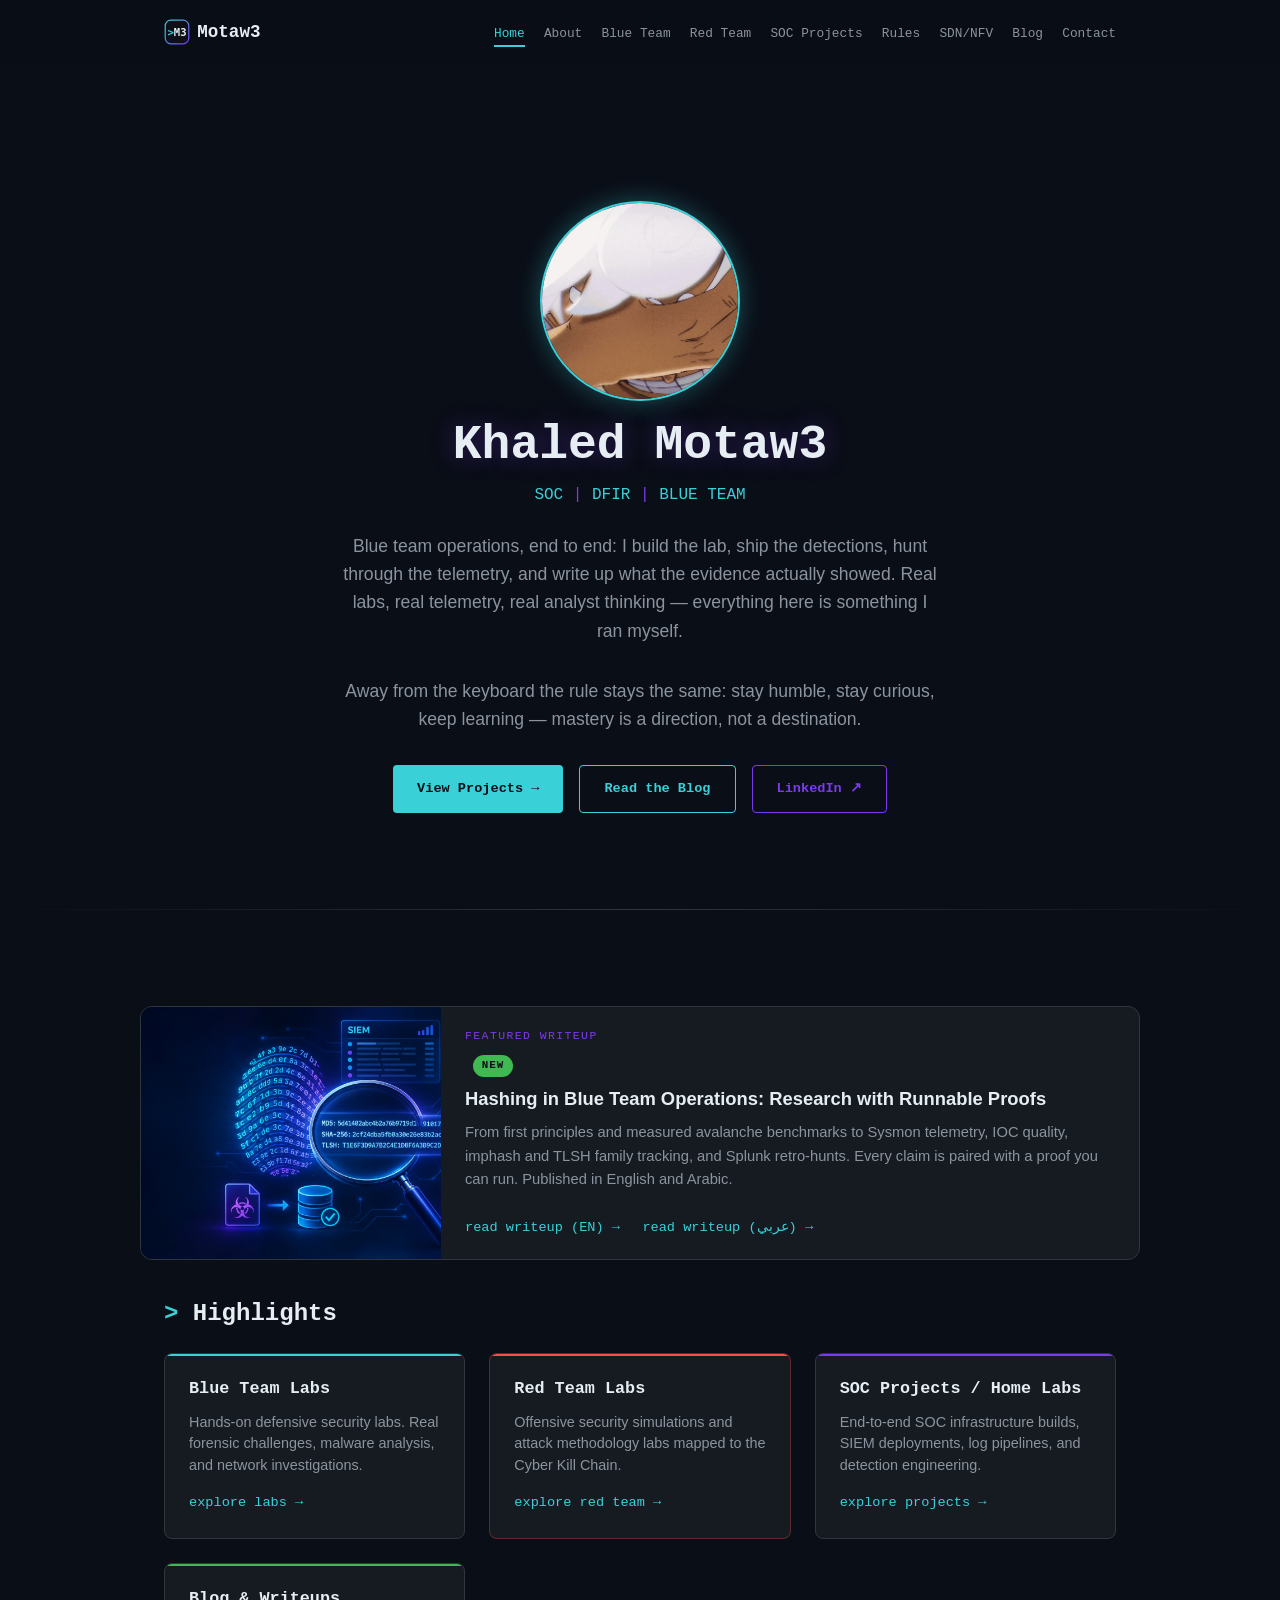
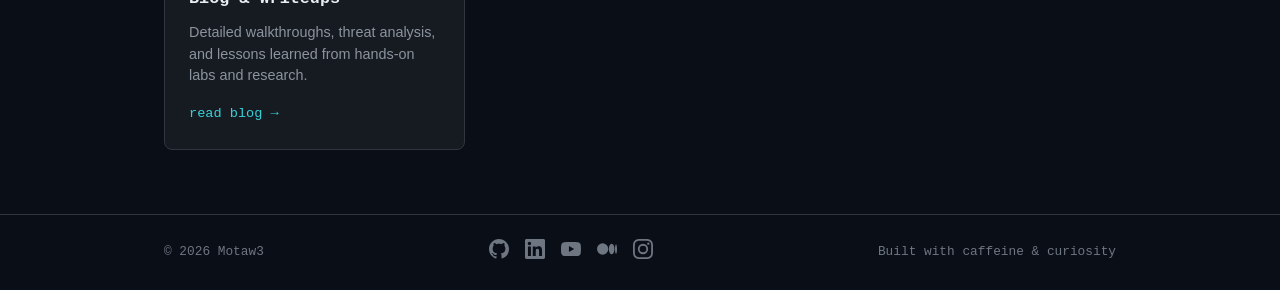
<file: index.html>
<!DOCTYPE html>
<html lang="en">
<head>
    <meta charset="UTF-8">
    <meta name="viewport" content="width=device-width, initial-scale=1.0">
    <title>> Motaw3 > SOC Analyst</title>
    <meta name="description" content="SOC Analyst portfolio - Blue team labs, red team projects, SOC home labs, SDN/NFV research, and cybersecurity writeups.">
    <link rel="preload" href="style.css?v=2" as="style">
    <link rel="stylesheet" href="style.css?v=2">
    <link rel="icon" type="image/svg+xml" href="assets/motaw3-logo.svg">
</head>
<body>
    <nav class="navbar">
        <div class="container">
            <a href="index.html" class="logo" aria-label="Motaw3 - home"><img src="assets/motaw3-logo.svg" alt="" class="logo-mark">Motaw3</a>
            <div class="hamburger">
                <span></span>
                <span></span>
                <span></span>
            </div>
            <ul class="nav-links">
                <li><a href="index.html">Home</a></li>
                <li><a href="about.html">About</a></li>
                <li><a href="blue-team.html">Blue Team</a></li>
                <li><a href="red-team.html">Red Team</a></li>
                <li><a href="soc-projects.html">SOC Projects</a></li>
                <li><a href="rules.html">Rules</a></li>
                <li><a href="sdn-nfv.html">SDN/NFV</a></li>
                <li><a href="blog.html">Blog</a></li>
                <li><a href="contact.html">Contact</a></li>
            </ul>
        </div>
    </nav>

    <main>
        <section class="hero">
            <div class="container">
                <figure class="hero-clip">
                    <video autoplay muted loop playsinline poster="assets/luffy-poster.jpg" aria-label="One Piece - Luffy clip">
                        <source src="assets/onepiece.mp4" type="video/mp4">
                        <img src="assets/onepiece.gif" alt="One Piece - Luffy clip">
                    </video>
                </figure>
                <h1 class="mono hero-name">Khaled Motaw3</h1>
                <p class="subtitle mono">SOC <span class="sep">|</span> DFIR <span class="sep">|</span> BLUE TEAM</p>
                <p class="tagline">Blue team operations, end to end: I build the lab, ship the detections, hunt through the telemetry, and write up what the evidence actually showed. Real labs, real telemetry, real analyst thinking &mdash; everything here is something I ran myself.</p>
                <p class="tagline tagline-close">Away from the keyboard the rule stays the same: stay humble, stay curious, keep learning &mdash; mastery is a direction, not a destination.</p>
                <div class="hero-cta">
                    <a href="soc-projects.html" class="btn btn-primary">View Projects &rarr;</a>
                    <a href="blog.html" class="btn btn-outline">Read the Blog</a>
                    <a href="https://www.linkedin.com/in/khaled-motawea-0861b1265/" target="_blank" rel="noopener" class="btn btn-outline-purple">LinkedIn &#8599;</a>
                </div>
            </div>
        </section>

        <div class="divider"></div>

        <section style="padding: 2rem 0;">
            <div class="container featured-wrap">
                <div class="featured-writeup">
                    <img src="assets/hashing/blog-hero-hashing.jpg" alt="Cover artwork of the hashing in blue team operations writeup" loading="lazy">
                    <div class="featured-body">
                        <span class="featured-kicker">Featured writeup</span><span class="badge-new" data-added="2026-11-28">New</span>
                        <h3>Hashing in Blue Team Operations: Research with Runnable Proofs</h3>
                        <p>From first principles and measured avalanche benchmarks to Sysmon telemetry, IOC quality, imphash and TLSH family tracking, and Splunk retro-hunts. Every claim is paired with a proof you can run. Published in English and Arabic.</p>
                        <div class="featured-links">
                            <a href="hashing-in-security-en.html">read writeup (EN) &rarr;</a>
                            <a href="hashing-in-security-ar.html">read writeup (&#1593;&#1585;&#1576;&#1610;) &rarr;</a>
                        </div>
                    </div>
                </div>
            </div>

            <div class="container" style="padding-top: 2.5rem;">
                <h2 class="section-title">Highlights</h2>
                <div class="card-grid">
                    <div class="card card-blue">
                        <h3 class="mono">Blue Team Labs</h3>
                        <p>Hands-on defensive security labs. Real forensic challenges, malware analysis, and network investigations.</p>
                        <a href="blue-team.html" class="read-more">explore labs →</a>
                    </div>
                    <div class="card card-red">
                        <h3 class="mono">Red Team Labs</h3>
                        <p>Offensive security simulations and attack methodology labs mapped to the Cyber Kill Chain.</p>
                        <a href="red-team.html" class="read-more">explore red team →</a>
                    </div>
                    <div class="card card-purple">
                        <h3 class="mono">SOC Projects / Home Labs</h3>
                        <p>End-to-end SOC infrastructure builds, SIEM deployments, log pipelines, and detection engineering.</p>
                        <a href="soc-projects.html" class="read-more">explore projects →</a>
                    </div>
                    <div class="card card-green">
                        <h3 class="mono">Blog & Writeups</h3>
                        <p>Detailed walkthroughs, threat analysis, and lessons learned from hands-on labs and research.</p>
                        <a href="blog.html" class="read-more">read blog →</a>
                    </div>
                </div>
            </div>
        </section>

    </main>

    <footer class="footer">
        <div class="container">
            <span class="footer-text">© 2026 Motaw3</span>
            <div class="social-links">
                <a href="https://github.com/Khaledak74" target="_blank" rel="noopener" aria-label="GitHub">
                    <svg width="20" height="20" viewBox="0 0 24 24" fill="currentColor"><path d="M12 0C5.37 0 0 5.37 0 12c0 5.31 3.435 9.795 8.205 11.385.6.105.825-.255.825-.57 0-.285-.015-1.23-.015-2.235-3.015.555-3.795-.735-4.035-1.41-.135-.345-.72-1.41-1.23-1.695-.42-.225-1.02-.78-.015-.795.945-.015 1.62.87 1.845 1.23 1.08 1.815 2.805 1.305 3.495.99.105-.78.42-1.305.765-1.605-2.67-.3-5.46-1.335-5.46-5.925 0-1.305.465-2.385 1.23-3.225-.12-.3-.54-1.53.12-3.18 0 0 1.005-.315 3.3 1.23.96-.27 1.98-.405 3-.405s2.04.135 3 .405c2.295-1.56 3.3-1.23 3.3-1.23.66 1.65.24 2.88.12 3.18.765.84 1.23 1.905 1.23 3.225 0 4.605-2.805 5.625-5.475 5.925.435.375.81 1.095.81 2.22 0 1.605-.015 2.895-.015 3.3 0 .315.225.69.825.57A12.02 12.02 0 0024 12c0-6.63-5.37-12-12-12z"/></svg>
                </a>
                <a href="https://www.linkedin.com/in/khaled-motawea-0861b1265/" target="_blank" rel="noopener" aria-label="LinkedIn">
                    <svg width="20" height="20" viewBox="0 0 24 24" fill="currentColor"><path d="M20.447 20.452h-3.554v-5.569c0-1.328-.027-3.037-1.852-3.037-1.853 0-2.136 1.445-2.136 2.939v5.667H9.351V9h3.414v1.561h.046c.477-.9 1.637-1.85 3.37-1.85 3.601 0 4.267 2.37 4.267 5.455v6.286zM5.337 7.433a2.062 2.062 0 01-2.063-2.065 2.064 2.064 0 112.063 2.065zm1.782 13.019H3.555V9h3.564v11.452zM22.225 0H1.771C.792 0 0 .774 0 1.729v20.542C0 23.227.792 24 1.771 24h20.451C23.2 24 24 23.227 24 22.271V1.729C24 .774 23.2 0 22.222 0h.003z"/></svg>
                </a>
                <a href="https://www.youtube.com/@Kmotawea" target="_blank" rel="noopener" aria-label="YouTube">
                    <svg width="20" height="20" viewBox="0 0 24 24" fill="currentColor"><path d="M23.498 6.186a3.016 3.016 0 0 0-2.122-2.136C19.505 3.545 12 3.545 12 3.545s-7.505 0-9.377.505A3.017 3.017 0 0 0 .502 6.186C0 8.07 0 12 0 12s0 3.93.502 5.814a3.016 3.016 0 0 0 2.122 2.136c1.871.505 9.376.505 9.376.505s7.505 0 9.377-.505a3.015 3.015 0 0 0 2.122-2.136C24 15.93 24 12 24 12s0-3.93-.502-5.814zM9.545 15.568V8.432L15.818 12l-6.273 3.568z"/></svg>
                </a>
                <a href="https://medium.com/@motaweak226" target="_blank" rel="noopener" aria-label="Medium">
                    <svg width="20" height="20" viewBox="0 0 24 24" fill="currentColor"><path d="M13.54 12a6.8 6.8 0 0 1-6.77 6.82A6.8 6.8 0 0 1 0 12a6.8 6.8 0 0 1 6.77-6.82A6.8 6.8 0 0 1 13.54 12zM20.96 12c0 3.54-1.51 6.42-3.38 6.42s-3.38-2.88-3.38-6.42 1.51-6.42 3.38-6.42 3.38 2.88 3.38 6.42zM24 12c0 3.17-.53 5.75-1.19 5.75s-1.19-2.58-1.19-5.75.53-5.75 1.19-5.75S24 8.83 24 12z"/></svg>
                </a>
                <a href="https://www.instagram.com/kmotawea16" target="_blank" rel="noopener" aria-label="Instagram">
                    <svg width="20" height="20" viewBox="0 0 24 24" fill="currentColor"><path d="M12 2.163c3.204 0 3.584.012 4.85.07 1.17.054 1.805.249 2.227.412.56.216.96.474 1.38.894.42.42.678.82.894 1.38.163.422.358 1.057.412 2.227.058 1.266.07 1.646.07 4.85s-.012 3.584-.07 4.85c-.054 1.17-.249 1.805-.412 2.227-.216.56-.474.96-.894 1.38-.42.42-.82.678-1.38.894-.422.163-1.057.358-2.227.412-1.266.058-1.646.07-4.85.07s-3.584-.012-4.85-.07c-1.17-.054-1.805-.249-2.227-.412-.56-.216-.96-.474-1.38-.894-.42-.42-.678-.82-.894-1.38-.163-.422-.358-1.057-.412-2.227-.058-1.266-.07-1.646-.07-4.85s.012-3.584.07-4.85c.054-1.17.249-1.805.412-2.227.216-.56.474-.96.894-1.38.42-.42.82-.678 1.38-.894.422-.163 1.057-.358 2.227-.412 1.266-.058 1.646-.07 4.85-.07zM12 0C8.741 0 8.333.014 7.053.072 5.775.132 4.905.333 4.14.63c-.789.306-1.459.717-2.126 1.384S.935 3.35.63 4.14C.333 4.905.132 5.775.072 7.053.014 8.333 0 8.741 0 12s.014 3.667.072 4.947c.06 1.277.261 2.148.558 2.913.306.788.717 1.459 1.384 2.126s1.384 1.078 2.126 1.384c.766.296 1.636.499 2.913.558C8.333 23.986 8.741 24 12 24s3.667-.014 4.947-.072c1.277-.06 2.148-.262 2.913-.558.788-.306 1.459-.717 2.126-1.384s1.078-1.384 1.384-2.126c.296-.765.499-1.636.558-2.913.058-1.28.072-1.687.072-4.947s-.014-3.667-.072-4.947c-.06-1.277-.262-2.148-.558-2.913-.306-.788-.717-1.459-1.384-2.126s-1.384-1.078-2.126-1.384c-.765-.296-1.636-.499-2.913-.558C15.667.014 15.259 0 12 0zm0 5.838a6.162 6.162 0 100 12.324 6.162 6.162 0 000-12.324zM12 16a4 4 0 110-8 4 4 0 010 8zm6.406-11.845a1.44 1.44 0 100 2.881 1.44 1.44 0 000-2.881z"/></svg>
                </a>
            </div>
            <span class="footer-text">Built with caffeine & curiosity</span>
        </div>
    </footer>

    <script src="main.js?v=2"></script>
    <script>
        // "New" badges: show only while the item is fresh.
        // Convention: <span class="badge-new" data-added="YYYY-MM-DD">New</span>
        // Any new writeup/project/card gets this span with its publish date;
        // it hides automatically after 30 days.
        (function () {
            var DAYS = 30, now = Date.now();
            document.querySelectorAll('.badge-new[data-added]').forEach(function (b) {
                var t = Date.parse(b.getAttribute('data-added') + 'T00:00:00');
                if (isNaN(t) || now - t > DAYS * 864e5) b.classList.add('badge-hidden');
            });
        })();
    </script>
</body>
</html>
</file>
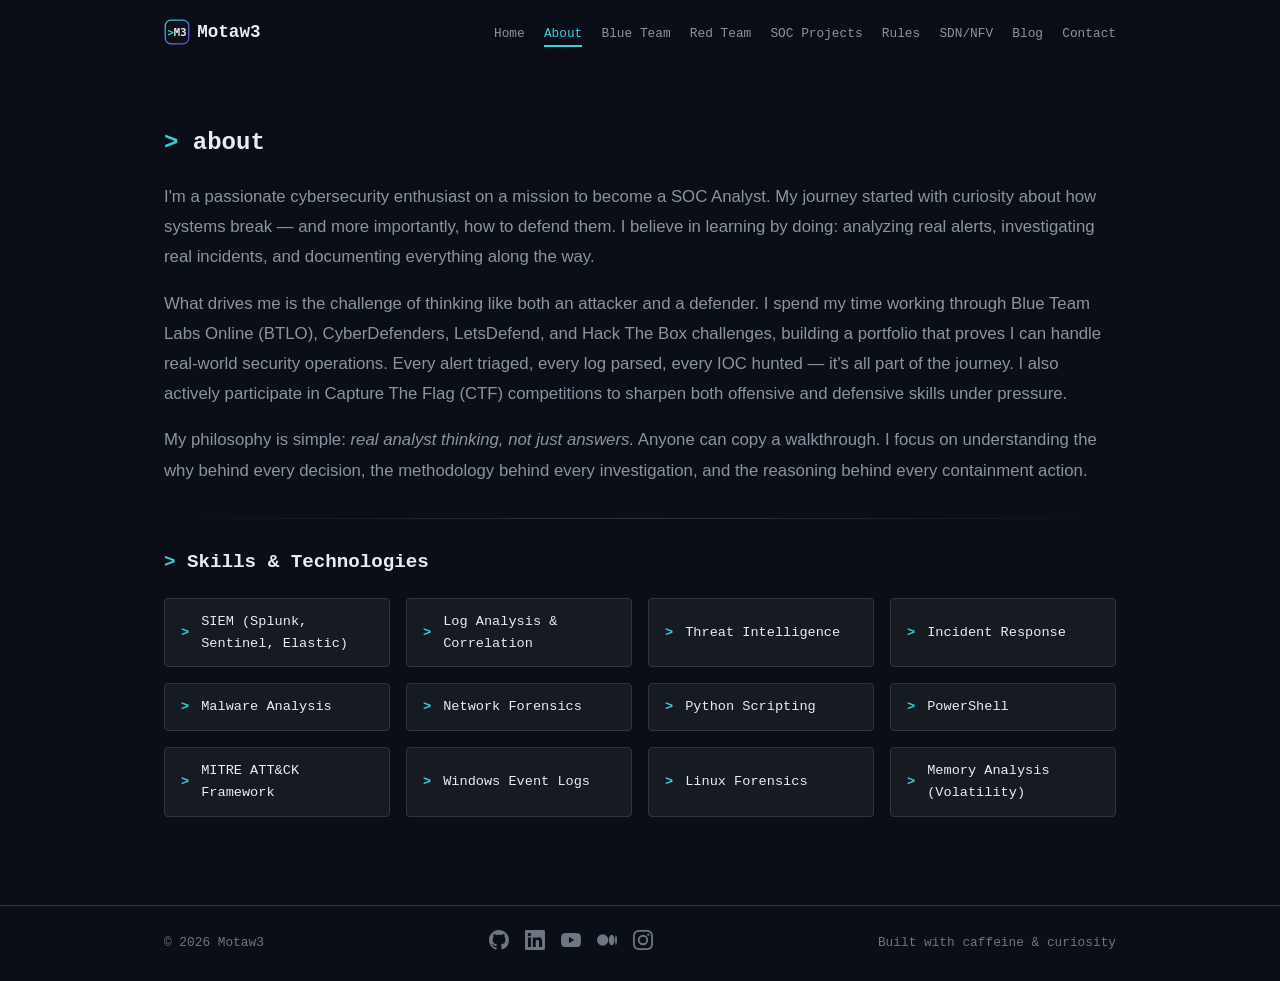
<file: about.html>
<!DOCTYPE html>
<html lang="en">
<head>
    <meta charset="UTF-8">
    <meta name="viewport" content="width=device-width, initial-scale=1.0">
    <title>About > Motaw3</title>
    <meta name="description" content="About Motaw3 - SOC Analyst, Blue Team Defender, and Threat Hunter.">
    <link rel="preload" href="style.css?v=2" as="style">
    <link rel="stylesheet" href="style.css?v=2">
    <link rel="icon" type="image/svg+xml" href="assets/motaw3-logo.svg">
</head>
<body>
    <nav class="navbar">
        <div class="container">
            <a href="index.html" class="logo" aria-label="Motaw3 - home"><img src="assets/motaw3-logo.svg" alt="" class="logo-mark">Motaw3</a>
            <div class="hamburger">
                <span></span>
                <span></span>
                <span></span>
            </div>
            <ul class="nav-links">
                <li><a href="index.html">Home</a></li>
                <li><a href="about.html">About</a></li>
                <li><a href="blue-team.html">Blue Team</a></li>
                <li><a href="red-team.html">Red Team</a></li>
                <li><a href="soc-projects.html">SOC Projects</a></li>
		<li><a href="rules.html">Rules</a></li>
                <li><a href="sdn-nfv.html">SDN/NFV</a></li>
                <li><a href="blog.html">Blog</a></li>
                <li><a href="contact.html">Contact</a></li>
            </ul>
        </div>
    </nav>

    <main>
        <section class="about-section">
            <div class="container">
                <h1 class="section-title">about</h1>

                <div class="about-text">
                    <p>I'm a passionate cybersecurity enthusiast on a mission to become a SOC Analyst. My journey started with curiosity about how systems break — and more importantly, how to defend them. I believe in learning by doing: analyzing real alerts, investigating real incidents, and documenting everything along the way.</p>

                    <p>What drives me is the challenge of thinking like both an attacker and a defender. I spend my time working through Blue Team Labs Online (BTLO), CyberDefenders, LetsDefend, and Hack The Box challenges, building a portfolio that proves I can handle real-world security operations. Every alert triaged, every log parsed, every IOC hunted — it's all part of the journey. I also actively participate in Capture The Flag (CTF) competitions to sharpen both offensive and defensive skills under pressure.</p>

                    <p>My philosophy is simple: <em>real analyst thinking, not just answers.</em> Anyone can copy a walkthrough. I focus on understanding the why behind every decision, the methodology behind every investigation, and the reasoning behind every containment action.</p>
                </div>

                <div class="divider"></div>

                <h2 class="section-title" style="font-size: 1.2rem;">Skills & Technologies</h2>
                <div class="skills-grid">
                    <div class="skill-item">SIEM (Splunk, Sentinel, Elastic)</div>
                    <div class="skill-item">Log Analysis & Correlation</div>
                    <div class="skill-item">Threat Intelligence</div>
                    <div class="skill-item">Incident Response</div>
                    <div class="skill-item">Malware Analysis</div>
                    <div class="skill-item">Network Forensics</div>
                    <div class="skill-item">Python Scripting</div>
                    <div class="skill-item">PowerShell</div>
                    <div class="skill-item">MITRE ATT&CK Framework</div>
                    <div class="skill-item">Windows Event Logs</div>
                    <div class="skill-item">Linux Forensics</div>
                    <div class="skill-item">Memory Analysis (Volatility)</div>
                </div>
            </div>
        </section>
    </main>

    <footer class="footer">
        <div class="container">
            <span class="footer-text">© 2026 Motaw3</span>
            <div class="social-links">
                <a href="https://github.com/Khaledak74" target="_blank" rel="noopener" aria-label="GitHub">
                    <svg width="20" height="20" viewBox="0 0 24 24" fill="currentColor"><path d="M12 0C5.37 0 0 5.37 0 12c0 5.31 3.435 9.795 8.205 11.385.6.105.825-.255.825-.57 0-.285-.015-1.23-.015-2.235-3.015.555-3.795-.735-4.035-1.41-.135-.345-.72-1.41-1.23-1.695-.42-.225-1.02-.78-.015-.795.945-.015 1.62.87 1.845 1.23 1.08 1.815 2.805 1.305 3.495.99.105-.78.42-1.305.765-1.605-2.67-.3-5.46-1.335-5.46-5.925 0-1.305.465-2.385 1.23-3.225-.12-.3-.54-1.53.12-3.18 0 0 1.005-.315 3.3 1.23.96-.27 1.98-.405 3-.405s2.04.135 3 .405c2.295-1.56 3.3-1.23 3.3-1.23.66 1.65.24 2.88.12 3.18.765.84 1.23 1.905 1.23 3.225 0 4.605-2.805 5.625-5.475 5.925.435.375.81 1.095.81 2.22 0 1.605-.015 2.895-.015 3.3 0 .315.225.69.825.57A12.02 12.02 0 0024 12c0-6.63-5.37-12-12-12z"/></svg>
                </a>
                <a href="https://www.linkedin.com/in/khaled-motawea-0861b1265/" target="_blank" rel="noopener" aria-label="LinkedIn">
                    <svg width="20" height="20" viewBox="0 0 24 24" fill="currentColor"><path d="M20.447 20.452h-3.554v-5.569c0-1.328-.027-3.037-1.852-3.037-1.853 0-2.136 1.445-2.136 2.939v5.667H9.351V9h3.414v1.561h.046c.477-.9 1.637-1.85 3.37-1.85 3.601 0 4.267 2.37 4.267 5.455v6.286zM5.337 7.433a2.062 2.062 0 01-2.063-2.065 2.064 2.064 0 112.063 2.065zm1.782 13.019H3.555V9h3.564v11.452zM22.225 0H1.771C.792 0 0 .774 0 1.729v20.542C0 23.227.792 24 1.771 24h20.451C23.2 24 24 23.227 24 22.271V1.729C24 .774 23.2 0 22.222 0h.003z"/></svg>
                </a>
                <a href="https://www.youtube.com/@Kmotawea" target="_blank" rel="noopener" aria-label="YouTube">
                    <svg width="20" height="20" viewBox="0 0 24 24" fill="currentColor"><path d="M23.498 6.186a3.016 3.016 0 0 0-2.122-2.136C19.505 3.545 12 3.545 12 3.545s-7.505 0-9.377.505A3.017 3.017 0 0 0 .502 6.186C0 8.07 0 12 0 12s0 3.93.502 5.814a3.016 3.016 0 0 0 2.122 2.136c1.871.505 9.376.505 9.376.505s7.505 0 9.377-.505a3.015 3.015 0 0 0 2.122-2.136C24 15.93 24 12 24 12s0-3.93-.502-5.814zM9.545 15.568V8.432L15.818 12l-6.273 3.568z"/></svg>
                </a>
                <a href="https://medium.com/@motaweak226" target="_blank" rel="noopener" aria-label="Medium">
                    <svg width="20" height="20" viewBox="0 0 24 24" fill="currentColor"><path d="M13.54 12a6.8 6.8 0 0 1-6.77 6.82A6.8 6.8 0 0 1 0 12a6.8 6.8 0 0 1 6.77-6.82A6.8 6.8 0 0 1 13.54 12zM20.96 12c0 3.54-1.51 6.42-3.38 6.42s-3.38-2.88-3.38-6.42 1.51-6.42 3.38-6.42 3.38 2.88 3.38 6.42zM24 12c0 3.17-.53 5.75-1.19 5.75s-1.19-2.58-1.19-5.75.53-5.75 1.19-5.75S24 8.83 24 12z"/></svg>
                </a>
                <a href="https://www.instagram.com/kmotawea16" target="_blank" rel="noopener" aria-label="Instagram">
                    <svg width="20" height="20" viewBox="0 0 24 24" fill="currentColor"><path d="M12 2.163c3.204 0 3.584.012 4.85.07 1.17.054 1.805.249 2.227.412.56.216.96.474 1.38.894.42.42.678.82.894 1.38.163.422.358 1.057.412 2.227.058 1.266.07 1.646.07 4.85s-.012 3.584-.07 4.85c-.054 1.17-.249 1.805-.412 2.227-.216.56-.474.96-.894 1.38-.42.42-.82.678-1.38.894-.422.163-1.057.358-2.227.412-1.266.058-1.646.07-4.85.07s-3.584-.012-4.85-.07c-1.17-.054-1.805-.249-2.227-.412-.56-.216-.96-.474-1.38-.894-.42-.42-.678-.82-.894-1.38-.163-.422-.358-1.057-.412-2.227-.058-1.266-.07-1.646-.07-4.85s.012-3.584.07-4.85c.054-1.17.249-1.805.412-2.227.216-.56.474-.96.894-1.38.42-.42.82-.678 1.38-.894.422-.163 1.057-.358 2.227-.412 1.266-.058 1.646-.07 4.85-.07zM12 0C8.741 0 8.333.014 7.053.072 5.775.132 4.905.333 4.14.63c-.789.306-1.459.717-2.126 1.384S.935 3.35.63 4.14C.333 4.905.132 5.775.072 7.053.014 8.333 0 8.741 0 12s.014 3.667.072 4.947c.06 1.277.261 2.148.558 2.913.306.788.717 1.459 1.384 2.126s1.384 1.078 2.126 1.384c.766.296 1.636.499 2.913.558C8.333 23.986 8.741 24 12 24s3.667-.014 4.947-.072c1.277-.06 2.148-.262 2.913-.558.788-.306 1.459-.717 2.126-1.384s1.078-1.384 1.384-2.126c.296-.765.499-1.636.558-2.913.058-1.28.072-1.687.072-4.947s-.014-3.667-.072-4.947c-.06-1.277-.262-2.148-.558-2.913-.306-.788-.717-1.459-1.384-2.126s-1.384-1.078-2.126-1.384c-.765-.296-1.636-.499-2.913-.558C15.667.014 15.259 0 12 0zm0 5.838a6.162 6.162 0 100 12.324 6.162 6.162 0 000-12.324zM12 16a4 4 0 110-8 4 4 0 010 8zm6.406-11.845a1.44 1.44 0 100 2.881 1.44 1.44 0 000-2.881z"/></svg>
                </a>
            </div>
            <span class="footer-text">Built with caffeine & curiosity</span>
        </div>
    </footer>

    <script src="main.js?v=2"></script>
</body>
</html>
</file>
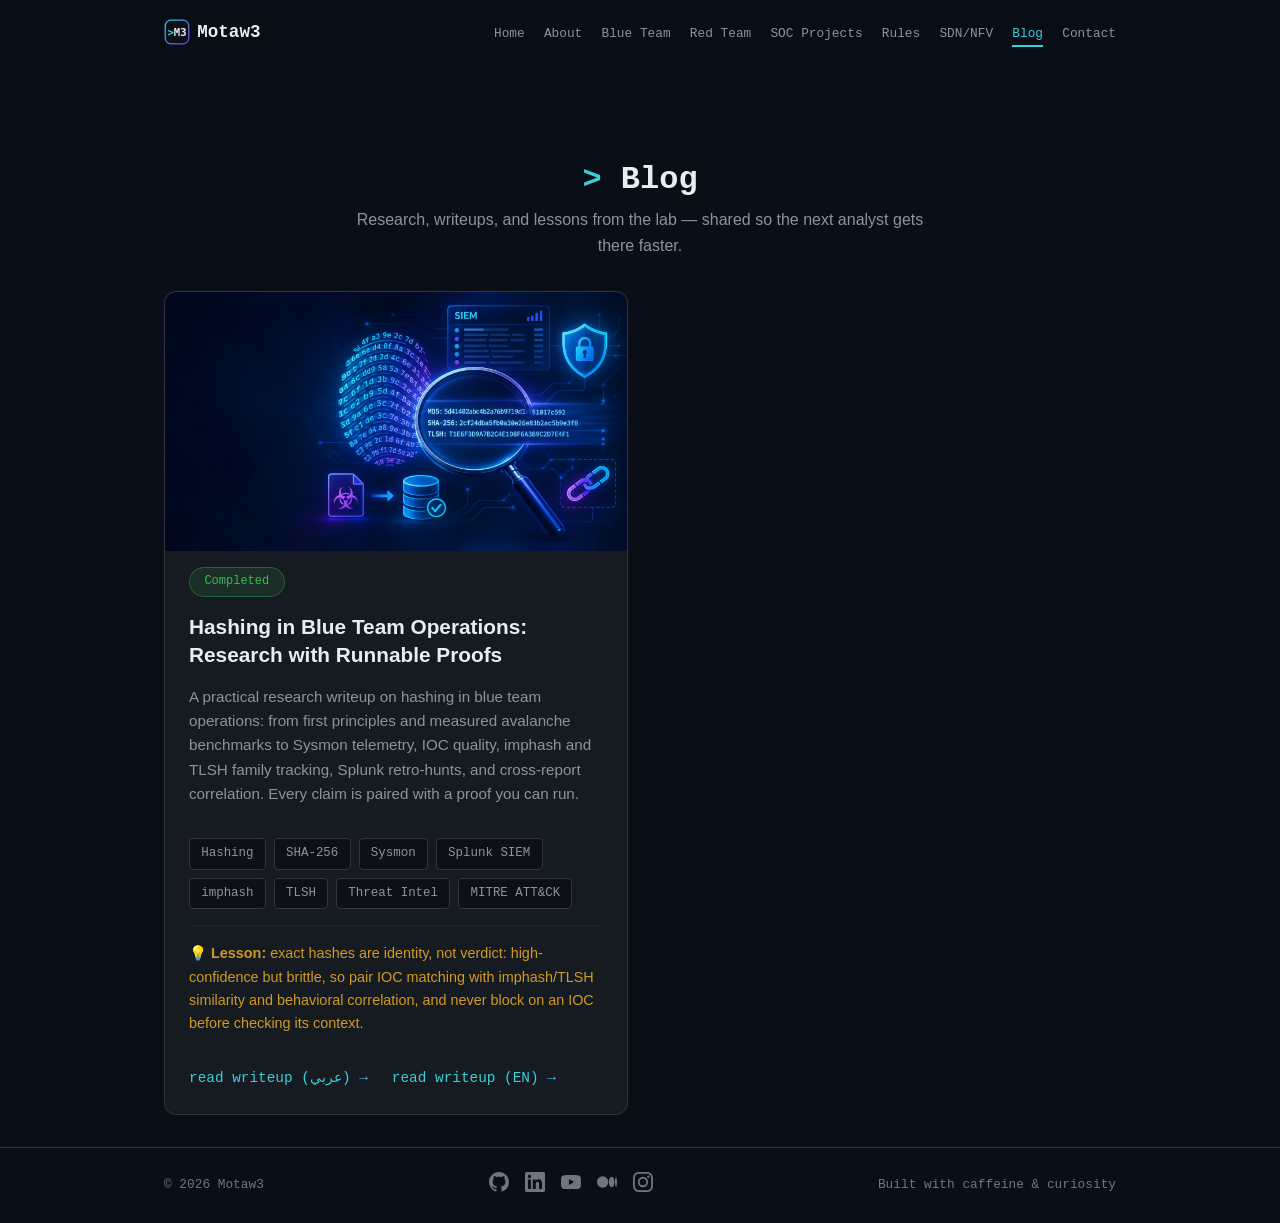
<file: blog.html>
<!DOCTYPE html>
<html lang="en">
<head>
    <meta charset="UTF-8">
    <meta name="viewport" content="width=device-width, initial-scale=1.0">
    <title>Blog > Motaw3</title>
    <link rel="preload" href="style.css?v=2" as="style">
    <link rel="stylesheet" href="style.css?v=2">
    <link rel="icon" type="image/svg+xml" href="assets/motaw3-logo.svg">
</head>
<body>
    <nav class="navbar">
        <div class="container">
            <a href="index.html" class="logo" aria-label="Motaw3 - home"><img src="assets/motaw3-logo.svg" alt="" class="logo-mark">Motaw3</a>
            <div class="hamburger">
                <span></span>
                <span></span>
                <span></span>
            </div>
            <ul class="nav-links">
                <li><a href="index.html">Home</a></li>
                <li><a href="about.html">About</a></li>
                <li><a href="blue-team.html">Blue Team</a></li>
                <li><a href="red-team.html">Red Team</a></li>
                <li><a href="soc-projects.html">SOC Projects</a></li>
		<li><a href="rules.html">Rules</a></li>
                <li><a href="sdn-nfv.html">SDN/NFV</a></li>
                <li><a href="blog.html">Blog</a></li>
                <li><a href="contact.html">Contact</a></li>
            </ul>
        </div>
    </nav>

    <main>
        <section class="container">
            <div class="page-header">
                <h1 class="section-title">Blog</h1>
                <p>Research, writeups, and lessons from the lab &mdash; shared so the next analyst gets there faster.</p>
            </div>

            <div class="blog-list">
                <article class="blog-card">
                    <img class="blog-card-img" src="assets/hashing/blog-hero-hashing.jpg" alt="Cover artwork: a fingerprint of hex characters under a magnifying lens resolving into MD5, SHA-256 and TLSH strings, beside a SIEM panel, a shield, and a malware file matched against a database">
                    <span class="blog-card-badge">Completed</span>
                    <h2 class="blog-card-title">Hashing in Blue Team Operations: Research with Runnable Proofs</h2>
                    <p class="blog-card-desc">A practical research writeup on hashing in blue team operations: from first principles and measured avalanche benchmarks to Sysmon telemetry, IOC quality, imphash and TLSH family tracking, Splunk retro-hunts, and cross-report correlation. Every claim is paired with a proof you can run.</p>
                    <div class="blog-card-tags">
                        <span>Hashing</span>
                        <span>SHA-256</span>
                        <span>Sysmon</span>
                        <span>Splunk SIEM</span>
                        <span>imphash</span>
                        <span>TLSH</span>
                        <span>Threat Intel</span>
                        <span>MITRE ATT&amp;CK</span>
                    </div>
                    <p class="blog-card-lesson"><span class="lesson-label">&#128161; Lesson:</span> exact hashes are identity, not verdict: high-confidence but brittle, so pair IOC matching with imphash/TLSH similarity and behavioral correlation, and never block on an IOC before checking its context.</p>
                    <div class="blog-card-links">
                        <a class="blog-card-link" href="hashing-in-security-ar.html">read writeup (عربي) &rarr;</a>
                        <a class="blog-card-link" href="hashing-in-security-en.html">read writeup (EN) &rarr;</a>
                    </div>
                </article>
            </div>
        </section>
    </main>

    <footer class="footer">
        <div class="container">
            <span class="footer-text">© 2026 Motaw3</span>
            <div class="social-links">
                <a href="https://github.com/Khaledak74" target="_blank" rel="noopener" aria-label="GitHub">
                    <svg width="20" height="20" viewBox="0 0 24 24" fill="currentColor"><path d="M12 0C5.37 0 0 5.37 0 12c0 5.31 3.435 9.795 8.205 11.385.6.105.825-.255.825-.57 0-.285-.015-1.23-.015-2.235-3.015.555-3.795-.735-4.035-1.41-.135-.345-.72-1.41-1.23-1.695-.42-.225-1.02-.78-.015-.795.945-.015 1.62.87 1.845 1.23 1.08 1.815 2.805 1.305 3.495.99.105-.78.42-1.305.765-1.605-2.67-.3-5.46-1.335-5.46-5.925 0-1.305.465-2.385 1.23-3.225-.12-.3-.54-1.53.12-3.18 0 0 1.005-.315 3.3 1.23.96-.27 1.98-.405 3-.405s2.04.135 3 .405c2.295-1.56 3.3-1.23 3.3-1.23.66 1.65.24 2.88.12 3.18.765.84 1.23 1.905 1.23 3.225 0 4.605-2.805 5.625-5.475 5.925.435.375.81 1.095.81 2.22 0 1.605-.015 2.895-.015 3.3 0 .315.225.69.825.57A12.02 12.02 0 0024 12c0-6.63-5.37-12-12-12z"/></svg>
                </a>
                <a href="https://www.linkedin.com/in/khaled-motawea-0861b1265/" target="_blank" rel="noopener" aria-label="LinkedIn">
                    <svg width="20" height="20" viewBox="0 0 24 24" fill="currentColor"><path d="M20.447 20.452h-3.554v-5.569c0-1.328-.027-3.037-1.852-3.037-1.853 0-2.136 1.445-2.136 2.939v5.667H9.351V9h3.414v1.561h.046c.477-.9 1.637-1.85 3.37-1.85 3.601 0 4.267 2.37 4.267 5.455v6.286zM5.337 7.433a2.062 2.062 0 01-2.063-2.065 2.064 2.064 0 112.063 2.065zm1.782 13.019H3.555V9h3.564v11.452zM22.225 0H1.771C.792 0 0 .774 0 1.729v20.542C0 23.227.792 24 1.771 24h20.451C23.2 24 24 23.227 24 22.271V1.729C24 .774 23.2 0 22.222 0h.003z"/></svg>
                </a>
                <a href="https://www.youtube.com/@Kmotawea" target="_blank" rel="noopener" aria-label="YouTube">
                    <svg width="20" height="20" viewBox="0 0 24 24" fill="currentColor"><path d="M23.498 6.186a3.016 3.016 0 0 0-2.122-2.136C19.505 3.545 12 3.545 12 3.545s-7.505 0-9.377.505A3.017 3.017 0 0 0 .502 6.186C0 8.07 0 12 0 12s0 3.93.502 5.814a3.016 3.016 0 0 0 2.122 2.136c1.871.505 9.376.505 9.376.505s7.505 0 9.377-.505a3.015 3.015 0 0 0 2.122-2.136C24 15.93 24 12 24 12s0-3.93-.502-5.814zM9.545 15.568V8.432L15.818 12l-6.273 3.568z"/></svg>
                </a>
                <a href="https://medium.com/@motaweak226" target="_blank" rel="noopener" aria-label="Medium">
                    <svg width="20" height="20" viewBox="0 0 24 24" fill="currentColor"><path d="M13.54 12a6.8 6.8 0 0 1-6.77 6.82A6.8 6.8 0 0 1 0 12a6.8 6.8 0 0 1 6.77-6.82A6.8 6.8 0 0 1 13.54 12zM20.96 12c0 3.54-1.51 6.42-3.38 6.42s-3.38-2.88-3.38-6.42 1.51-6.42 3.38-6.42 3.38 2.88 3.38 6.42zM24 12c0 3.17-.53 5.75-1.19 5.75s-1.19-2.58-1.19-5.75.53-5.75 1.19-5.75S24 8.83 24 12z"/></svg>
                </a>
                <a href="https://www.instagram.com/kmotawea16" target="_blank" rel="noopener" aria-label="Instagram">
                    <svg width="20" height="20" viewBox="0 0 24 24" fill="currentColor"><path d="M12 2.163c3.204 0 3.584.012 4.85.07 1.17.054 1.805.249 2.227.412.56.216.96.474 1.38.894.42.42.678.82.894 1.38.163.422.358 1.057.412 2.227.058 1.266.07 1.646.07 4.85s-.012 3.584-.07 4.85c-.054 1.17-.249 1.805-.412 2.227-.216.56-.474.96-.894 1.38-.42.42-.82.678-1.38.894-.422.163-1.057.358-2.227.412-1.266.058-1.646.07-4.85.07s-3.584-.012-4.85-.07c-1.17-.054-1.805-.249-2.227-.412-.56-.216-.96-.474-1.38-.894-.42-.42-.678-.82-.894-1.38-.163-.422-.358-1.057-.412-2.227-.058-1.266-.07-1.646-.07-4.85s.012-3.584.07-4.85c.054-1.17.249-1.805.412-2.227.216-.56.474-.96.894-1.38.42-.42.82-.678 1.38-.894.422-.163 1.057-.358 2.227-.412 1.266-.058 1.646-.07 4.85-.07zM12 0C8.741 0 8.333.014 7.053.072 5.775.132 4.905.333 4.14.63c-.789.306-1.459.717-2.126 1.384S.935 3.35.63 4.14C.333 4.905.132 5.775.072 7.053.014 8.333 0 8.741 0 12s.014 3.667.072 4.947c.06 1.277.261 2.148.558 2.913.306.788.717 1.459 1.384 2.126s1.384 1.078 2.126 1.384c.766.296 1.636.499 2.913.558C8.333 23.986 8.741 24 12 24s3.667-.014 4.947-.072c1.277-.06 2.148-.262 2.913-.558.788-.306 1.459-.717 2.126-1.384s1.078-1.384 1.384-2.126c.296-.765.499-1.636.558-2.913.058-1.28.072-1.687.072-4.947s-.014-3.667-.072-4.947c-.06-1.277-.262-2.148-.558-2.913-.306-.788-.717-1.459-1.384-2.126s-1.384-1.078-2.126-1.384c-.765-.296-1.636-.499-2.913-.558C15.667.014 15.259 0 12 0zm0 5.838a6.162 6.162 0 100 12.324 6.162 6.162 0 000-12.324zM12 16a4 4 0 110-8 4 4 0 010 8zm6.406-11.845a1.44 1.44 0 100 2.881 1.44 1.44 0 000-2.881z"/></svg>
                </a>
            </div>
            <span class="footer-text">Built with caffeine & curiosity</span>
        </div>
    </footer>

    <script src="main.js?v=2"></script>
</body>
</html>
</file>
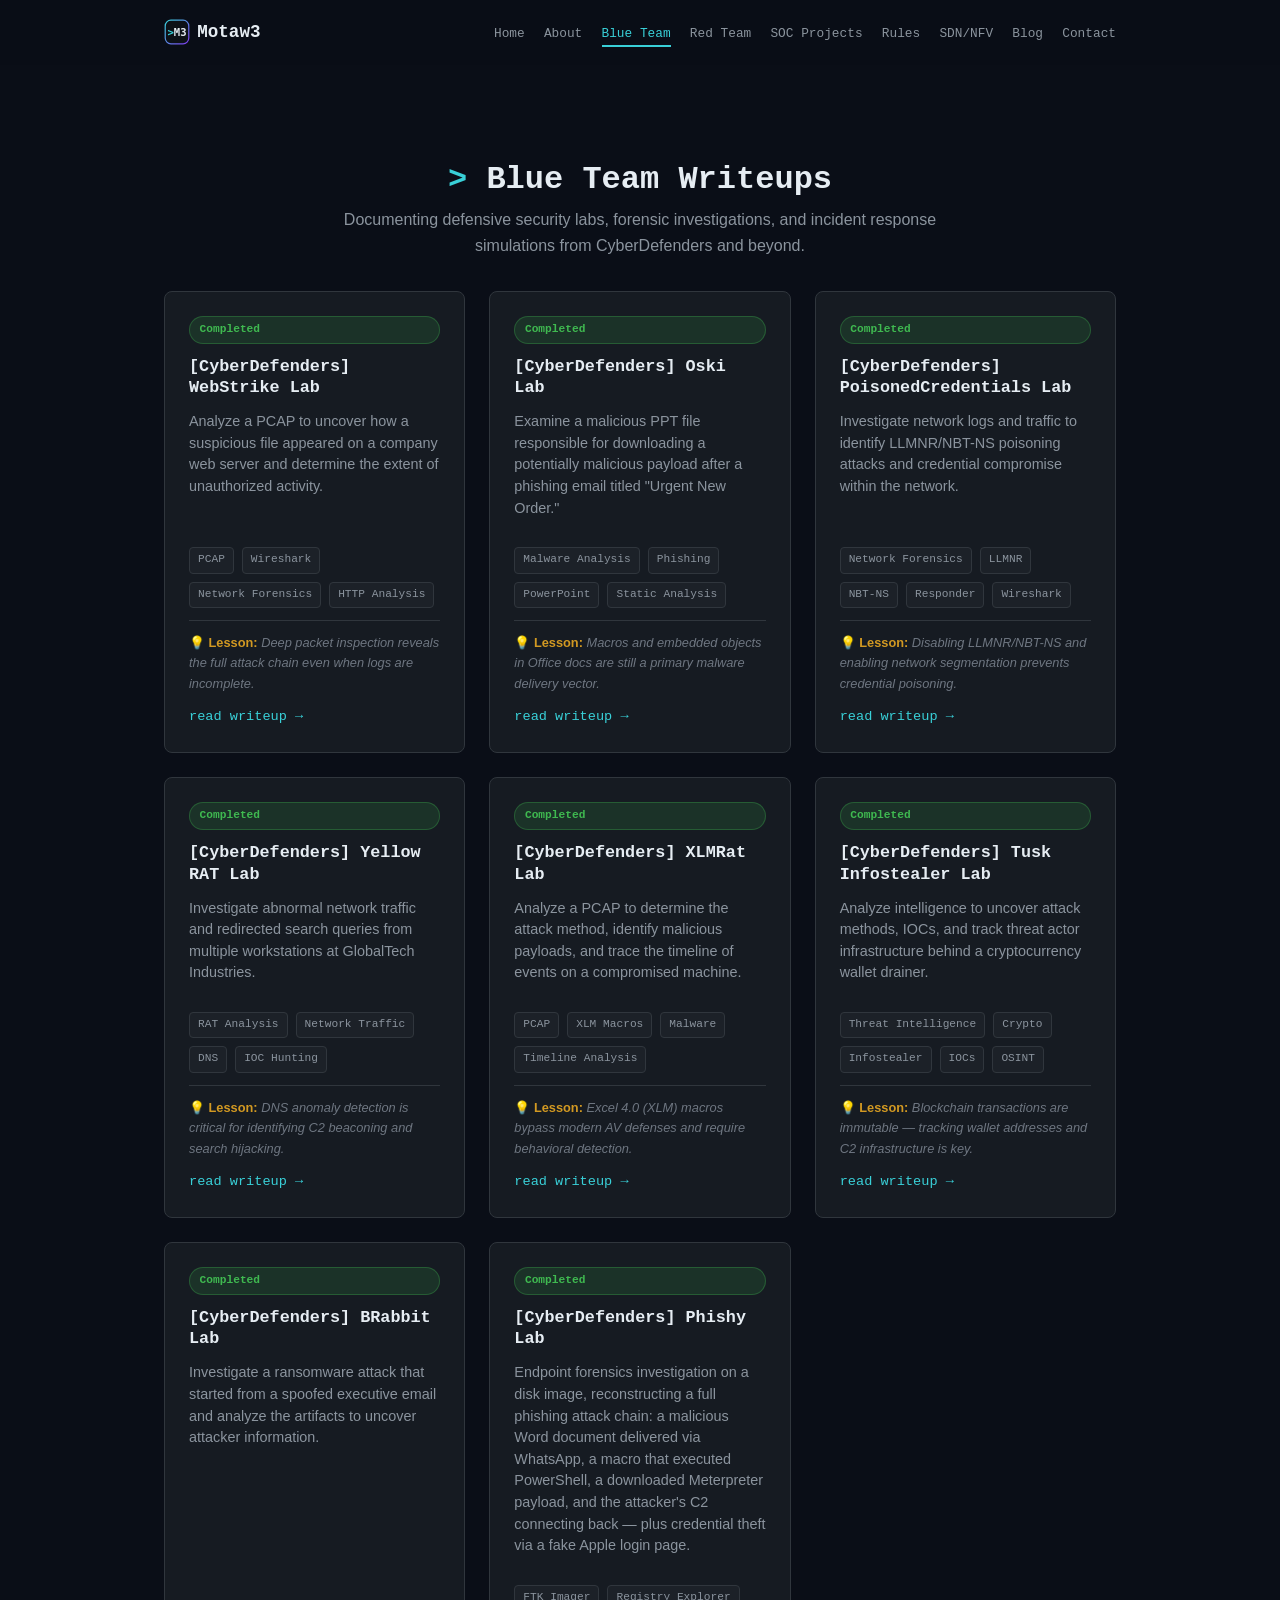
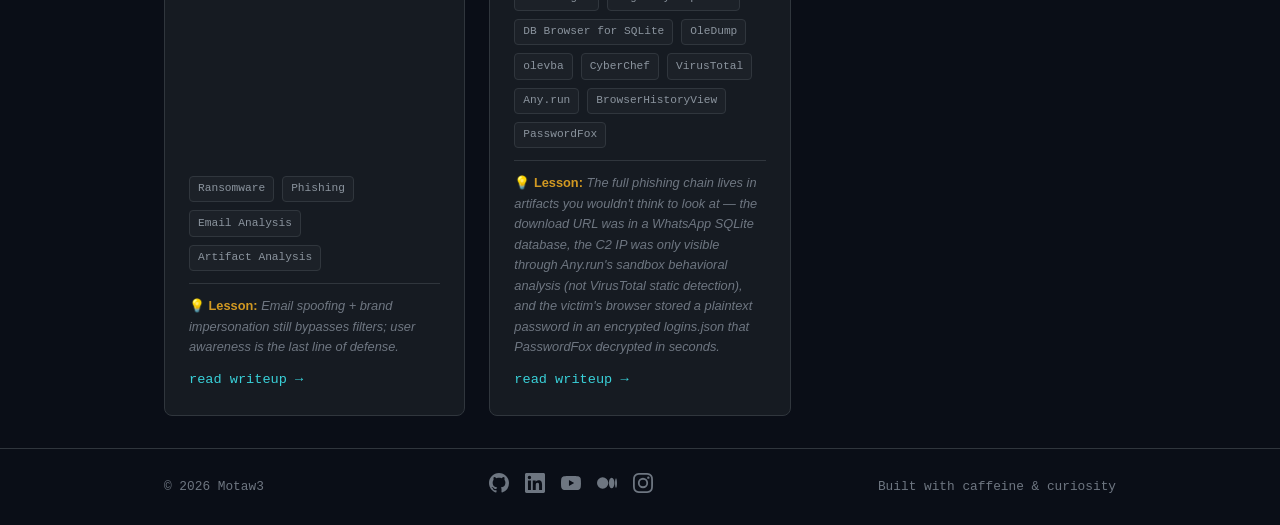
<file: blue-team.html>
<!DOCTYPE html>
<html lang="en">
<head>
    <meta charset="UTF-8">
    <meta name="viewport" content="width=device-width, initial-scale=1.0">
    <title>Blue Team > Motaw3</title>
    <link rel="preload" href="style.css?v=2" as="style">
    <link rel="stylesheet" href="style.css?v=2">
    <link rel="icon" type="image/svg+xml" href="assets/motaw3-logo.svg">
</head>
<body>
    <nav class="navbar">
        <div class="container">
            <a href="index.html" class="logo" aria-label="Motaw3 - home"><img src="assets/motaw3-logo.svg" alt="" class="logo-mark">Motaw3</a>
            <div class="hamburger">
                <span></span>
                <span></span>
                <span></span>
            </div>
            <ul class="nav-links">
                <li><a href="index.html">Home</a></li>
                <li><a href="about.html">About</a></li>
                <li><a href="blue-team.html">Blue Team</a></li>
                <li><a href="red-team.html">Red Team</a></li>
                <li><a href="soc-projects.html">SOC Projects</a></li>
		<li><a href="rules.html">Rules</a></li>
                <li><a href="sdn-nfv.html">SDN/NFV</a></li>
                <li><a href="blog.html">Blog</a></li>
                <li><a href="contact.html">Contact</a></li>
            </ul>
        </div>
    </nav>

    <main>
        <section class="container">
            <div class="page-header">
                <h1 class="section-title">Blue Team Writeups</h1>
                <p>Documenting defensive security labs, forensic investigations, and incident response simulations from CyberDefenders and beyond.</p>
            </div>

            <div class="card-grid">
                <div class="card">
                    <div class="badge badge-completed">Completed</div>
                    <h3 class="mono">[CyberDefenders] WebStrike Lab</h3>
                    <p>Analyze a PCAP to uncover how a suspicious file appeared on a company web server and determine the extent of unauthorized activity.</p>
                    <div class="tags">
                        <span class="tag">PCAP</span>
                        <span class="tag">Wireshark</span>
                        <span class="tag">Network Forensics</span>
                        <span class="tag">HTTP Analysis</span>
                    </div>
                    <div class="lesson">Deep packet inspection reveals the full attack chain even when logs are incomplete.</div>
                    <a href="https://medium.com/@motaweak226/cyberdefenders-write-up-webstrike-lab-e0700d0d9cd8" target="_blank" class="read-more">read writeup →</a>
                </div>

                <div class="card">
                    <div class="badge badge-completed">Completed</div>
                    <h3 class="mono">[CyberDefenders] Oski Lab</h3>
                    <p>Examine a malicious PPT file responsible for downloading a potentially malicious payload after a phishing email titled "Urgent New Order."</p>
                    <div class="tags">
                        <span class="tag">Malware Analysis</span>
                        <span class="tag">Phishing</span>
                        <span class="tag">PowerPoint</span>
                        <span class="tag">Static Analysis</span>
                    </div>
                    <div class="lesson">Macros and embedded objects in Office docs are still a primary malware delivery vector.</div>
                    <a href="https://medium.com/@motaweak226/cyberdefenders-write-up-oski-lab-490522520a8d" target="_blank" class="read-more">read writeup →</a>
                </div>

                <div class="card">
                    <div class="badge badge-completed">Completed</div>
                    <h3 class="mono">[CyberDefenders] PoisonedCredentials Lab</h3>
                    <p>Investigate network logs and traffic to identify LLMNR/NBT-NS poisoning attacks and credential compromise within the network.</p>
                    <div class="tags">
                        <span class="tag">Network Forensics</span>
                        <span class="tag">LLMNR</span>
                        <span class="tag">NBT-NS</span>
                        <span class="tag">Responder</span>
                        <span class="tag">Wireshark</span>
                    </div>
                    <div class="lesson">Disabling LLMNR/NBT-NS and enabling network segmentation prevents credential poisoning.</div>
                    <a href="https://medium.com/@motaweak226/cyberdefenders-write-up-poisonedcredentials-lab-1f15a2ba04cb" target="_blank" class="read-more">read writeup →</a>
                </div>

                <div class="card">
                    <div class="badge badge-completed">Completed</div>
                    <h3 class="mono">[CyberDefenders] Yellow RAT Lab</h3>
                    <p>Investigate abnormal network traffic and redirected search queries from multiple workstations at GlobalTech Industries.</p>
                    <div class="tags">
                        <span class="tag">RAT Analysis</span>
                        <span class="tag">Network Traffic</span>
                        <span class="tag">DNS</span>
                        <span class="tag">IOC Hunting</span>
                    </div>
                    <div class="lesson">DNS anomaly detection is critical for identifying C2 beaconing and search hijacking.</div>
                    <a href="https://medium.com/@motaweak226/cyberdefenders-write-up-yellow-rat-lab-396a28297bbb" target="_blank" class="read-more">read writeup →</a>
                </div>

                <div class="card">
                    <div class="badge badge-completed">Completed</div>
                    <h3 class="mono">[CyberDefenders] XLMRat Lab</h3>
                    <p>Analyze a PCAP to determine the attack method, identify malicious payloads, and trace the timeline of events on a compromised machine.</p>
                    <div class="tags">
                        <span class="tag">PCAP</span>
                        <span class="tag">XLM Macros</span>
                        <span class="tag">Malware</span>
                        <span class="tag">Timeline Analysis</span>
                    </div>
                    <div class="lesson">Excel 4.0 (XLM) macros bypass modern AV defenses and require behavioral detection.</div>
                    <a href="https://medium.com/@motaweak226/cyberdefenders-write-up-xlmrat-lab-4503a5f44030" target="_blank" class="read-more">read writeup →</a>
                </div>

                <div class="card">
                    <div class="badge badge-completed">Completed</div>
                    <h3 class="mono">[CyberDefenders] Tusk Infostealer Lab</h3>
                    <p>Analyze intelligence to uncover attack methods, IOCs, and track threat actor infrastructure behind a cryptocurrency wallet drainer.</p>
                    <div class="tags">
                        <span class="tag">Threat Intelligence</span>
                        <span class="tag">Crypto</span>
                        <span class="tag">Infostealer</span>
                        <span class="tag">IOCs</span>
                        <span class="tag">OSINT</span>
                    </div>
                    <div class="lesson">Blockchain transactions are immutable — tracking wallet addresses and C2 infrastructure is key.</div>
                    <a href="https://medium.com/@motaweak226/cyberdefenders-write-up-tusk-infostealer-lab-83d4e5252972" target="_blank" class="read-more">read writeup →</a>
                </div>

                <div class="card">
                    <div class="badge badge-completed">Completed</div>
                    <h3 class="mono">[CyberDefenders] BRabbit Lab</h3>
                    <p>Investigate a ransomware attack that started from a spoofed executive email and analyze the artifacts to uncover attacker information.</p>
                    <div class="tags">
                        <span class="tag">Ransomware</span>
                        <span class="tag">Phishing</span>
                        <span class="tag">Email Analysis</span>
                        <span class="tag">Artifact Analysis</span>
                    </div>
                    <div class="lesson">Email spoofing + brand impersonation still bypasses filters; user awareness is the last line of defense.</div>
                    <a href="https://medium.com/@motaweak226/cyberdefenders-write-up-brabbit-lab-d42ca137a748" target="_blank" class="read-more">read writeup →</a>
                </div>

                <div class="card">
                    <div class="badge badge-completed">Completed</div>
                    <h3 class="mono">[CyberDefenders] Phishy Lab</h3>
                    <p>Endpoint forensics investigation on a disk image, reconstructing a full phishing attack chain: a malicious Word document delivered via WhatsApp, a macro that executed PowerShell, a downloaded Meterpreter payload, and the attacker's C2 connecting back — plus credential theft via a fake Apple login page.</p>
                    <div class="tags">
                        <span class="tag">FTK Imager</span>
                        <span class="tag">Registry Explorer</span>
                        <span class="tag">DB Browser for SQLite</span>
                        <span class="tag">OleDump</span>
                        <span class="tag">olevba</span>
                        <span class="tag">CyberChef</span>
                        <span class="tag">VirusTotal</span>
                        <span class="tag">Any.run</span>
                        <span class="tag">BrowserHistoryView</span>
                        <span class="tag">PasswordFox</span>
                    </div>
                    <div class="lesson">The full phishing chain lives in artifacts you wouldn't think to look at — the download URL was in a WhatsApp SQLite database, the C2 IP was only visible through Any.run's sandbox behavioral analysis (not VirusTotal static detection), and the victim's browser stored a plaintext password in an encrypted logins.json that PasswordFox decrypted in seconds.</div>
                    <a href="https://medium.com/@motaweak226/phishy-lab-cyber-defenders-writeup-98fdd149a1ac?sharedUserId=motaweak226" target="_blank" class="read-more">read writeup →</a>
                </div>
            </div>
        </section>
    </main>

    <footer class="footer">
        <div class="container">
            <span class="footer-text">© 2026 Motaw3</span>
            <div class="social-links">
                <a href="https://github.com/Khaledak74" target="_blank" rel="noopener" aria-label="GitHub">
                    <svg width="20" height="20" viewBox="0 0 24 24" fill="currentColor"><path d="M12 0C5.37 0 0 5.37 0 12c0 5.31 3.435 9.795 8.205 11.385.6.105.825-.255.825-.57 0-.285-.015-1.23-.015-2.235-3.015.555-3.795-.735-4.035-1.41-.135-.345-.72-1.41-1.23-1.695-.42-.225-1.02-.78-.015-.795.945-.015 1.62.87 1.845 1.23 1.08 1.815 2.805 1.305 3.495.99.105-.78.42-1.305.765-1.605-2.67-.3-5.46-1.335-5.46-5.925 0-1.305.465-2.385 1.23-3.225-.12-.3-.54-1.53.12-3.18 0 0 1.005-.315 3.3 1.23.96-.27 1.98-.405 3-.405s2.04.135 3 .405c2.295-1.56 3.3-1.23 3.3-1.23.66 1.65.24 2.88.12 3.18.765.84 1.23 1.905 1.23 3.225 0 4.605-2.805 5.625-5.475 5.925.435.375.81 1.095.81 2.22 0 1.605-.015 2.895-.015 3.3 0 .315.225.69.825.57A12.02 12.02 0 0024 12c0-6.63-5.37-12-12-12z"/></svg>
                </a>
                <a href="https://www.linkedin.com/in/khaled-motawea-0861b1265/" target="_blank" rel="noopener" aria-label="LinkedIn">
                    <svg width="20" height="20" viewBox="0 0 24 24" fill="currentColor"><path d="M20.447 20.452h-3.554v-5.569c0-1.328-.027-3.037-1.852-3.037-1.853 0-2.136 1.445-2.136 2.939v5.667H9.351V9h3.414v1.561h.046c.477-.9 1.637-1.85 3.37-1.85 3.601 0 4.267 2.37 4.267 5.455v6.286zM5.337 7.433a2.062 2.062 0 01-2.063-2.065 2.064 2.064 0 112.063 2.065zm1.782 13.019H3.555V9h3.564v11.452zM22.225 0H1.771C.792 0 0 .774 0 1.729v20.542C0 23.227.792 24 1.771 24h20.451C23.2 24 24 23.227 24 22.271V1.729C24 .774 23.2 0 22.222 0h.003z"/></svg>
                </a>
                <a href="https://www.youtube.com/@Kmotawea" target="_blank" rel="noopener" aria-label="YouTube">
                    <svg width="20" height="20" viewBox="0 0 24 24" fill="currentColor"><path d="M23.498 6.186a3.016 3.016 0 0 0-2.122-2.136C19.505 3.545 12 3.545 12 3.545s-7.505 0-9.377.505A3.017 3.017 0 0 0 .502 6.186C0 8.07 0 12 0 12s0 3.93.502 5.814a3.016 3.016 0 0 0 2.122 2.136c1.871.505 9.376.505 9.376.505s7.505 0 9.377-.505a3.015 3.015 0 0 0 2.122-2.136C24 15.93 24 12 24 12s0-3.93-.502-5.814zM9.545 15.568V8.432L15.818 12l-6.273 3.568z"/></svg>
                </a>
                <a href="https://medium.com/@motaweak226" target="_blank" rel="noopener" aria-label="Medium">
                    <svg width="20" height="20" viewBox="0 0 24 24" fill="currentColor"><path d="M13.54 12a6.8 6.8 0 0 1-6.77 6.82A6.8 6.8 0 0 1 0 12a6.8 6.8 0 0 1 6.77-6.82A6.8 6.8 0 0 1 13.54 12zM20.96 12c0 3.54-1.51 6.42-3.38 6.42s-3.38-2.88-3.38-6.42 1.51-6.42 3.38-6.42 3.38 2.88 3.38 6.42zM24 12c0 3.17-.53 5.75-1.19 5.75s-1.19-2.58-1.19-5.75.53-5.75 1.19-5.75S24 8.83 24 12z"/></svg>
                </a>
                <a href="https://www.instagram.com/kmotawea16" target="_blank" rel="noopener" aria-label="Instagram">
                    <svg width="20" height="20" viewBox="0 0 24 24" fill="currentColor"><path d="M12 2.163c3.204 0 3.584.012 4.85.07 1.17.054 1.805.249 2.227.412.56.216.96.474 1.38.894.42.42.678.82.894 1.38.163.422.358 1.057.412 2.227.058 1.266.07 1.646.07 4.85s-.012 3.584-.07 4.85c-.054 1.17-.249 1.805-.412 2.227-.216.56-.474.96-.894 1.38-.42.42-.82.678-1.38.894-.422.163-1.057.358-2.227.412-1.266.058-1.646.07-4.85.07s-3.584-.012-4.85-.07c-1.17-.054-1.805-.249-2.227-.412-.56-.216-.96-.474-1.38-.894-.42-.42-.678-.82-.894-1.38-.163-.422-.358-1.057-.412-2.227-.058-1.266-.07-1.646-.07-4.85s.012-3.584.07-4.85c.054-1.17.249-1.805.412-2.227.216-.56.474-.96.894-1.38.42-.42.82-.678 1.38-.894.422-.163 1.057-.358 2.227-.412 1.266-.058 1.646-.07 4.85-.07zM12 0C8.741 0 8.333.014 7.053.072 5.775.132 4.905.333 4.14.63c-.789.306-1.459.717-2.126 1.384S.935 3.35.63 4.14C.333 4.905.132 5.775.072 7.053.014 8.333 0 8.741 0 12s.014 3.667.072 4.947c.06 1.277.261 2.148.558 2.913.306.788.717 1.459 1.384 2.126s1.384 1.078 2.126 1.384c.766.296 1.636.499 2.913.558C8.333 23.986 8.741 24 12 24s3.667-.014 4.947-.072c1.277-.06 2.148-.262 2.913-.558.788-.306 1.459-.717 2.126-1.384s1.078-1.384 1.384-2.126c.296-.765.499-1.636.558-2.913.058-1.28.072-1.687.072-4.947s-.014-3.667-.072-4.947c-.06-1.277-.262-2.148-.558-2.913-.306-.788-.717-1.459-1.384-2.126s-1.384-1.078-2.126-1.384c-.765-.296-1.636-.499-2.913-.558C15.667.014 15.259 0 12 0zm0 5.838a6.162 6.162 0 100 12.324 6.162 6.162 0 000-12.324zM12 16a4 4 0 110-8 4 4 0 010 8zm6.406-11.845a1.44 1.44 0 100 2.881 1.44 1.44 0 000-2.881z"/></svg>
                </a>
            </div>
            <span class="footer-text">Built with caffeine & curiosity</span>
        </div>
    </footer>

    <script src="main.js?v=2"></script>
</body>
</html>
</file>
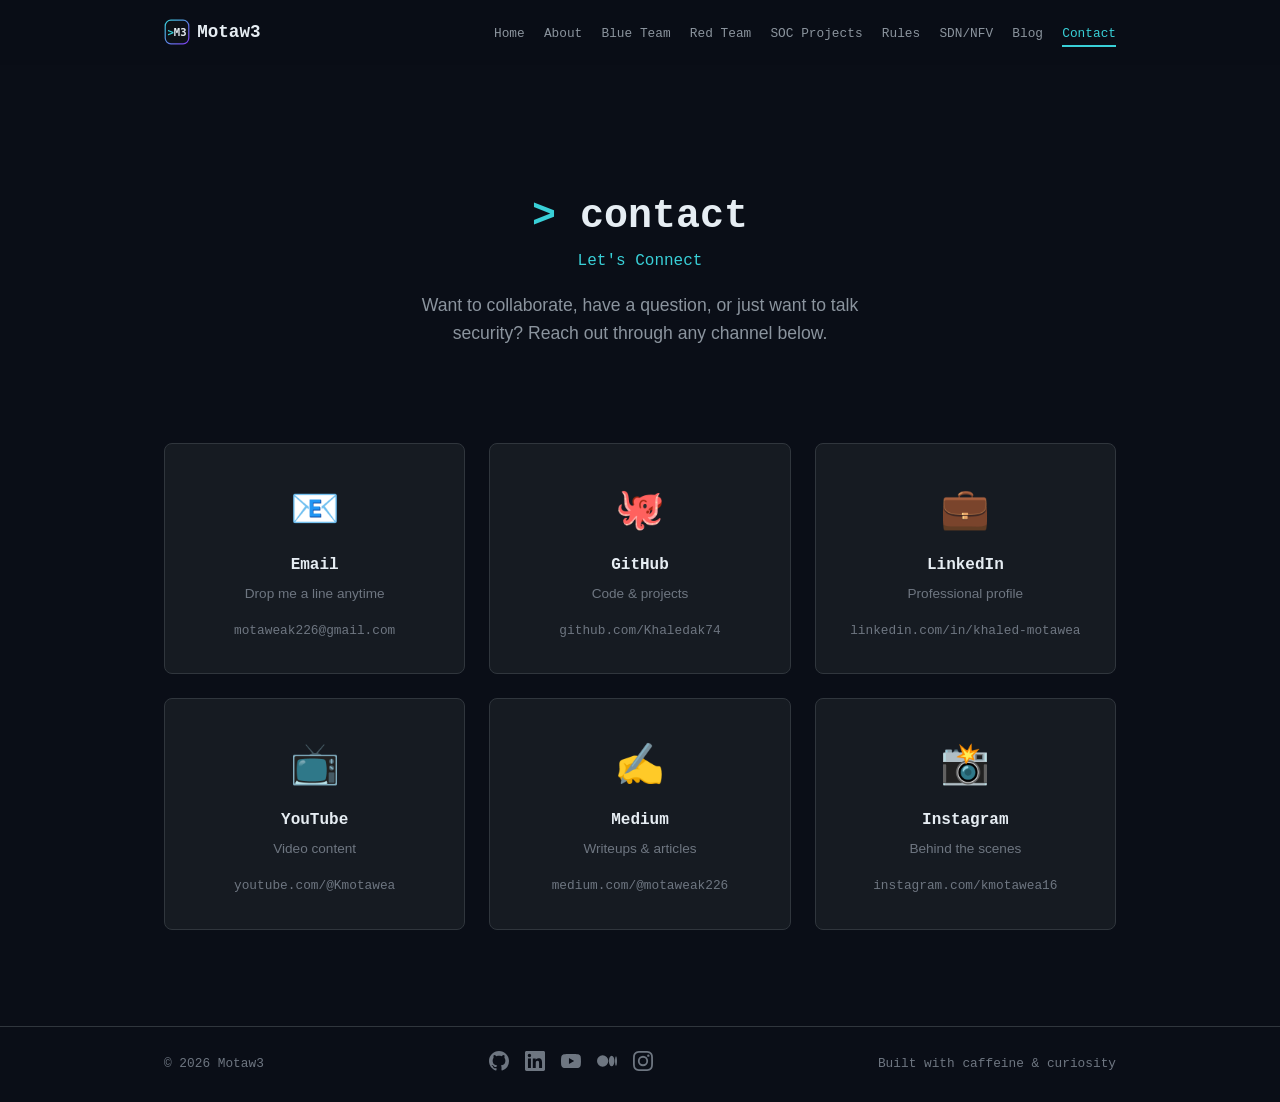
<file: contact.html>
<!DOCTYPE html>
<html lang="en">
<head>
    <meta charset="UTF-8">
    <meta name="viewport" content="width=device-width, initial-scale=1.0">
    <title>Contact > Motaw3</title>
    <link rel="preload" href="style.css?v=2" as="style">
    <link rel="stylesheet" href="style.css?v=2">
    <link rel="icon" type="image/svg+xml" href="assets/motaw3-logo.svg">
</head>
<body>
    <nav class="navbar">
        <div class="container">
            <a href="index.html" class="logo" aria-label="Motaw3 - home"><img src="assets/motaw3-logo.svg" alt="" class="logo-mark">Motaw3</a>
            <div class="hamburger">
                <span></span>
                <span></span>
                <span></span>
            </div>
            <ul class="nav-links">
                <li><a href="index.html">Home</a></li>
                <li><a href="about.html">About</a></li>
                <li><a href="blue-team.html">Blue Team</a></li>
                <li><a href="red-team.html">Red Team</a></li>
                <li><a href="soc-projects.html">SOC Projects</a></li>
		<li><a href="rules.html">Rules</a></li>
                <li><a href="sdn-nfv.html">SDN/NFV</a></li>
                <li><a href="blog.html">Blog</a></li>
                <li><a href="contact.html">Contact</a></li>
            </ul>
        </div>
    </nav>

    <main>
        <section class="contact-section">
            <div class="container">
                <div class="contact-hero">
                    <h1 class="section-title">contact</h1>
                    <p class="subtitle mono">Let's Connect</p>
                    <p>Want to collaborate, have a question, or just want to talk security? Reach out through any channel below.</p>
                </div>

                <div class="contact-grid">
                    <div class="contact-card">
                        <div class="icon">📧</div>
                        <h3>Email</h3>
                        <p>Drop me a line anytime</p>
                        <a href="mailto:motaweak226@gmail.com">motaweak226@gmail.com</a>
                    </div>
                    <div class="contact-card">
                        <div class="icon">🐙</div>
                        <h3>GitHub</h3>
                        <p>Code & projects</p>
                        <a href="https://github.com/Khaledak74" target="_blank">github.com/Khaledak74</a>
                    </div>
                    <div class="contact-card">
                        <div class="icon">💼</div>
                        <h3>LinkedIn</h3>
                        <p>Professional profile</p>
                        <a href="https://www.linkedin.com/in/khaled-motawea-0861b1265/" target="_blank">linkedin.com/in/khaled-motawea</a>
                    </div>
                    <div class="contact-card">
                        <div class="icon">📺</div>
                        <h3>YouTube</h3>
                        <p>Video content</p>
                        <a href="https://www.youtube.com/@Kmotawea" target="_blank">youtube.com/@Kmotawea</a>
                    </div>
                    <div class="contact-card">
                        <div class="icon">✍️</div>
                        <h3>Medium</h3>
                        <p>Writeups & articles</p>
                        <a href="https://medium.com/@motaweak226" target="_blank">medium.com/@motaweak226</a>
                    </div>
                    <div class="contact-card">
                        <div class="icon">📸</div>
                        <h3>Instagram</h3>
                        <p>Behind the scenes</p>
                        <a href="https://www.instagram.com/kmotawea16" target="_blank">instagram.com/kmotawea16</a>
                    </div>
                </div>
            </div>
        </section>
    </main>

    <footer class="footer">
        <div class="container">
            <span class="footer-text">© 2026 Motaw3</span>
            <div class="social-links">
                <a href="https://github.com/Khaledak74" target="_blank" rel="noopener" aria-label="GitHub">
                    <svg width="20" height="20" viewBox="0 0 24 24" fill="currentColor"><path d="M12 0C5.37 0 0 5.37 0 12c0 5.31 3.435 9.795 8.205 11.385.6.105.825-.255.825-.57 0-.285-.015-1.23-.015-2.235-3.015.555-3.795-.735-4.035-1.41-.135-.345-.72-1.41-1.23-1.695-.42-.225-1.02-.78-.015-.795.945-.015 1.62.87 1.845 1.23 1.08 1.815 2.805 1.305 3.495.99.105-.78.42-1.305.765-1.605-2.67-.3-5.46-1.335-5.46-5.925 0-1.305.465-2.385 1.23-3.225-.12-.3-.54-1.53.12-3.18 0 0 1.005-.315 3.3 1.23.96-.27 1.98-.405 3-.405s2.04.135 3 .405c2.295-1.56 3.3-1.23 3.3-1.23.66 1.65.24 2.88.12 3.18.765.84 1.23 1.905 1.23 3.225 0 4.605-2.805 5.625-5.475 5.925.435.375.81 1.095.81 2.22 0 1.605-.015 2.895-.015 3.3 0 .315.225.69.825.57A12.02 12.02 0 0024 12c0-6.63-5.37-12-12-12z"/></svg>
                </a>
                <a href="https://www.linkedin.com/in/khaled-motawea-0861b1265/" target="_blank" rel="noopener" aria-label="LinkedIn">
                    <svg width="20" height="20" viewBox="0 0 24 24" fill="currentColor"><path d="M20.447 20.452h-3.554v-5.569c0-1.328-.027-3.037-1.852-3.037-1.853 0-2.136 1.445-2.136 2.939v5.667H9.351V9h3.414v1.561h.046c.477-.9 1.637-1.85 3.37-1.85 3.601 0 4.267 2.37 4.267 5.455v6.286zM5.337 7.433a2.062 2.062 0 01-2.063-2.065 2.064 2.064 0 112.063 2.065zm1.782 13.019H3.555V9h3.564v11.452zM22.225 0H1.771C.792 0 0 .774 0 1.729v20.542C0 23.227.792 24 1.771 24h20.451C23.2 24 24 23.227 24 22.271V1.729C24 .774 23.2 0 22.222 0h.003z"/></svg>
                </a>
                <a href="https://www.youtube.com/@Kmotawea" target="_blank" rel="noopener" aria-label="YouTube">
                    <svg width="20" height="20" viewBox="0 0 24 24" fill="currentColor"><path d="M23.498 6.186a3.016 3.016 0 0 0-2.122-2.136C19.505 3.545 12 3.545 12 3.545s-7.505 0-9.377.505A3.017 3.017 0 0 0 .502 6.186C0 8.07 0 12 0 12s0 3.93.502 5.814a3.016 3.016 0 0 0 2.122 2.136c1.871.505 9.376.505 9.376.505s7.505 0 9.377-.505a3.015 3.015 0 0 0 2.122-2.136C24 15.93 24 12 24 12s0-3.93-.502-5.814zM9.545 15.568V8.432L15.818 12l-6.273 3.568z"/></svg>
                </a>
                <a href="https://medium.com/@motaweak226" target="_blank" rel="noopener" aria-label="Medium">
                    <svg width="20" height="20" viewBox="0 0 24 24" fill="currentColor"><path d="M13.54 12a6.8 6.8 0 0 1-6.77 6.82A6.8 6.8 0 0 1 0 12a6.8 6.8 0 0 1 6.77-6.82A6.8 6.8 0 0 1 13.54 12zM20.96 12c0 3.54-1.51 6.42-3.38 6.42s-3.38-2.88-3.38-6.42 1.51-6.42 3.38-6.42 3.38 2.88 3.38 6.42zM24 12c0 3.17-.53 5.75-1.19 5.75s-1.19-2.58-1.19-5.75.53-5.75 1.19-5.75S24 8.83 24 12z"/></svg>
                </a>
                <a href="https://www.instagram.com/kmotawea16" target="_blank" rel="noopener" aria-label="Instagram">
                    <svg width="20" height="20" viewBox="0 0 24 24" fill="currentColor"><path d="M12 2.163c3.204 0 3.584.012 4.85.07 1.17.054 1.805.249 2.227.412.56.216.96.474 1.38.894.42.42.678.82.894 1.38.163.422.358 1.057.412 2.227.058 1.266.07 1.646.07 4.85s-.012 3.584-.07 4.85c-.054 1.17-.249 1.805-.412 2.227-.216.56-.474.96-.894 1.38-.42.42-.82.678-1.38.894-.422.163-1.057.358-2.227.412-1.266.058-1.646.07-4.85.07s-3.584-.012-4.85-.07c-1.17-.054-1.805-.249-2.227-.412-.56-.216-.96-.474-1.38-.894-.42-.42-.678-.82-.894-1.38-.163-.422-.358-1.057-.412-2.227-.058-1.266-.07-1.646-.07-4.85s.012-3.584.07-4.85c.054-1.17.249-1.805.412-2.227.216-.56.474-.96.894-1.38.42-.42.82-.678 1.38-.894.422-.163 1.057-.358 2.227-.412 1.266-.058 1.646-.07 4.85-.07zM12 0C8.741 0 8.333.014 7.053.072 5.775.132 4.905.333 4.14.63c-.789.306-1.459.717-2.126 1.384S.935 3.35.63 4.14C.333 4.905.132 5.775.072 7.053.014 8.333 0 8.741 0 12s.014 3.667.072 4.947c.06 1.277.261 2.148.558 2.913.306.788.717 1.459 1.384 2.126s1.384 1.078 2.126 1.384c.766.296 1.636.499 2.913.558C8.333 23.986 8.741 24 12 24s3.667-.014 4.947-.072c1.277-.06 2.148-.262 2.913-.558.788-.306 1.459-.717 2.126-1.384s1.078-1.384 1.384-2.126c.296-.765.499-1.636.558-2.913.058-1.28.072-1.687.072-4.947s-.014-3.667-.072-4.947c-.06-1.277-.262-2.148-.558-2.913-.306-.788-.717-1.459-1.384-2.126s-1.384-1.078-2.126-1.384c-.765-.296-1.636-.499-2.913-.558C15.667.014 15.259 0 12 0zm0 5.838a6.162 6.162 0 100 12.324 6.162 6.162 0 000-12.324zM12 16a4 4 0 110-8 4 4 0 010 8zm6.406-11.845a1.44 1.44 0 100 2.881 1.44 1.44 0 000-2.881z"/></svg>
                </a>
            </div>
            <span class="footer-text">Built with caffeine & curiosity</span>
        </div>
    </footer>

    <script src="main.js?v=2"></script>
</body>
</html>
</file>
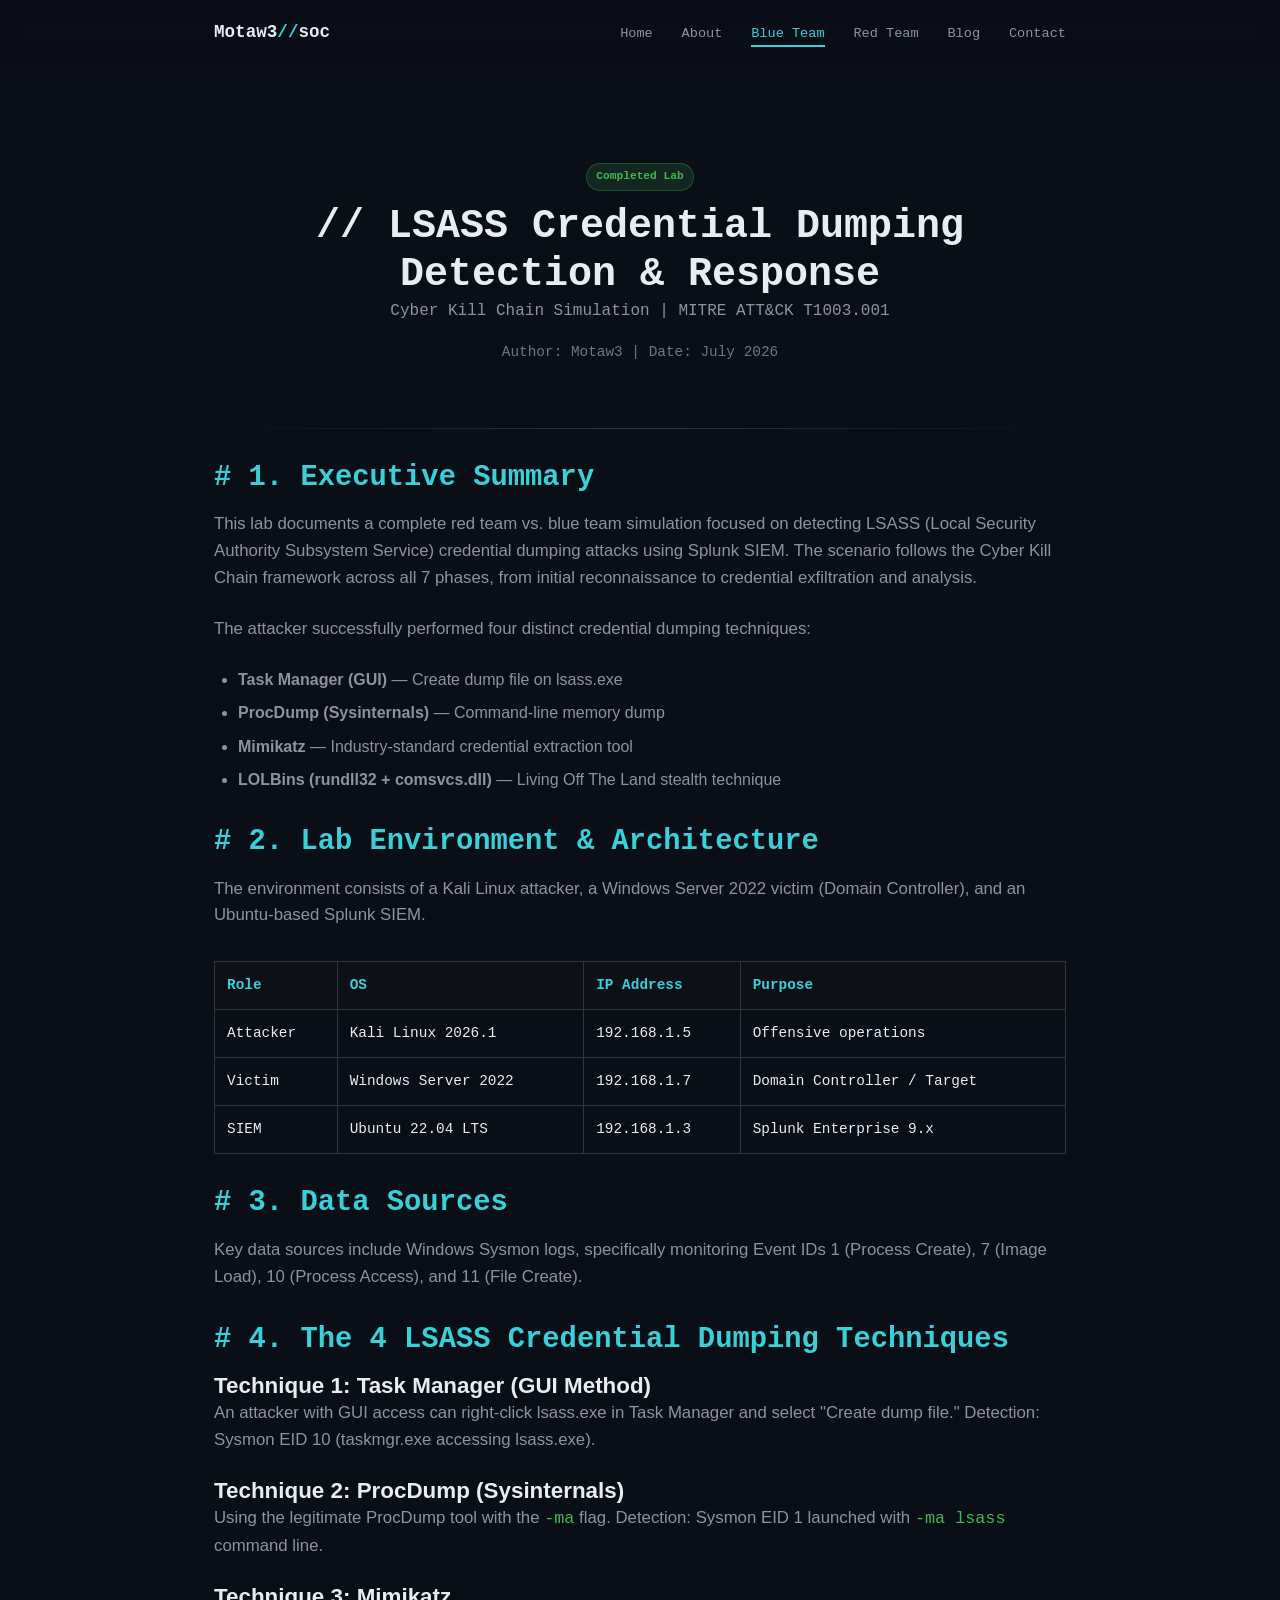
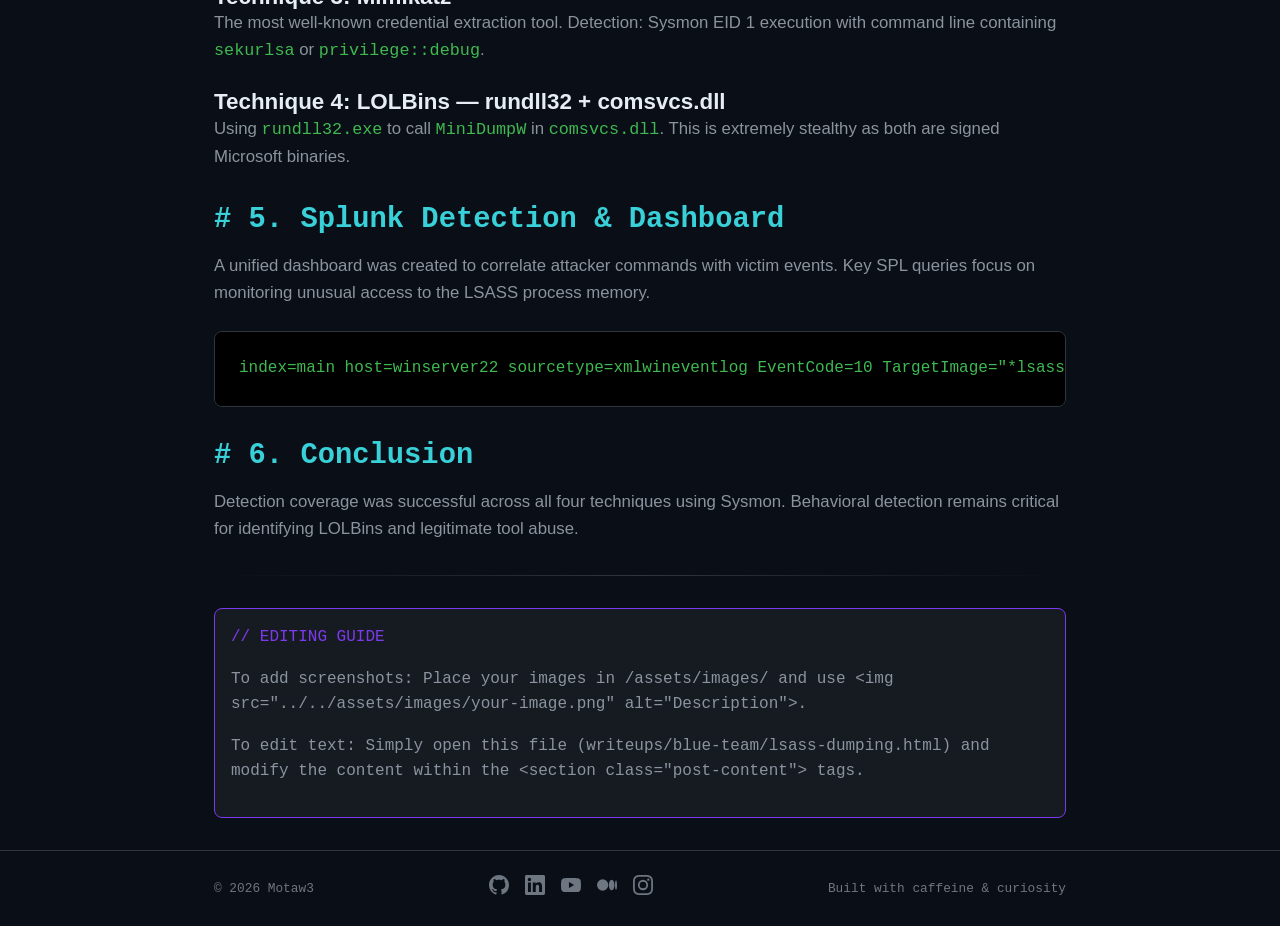
<file: lsass-dumping.html>
<!DOCTYPE html>
<html lang="en">
<head>
    <meta charset="UTF-8">
    <meta name="viewport" content="width=device-width, initial-scale=1.0">
    <title>LSASS Credential Dumping Detection // Motaw3</title>
    <link rel="stylesheet" href="../../css/style.css">
    <link rel="icon" href="data:image/svg+xml,<svg xmlns='http://www.w3.org/2000/svg' viewBox='0 0 100 100'><text y='.9em' font-size='90'>🔒</text></svg>">
</head>
<body>
    <nav class="navbar">
        <div class="container">
            <a href="../../index.html" class="logo">Motaw3<span>//</span>soc</a>
            <ul class="nav-links">
                <li><a href="../../index.html">Home</a></li>
                <li><a href="../../about.html">About</a></li>
                <li><a href="../../blue-team.html" class="active">Blue Team</a></li>
                <li><a href="../../red-team.html">Red Team</a></li>
                <li><a href="../../blog.html">Blog</a></li>
                <li><a href="../../contact.html">Contact</a></li>
            </ul>
        </div>
    </nav>

    <main>
        <article class="container">
            <header class="post-header">
                <div class="badge badge-completed">Completed Lab</div>
                <h1 class="mono">// LSASS Credential Dumping Detection & Response</h1>
                <p class="subtitle mono">Cyber Kill Chain Simulation | MITRE ATT&CK T1003.001</p>
                <div class="post-meta mono">
                    <span>Author: Motaw3</span> | <span>Date: July 2026</span>
                </div>
            </header>

            <div class="divider"></div>

            <section class="post-content">
                <h2>1. Executive Summary</h2>
                <p>This lab documents a complete red team vs. blue team simulation focused on detecting LSASS (Local Security Authority Subsystem Service) credential dumping attacks using Splunk SIEM. The scenario follows the Cyber Kill Chain framework across all 7 phases, from initial reconnaissance to credential exfiltration and analysis.</p>
                
                <p>The attacker successfully performed four distinct credential dumping techniques:</p>
                <ul>
                    <li><strong>Task Manager (GUI)</strong> — Create dump file on lsass.exe</li>
                    <li><strong>ProcDump (Sysinternals)</strong> — Command-line memory dump</li>
                    <li><strong>Mimikatz</strong> — Industry-standard credential extraction tool</li>
                    <li><strong>LOLBins (rundll32 + comsvcs.dll)</strong> — Living Off The Land stealth technique</li>
                </ul>

                <h2>2. Lab Environment & Architecture</h2>
                <p>The environment consists of a Kali Linux attacker, a Windows Server 2022 victim (Domain Controller), and an Ubuntu-based Splunk SIEM.</p>
                
                <table>
                    <thead>
                        <tr>
                            <th>Role</th>
                            <th>OS</th>
                            <th>IP Address</th>
                            <th>Purpose</th>
                        </tr>
                    </thead>
                    <tbody>
                        <tr>
                            <td>Attacker</td>
                            <td>Kali Linux 2026.1</td>
                            <td>192.168.1.5</td>
                            <td>Offensive operations</td>
                        </tr>
                        <tr>
                            <td>Victim</td>
                            <td>Windows Server 2022</td>
                            <td>192.168.1.7</td>
                            <td>Domain Controller / Target</td>
                        </tr>
                        <tr>
                            <td>SIEM</td>
                            <td>Ubuntu 22.04 LTS</td>
                            <td>192.168.1.3</td>
                            <td>Splunk Enterprise 9.x</td>
                        </tr>
                    </tbody>
                </table>

                <h2>3. Data Sources</h2>
                <p>Key data sources include Windows Sysmon logs, specifically monitoring Event IDs 1 (Process Create), 7 (Image Load), 10 (Process Access), and 11 (File Create).</p>

                <h2>4. The 4 LSASS Credential Dumping Techniques</h2>
                
                <h3>Technique 1: Task Manager (GUI Method)</h3>
                <p>An attacker with GUI access can right-click lsass.exe in Task Manager and select "Create dump file." Detection: Sysmon EID 10 (taskmgr.exe accessing lsass.exe).</p>

                <h3>Technique 2: ProcDump (Sysinternals)</h3>
                <p>Using the legitimate ProcDump tool with the <code>-ma</code> flag. Detection: Sysmon EID 1 launched with <code>-ma lsass</code> command line.</p>

                <h3>Technique 3: Mimikatz</h3>
                <p>The most well-known credential extraction tool. Detection: Sysmon EID 1 execution with command line containing <code>sekurlsa</code> or <code>privilege::debug</code>.</p>

                <h3>Technique 4: LOLBins — rundll32 + comsvcs.dll</h3>
                <p>Using <code>rundll32.exe</code> to call <code>MiniDumpW</code> in <code>comsvcs.dll</code>. This is extremely stealthy as both are signed Microsoft binaries.</p>

                <h2>5. Splunk Detection & Dashboard</h2>
                <p>A unified dashboard was created to correlate attacker commands with victim events. Key SPL queries focus on monitoring unusual access to the LSASS process memory.</p>
                
                <pre><code>index=main host=winserver22 sourcetype=xmlwineventlog EventCode=10 TargetImage="*lsass.exe*"</code></pre>

                <h2>6. Conclusion</h2>
                <p>Detection coverage was successful across all four techniques using Sysmon. Behavioral detection remains critical for identifying LOLBins and legitimate tool abuse.</p>
            </section>

            <div class="divider"></div>
            
            <div class="edit-guide mono" style="background: var(--bg-card); padding: 1rem; border-radius: var(--radius); border: 1px solid var(--accent-purple); margin-top: 2rem;">
                <p style="color: var(--accent-purple);">// EDITING GUIDE</p>
                <p>To add screenshots: Place your images in <code>/assets/images/</code> and use <code>&lt;img src="../../assets/images/your-image.png" alt="Description"&gt;</code>.</p>
                <p>To edit text: Simply open this file (<code>writeups/blue-team/lsass-dumping.html</code>) and modify the content within the <code>&lt;section class="post-content"&gt;</code> tags.</p>
            </div>
        </article>
    </main>

    <footer class="footer">
        <div class="container">
            <span class="footer-text">© 2026 Motaw3</span>
            <div class="social-links">
                <a href="https://github.com/Khaledak74" target="_blank"><svg width="20" height="20" viewBox="0 0 24 24" fill="currentColor"><path d="M12 0C5.37 0 0 5.37 0 12c0 5.31 3.435 9.795 8.205 11.385.6.105.825-.255.825-.57 0-.285-.015-1.23-.015-2.235-3.015.555-3.795-.735-4.035-1.41-.135-.345-.72-1.41-1.23-1.695-.42-.225-1.02-.78-.015-.795.945-.015 1.62.87 1.845 1.23 1.08 1.815 2.805 1.305 3.495.99.105-.78.42-1.305.765-1.605-2.67-.3-5.46-1.335-5.46-5.925 0-1.305.465-2.385 1.23-3.225-.12-.3-.54-1.53.12-3.18 0 0 1.005-.315 3.3 1.23.96-.27 1.98-.405 3-.405s2.04.135 3 .405c2.295-1.56 3.3-1.23 3.3-1.23.66 1.65.24 2.88.12 3.18.765.84 1.23 1.905 1.23 3.225 0 4.605-2.805 5.625-5.475 5.925.435.375.81 1.095.81 2.22 0 1.605-.015 2.895-.015 3.3 0 .315.225.69.825.57A12.02 12.02 0 0024 12c0-6.63-5.37-12-12-12z"/></svg></a>
                <a href="https://www.linkedin.com/in/khaled-motawea-0861b1265/" target="_blank"><svg width="20" height="20" viewBox="0 0 24 24" fill="currentColor"><path d="M20.447 20.452h-3.554v-5.569c0-1.328-.027-3.037-1.852-3.037-1.853 0-2.136 1.445-2.136 2.939v5.667H9.351V9h3.414v1.561h.046c.477-.9 1.637-1.85 3.37-1.85 3.601 0 4.267 2.37 4.267 5.455v6.286zM5.337 7.433a2.062 2.062 0 01-2.063-2.065 2.064 2.064 0 112.063 2.065zm1.782 13.019H3.555V9h3.564v11.452zM22.225 0H1.771C.792 0 0 .774 0 1.729v20.542C0 23.227.792 24 1.771 24h20.451C23.2 24 24 23.227 24 22.271V1.729C24 .774 23.2 0 22.222 0h.003z"/></svg></a>
                <a href="https://www.youtube.com/@Kmotawea" target="_blank"><svg width="20" height="20" viewBox="0 0 24 24" fill="currentColor"><path d="M23.498 6.186a3.016 3.016 0 0 0-2.122-2.136C19.505 3.545 12 3.545 12 3.545s-7.505 0-9.377.505A3.017 3.017 0 0 0 .502 6.186C0 8.07 0 12 0 12s0 3.93.502 5.814a3.016 3.016 0 0 0 2.122 2.136c1.871.505 9.376.505 9.376.505s7.505 0 9.377-.505a3.015 3.015 0 0 0 2.122-2.136C24 15.93 24 12 24 12s0-3.93-.502-5.814zM9.545 15.568V8.432L15.818 12l-6.273 3.568z"/></svg></a>
                <a href="https://medium.com/@motaweak226" target="_blank"><svg width="20" height="20" viewBox="0 0 24 24" fill="currentColor"><path d="M13.54 12a6.8 6.8 0 0 1-6.77 6.82A6.8 6.8 0 0 1 0 12a6.8 6.8 0 0 1 6.77-6.82A6.8 6.8 0 0 1 13.54 12zM20.96 12c0 3.54-1.51 6.42-3.38 6.42s-3.38-2.88-3.38-6.42 1.51-6.42 3.38-6.42 3.38 2.88 3.38 6.42zM24 12c0 3.17-.53 5.75-1.19 5.75s-1.19-2.58-1.19-5.75.53-5.75 1.19-5.75S24 8.83 24 12z"/></svg></a>
                <a href="https://www.instagram.com/kmotawea16" target="_blank"><svg width="20" height="20" viewBox="0 0 24 24" fill="currentColor"><path d="M12 2.163c3.204 0 3.584.012 4.85.07 1.17.054 1.805.249 2.227.412.56.216.96.474 1.38.894.42.42.678.82.894 1.38.163.422.358 1.057.412 2.227.058 1.266.07 1.646.07 4.85s-.012 3.584-.07 4.85c-.054 1.17-.249 1.805-.412 2.227-.216.56-.474.96-.894 1.38-.42.42-.82.678-1.38.894-.422.163-1.057.358-2.227.412-1.266.058-1.646.07-4.85.07s-3.584-.012-4.85-.07c-1.17-.054-1.805-.249-2.227-.412-.56-.216-.96-.474-1.38-.894-.42-.42-.678-.82-.894-1.38-.163-.422-.358-1.057-.412-2.227-.058-1.266-.07-1.646-.07-4.85s.012-3.584.07-4.85c.054-1.17.249-1.805.412-2.227.216-.56.474-.96.894-1.38.42-.42.82-.678 1.38-.894.422-.163 1.057-.358 2.227-.412 1.266-.058 1.646-.07 4.85-.07zM12 0C8.741 0 8.333.014 7.053.072 5.775.132 4.905.333 4.14.63c-.789.306-1.459.717-2.126 1.384S.935 3.35.63 4.14C.333 4.905.132 5.775.072 7.053.014 8.333 0 8.741 0 12s.014 3.667.072 4.947c.06 1.277.261 2.148.558 2.913.306.788.717 1.459 1.384 2.126s1.384 1.078 2.126 1.384c.766.296 1.636.499 2.913.558C8.333 23.986 8.741 24 12 24s3.667-.014 4.947-.072c1.277-.06 2.148-.262 2.913-.558.788-.306 1.459-.717 2.126-1.384s1.078-1.384 1.384-2.126c.296-.765.499-1.636.558-2.913.058-1.28.072-1.687.072-4.947s-.014-3.667-.072-4.947c-.06-1.277-.262-2.148-.558-2.913-.306-.788-.717-1.459-1.384-2.126s-1.384-1.078-2.126-1.384c-.765-.296-1.636-.499-2.913-.558C15.667.014 15.259 0 12 0zm0 5.838a6.162 6.162 0 100 12.324 6.162 6.162 0 000-12.324zM12 16a4 4 0 110-8 4 4 0 010 8zm6.406-11.845a1.44 1.44 0 100 2.881 1.44 1.44 0 000-2.881z"/></svg></a>
            </div>
            <span class="footer-text">Built with caffeine & curiosity</span>
        </div>
    </footer>
</body>
</html>
</file>
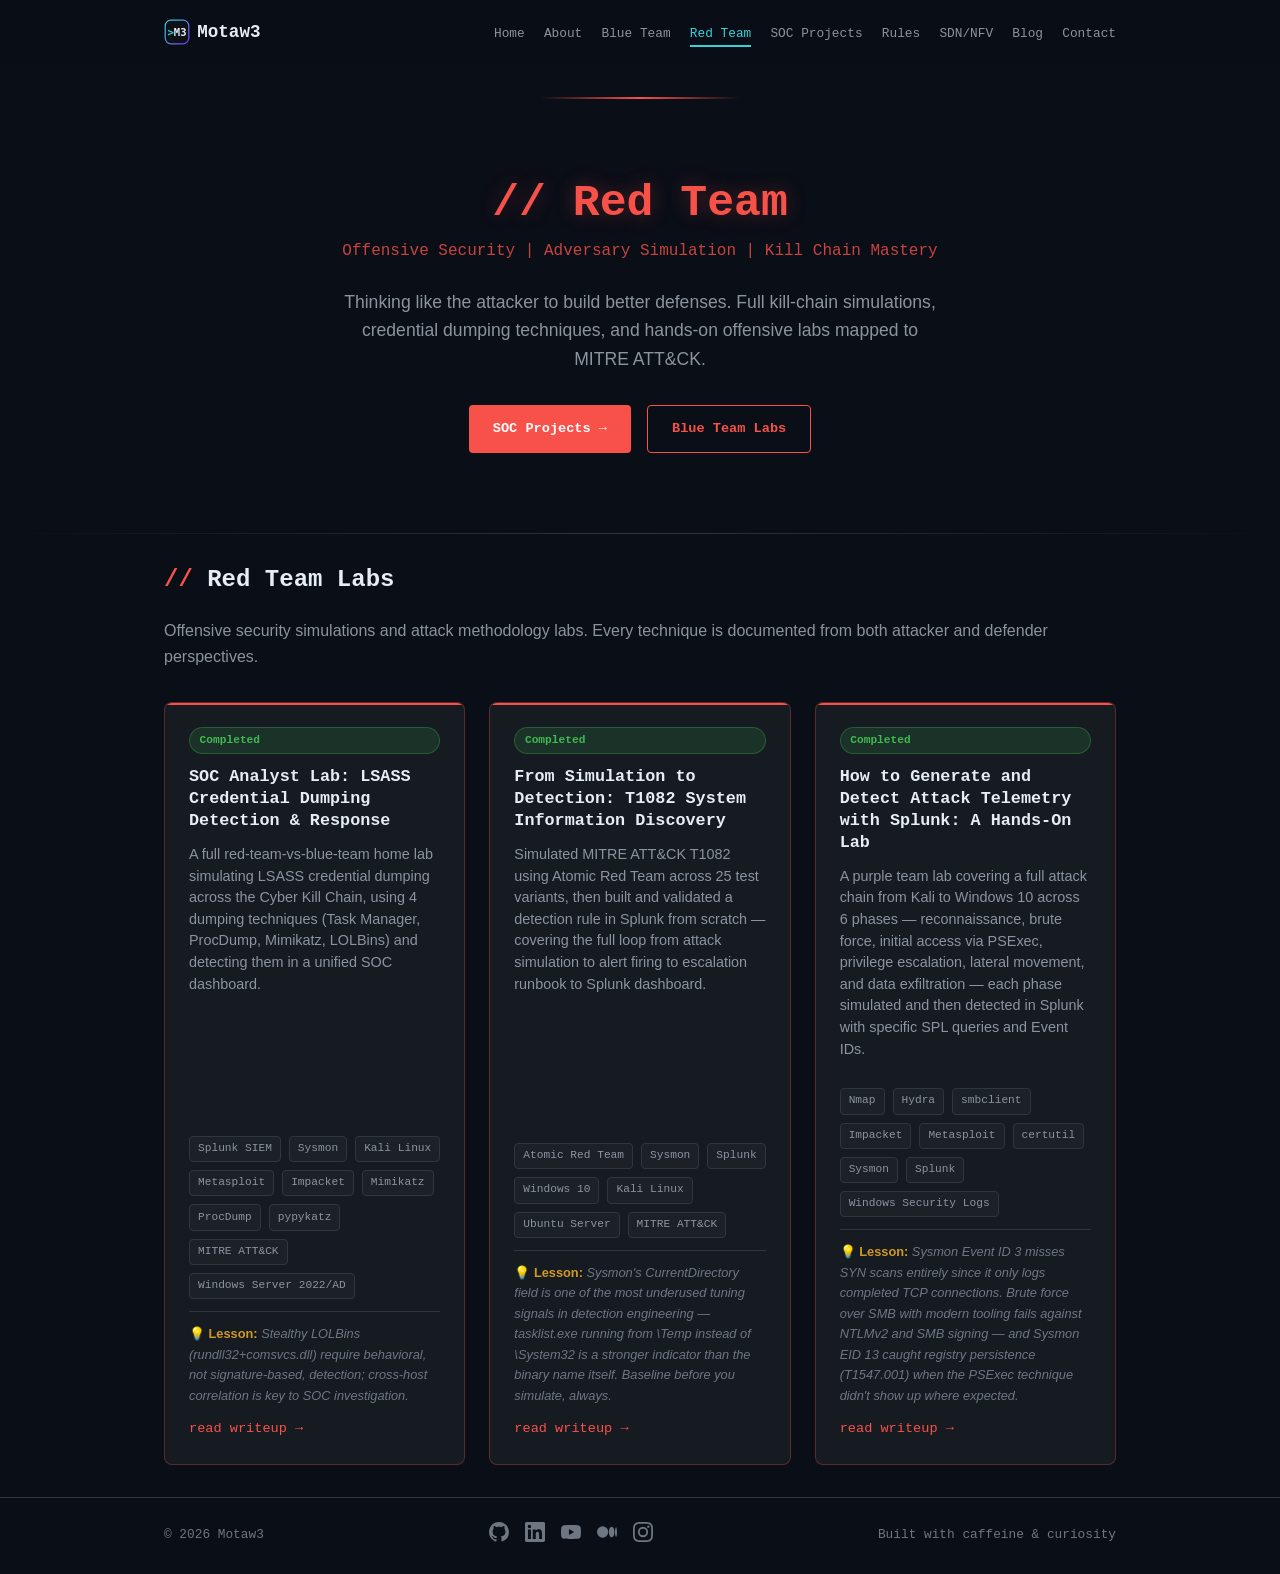
<file: red-team.html>
<!DOCTYPE html>
<html lang="en">
<head>
    <meta charset="UTF-8">
    <meta name="viewport" content="width=device-width, initial-scale=1.0">
    <title>Red Team > Motaw3</title>
    <link rel="preload" href="style.css?v=2" as="style">
    <link rel="stylesheet" href="style.css?v=2">
    <link rel="icon" type="image/svg+xml" href="assets/motaw3-logo.svg">
</head>
<body>
    <nav class="navbar">
        <div class="container">
            <a href="index.html" class="logo" aria-label="Motaw3 - home"><img src="assets/motaw3-logo.svg" alt="" class="logo-mark">Motaw3</a>
            <div class="hamburger">
                <span></span>
                <span></span>
                <span></span>
            </div>
            <ul class="nav-links">
                <li><a href="index.html">Home</a></li>
                <li><a href="about.html">About</a></li>
                <li><a href="blue-team.html">Blue Team</a></li>
                <li><a href="red-team.html">Red Team</a></li>
                <li><a href="soc-projects.html">SOC Projects</a></li>
		<li><a href="rules.html">Rules</a></li>
                <li><a href="sdn-nfv.html">SDN/NFV</a></li>
                <li><a href="blog.html">Blog</a></li>
                <li><a href="contact.html">Contact</a></li>
            </ul>
        </div>
    </nav>

    <main>
        <section class="red-team-hero">
            <div class="container">
                <h1 class="mono">// Red Team</h1>
                <p class="subtitle mono">Offensive Security | Adversary Simulation | Kill Chain Mastery</p>
                <p class="tagline">Thinking like the attacker to build better defenses. Full kill-chain simulations, credential dumping techniques, and hands-on offensive labs mapped to MITRE ATT&CK.</p>
                <div class="hero-cta">
                    <a href="soc-projects.html" class="btn btn-red">SOC Projects →</a>
                    <a href="blue-team.html" class="btn btn-outline-red">Blue Team Labs</a>
                </div>
            </div>
        </section>

        <div class="divider"></div>

        <section class="container">
            <h2 class="red-section-title">Red Team Labs</h2>
            <p style="margin-bottom: 2rem;">Offensive security simulations and attack methodology labs. Every technique is documented from both attacker and defender perspectives.</p>

            <div class="card-grid">
                <div class="card card-red">
                    <div class="badge badge-completed">Completed</div>
                    <h3 class="mono">SOC Analyst Lab: LSASS Credential Dumping Detection & Response</h3>
                    <p>A full red-team-vs-blue-team home lab simulating LSASS credential dumping across the Cyber Kill Chain, using 4 dumping techniques (Task Manager, ProcDump, Mimikatz, LOLBins) and detecting them in a unified SOC dashboard.</p>
                    <div class="tags">
                        <span class="tag">Splunk SIEM</span>
                        <span class="tag">Sysmon</span>
                        <span class="tag">Kali Linux</span>
                        <span class="tag">Metasploit</span>
                        <span class="tag">Impacket</span>
                        <span class="tag">Mimikatz</span>
                        <span class="tag">ProcDump</span>
                        <span class="tag">pypykatz</span>
                        <span class="tag">MITRE ATT&CK</span>
                        <span class="tag">Windows Server 2022/AD</span>
                    </div>
                    <div class="lesson">Stealthy LOLBins (rundll32+comsvcs.dll) require behavioral, not signature-based, detection; cross-host correlation is key to SOC investigation.</div>
                    <a href="https://medium.com/@motaweak226/soc-analyst-lab-lsass-credential-dumping-detection-response-616f7ce34c35" target="_blank" class="read-more read-more-red">read writeup →</a>
                </div>

                <div class="card card-red">
                    <div class="badge badge-completed">Completed</div>
                    <h3 class="mono">From Simulation to Detection: T1082 System Information Discovery</h3>
                    <p>Simulated MITRE ATT&CK T1082 using Atomic Red Team across 25 test variants, then built and validated a detection rule in Splunk from scratch — covering the full loop from attack simulation to alert firing to escalation runbook to Splunk dashboard.</p>
                    <div class="tags">
                        <span class="tag">Atomic Red Team</span>
                        <span class="tag">Sysmon</span>
                        <span class="tag">Splunk</span>
                        <span class="tag">Windows 10</span>
                        <span class="tag">Kali Linux</span>
                        <span class="tag">Ubuntu Server</span>
                        <span class="tag">MITRE ATT&CK</span>
                    </div>
                    <div class="lesson">Sysmon's CurrentDirectory field is one of the most underused tuning signals in detection engineering — tasklist.exe running from \Temp instead of \System32 is a stronger indicator than the binary name itself. Baseline before you simulate, always.</div>
                    <a href="https://medium.com/@motaweak226/from-simulation-to-detection-building-and-validating-att-ck-based-rules-with-atomic-red-team-0dec5a9ea8d7?sharedUserId=motaweak226" target="_blank" class="read-more read-more-red">read writeup →</a>
                </div>

                <div class="card card-red">
                    <div class="badge badge-completed">Completed</div>
                    <h3 class="mono">How to Generate and Detect Attack Telemetry with Splunk: A Hands-On Lab</h3>
                    <p>A purple team lab covering a full attack chain from Kali to Windows 10 across 6 phases — reconnaissance, brute force, initial access via PSExec, privilege escalation, lateral movement, and data exfiltration — each phase simulated and then detected in Splunk with specific SPL queries and Event IDs.</p>
                    <div class="tags">
                        <span class="tag">Nmap</span>
                        <span class="tag">Hydra</span>
                        <span class="tag">smbclient</span>
                        <span class="tag">Impacket</span>
                        <span class="tag">Metasploit</span>
                        <span class="tag">certutil</span>
                        <span class="tag">Sysmon</span>
                        <span class="tag">Splunk</span>
                        <span class="tag">Windows Security Logs</span>
                    </div>
                    <div class="lesson">Sysmon Event ID 3 misses SYN scans entirely since it only logs completed TCP connections. Brute force over SMB with modern tooling fails against NTLMv2 and SMB signing — and Sysmon EID 13 caught registry persistence (T1547.001) when the PSExec technique didn't show up where expected.</div>
                    <a href="https://medium.com/@motaweak226/how-to-generate-and-detect-attack-telemetry-with-splunk-a-hands-on-lab-7c565f210bdc?sharedUserId=motaweak226" target="_blank" class="read-more read-more-red">read writeup →</a>
                </div>
            </div>
        </section>
    </main>

    <footer class="footer">
        <div class="container">
            <span class="footer-text">© 2026 Motaw3</span>
            <div class="social-links">
                <a href="https://github.com/Khaledak74" target="_blank" rel="noopener" aria-label="GitHub">
                    <svg width="20" height="20" viewBox="0 0 24 24" fill="currentColor"><path d="M12 0C5.37 0 0 5.37 0 12c0 5.31 3.435 9.795 8.205 11.385.6.105.825-.255.825-.57 0-.285-.015-1.23-.015-2.235-3.015.555-3.795-.735-4.035-1.41-.135-.345-.72-1.41-1.23-1.695-.42-.225-1.02-.78-.015-.795.945-.015 1.62.87 1.845 1.23 1.08 1.815 2.805 1.305 3.495.99.105-.78.42-1.305.765-1.605-2.67-.3-5.46-1.335-5.46-5.925 0-1.305.465-2.385 1.23-3.225-.12-.3-.54-1.53.12-3.18 0 0 1.005-.315 3.3 1.23.96-.27 1.98-.405 3-.405s2.04.135 3 .405c2.295-1.56 3.3-1.23 3.3-1.23.66 1.65.24 2.88.12 3.18.765.84 1.23 1.905 1.23 3.225 0 4.605-2.805 5.625-5.475 5.925.435.375.81 1.095.81 2.22 0 1.605-.015 2.895-.015 3.3 0 .315.225.69.825.57A12.02 12.02 0 0024 12c0-6.63-5.37-12-12-12z"/></svg>
                </a>
                <a href="https://www.linkedin.com/in/khaled-motawea-0861b1265/" target="_blank" rel="noopener" aria-label="LinkedIn">
                    <svg width="20" height="20" viewBox="0 0 24 24" fill="currentColor"><path d="M20.447 20.452h-3.554v-5.569c0-1.328-.027-3.037-1.852-3.037-1.853 0-2.136 1.445-2.136 2.939v5.667H9.351V9h3.414v1.561h.046c.477-.9 1.637-1.85 3.37-1.85 3.601 0 4.267 2.37 4.267 5.455v6.286zM5.337 7.433a2.062 2.062 0 01-2.063-2.065 2.064 2.064 0 112.063 2.065zm1.782 13.019H3.555V9h3.564v11.452zM22.225 0H1.771C.792 0 0 .774 0 1.729v20.542C0 23.227.792 24 1.771 24h20.451C23.2 24 24 23.227 24 22.271V1.729C24 .774 23.2 0 22.222 0h.003z"/></svg>
                </a>
                <a href="https://www.youtube.com/@Kmotawea" target="_blank" rel="noopener" aria-label="YouTube">
                    <svg width="20" height="20" viewBox="0 0 24 24" fill="currentColor"><path d="M23.498 6.186a3.016 3.016 0 0 0-2.122-2.136C19.505 3.545 12 3.545 12 3.545s-7.505 0-9.377.505A3.017 3.017 0 0 0 .502 6.186C0 8.07 0 12 0 12s0 3.93.502 5.814a3.016 3.016 0 0 0 2.122 2.136c1.871.505 9.376.505 9.376.505s7.505 0 9.377-.505a3.015 3.015 0 0 0 2.122-2.136C24 15.93 24 12 24 12s0-3.93-.502-5.814zM9.545 15.568V8.432L15.818 12l-6.273 3.568z"/></svg>
                </a>
                <a href="https://medium.com/@motaweak226" target="_blank" rel="noopener" aria-label="Medium">
                    <svg width="20" height="20" viewBox="0 0 24 24" fill="currentColor"><path d="M13.54 12a6.8 6.8 0 0 1-6.77 6.82A6.8 6.8 0 0 1 0 12a6.8 6.8 0 0 1 6.77-6.82A6.8 6.8 0 0 1 13.54 12zM20.96 12c0 3.54-1.51 6.42-3.38 6.42s-3.38-2.88-3.38-6.42 1.51-6.42 3.38-6.42 3.38 2.88 3.38 6.42zM24 12c0 3.17-.53 5.75-1.19 5.75s-1.19-2.58-1.19-5.75.53-5.75 1.19-5.75S24 8.83 24 12z"/></svg>
                </a>
                <a href="https://www.instagram.com/kmotawea16" target="_blank" rel="noopener" aria-label="Instagram">
                    <svg width="20" height="20" viewBox="0 0 24 24" fill="currentColor"><path d="M12 2.163c3.204 0 3.584.012 4.85.07 1.17.054 1.805.249 2.227.412.56.216.96.474 1.38.894.42.42.678.82.894 1.38.163.422.358 1.057.412 2.227.058 1.266.07 1.646.07 4.85s-.012 3.584-.07 4.85c-.054 1.17-.249 1.805-.412 2.227-.216.56-.474.96-.894 1.38-.42.42-.82.678-1.38.894-.422.163-1.057.358-2.227.412-1.266.058-1.646.07-4.85.07s-3.584-.012-4.85-.07c-1.17-.054-1.805-.249-2.227-.412-.56-.216-.96-.474-1.38-.894-.42-.42-.678-.82-.894-1.38-.163-.422-.358-1.057-.412-2.227-.058-1.266-.07-1.646-.07-4.85s.012-3.584.07-4.85c.054-1.17.249-1.805.412-2.227.216-.56.474-.96.894-1.38.42-.42.82-.678 1.38-.894.422-.163 1.057-.358 2.227-.412 1.266-.058 1.646-.07 4.85-.07zM12 0C8.741 0 8.333.014 7.053.072 5.775.132 4.905.333 4.14.63c-.789.306-1.459.717-2.126 1.384S.935 3.35.63 4.14C.333 4.905.132 5.775.072 7.053.014 8.333 0 8.741 0 12s.014 3.667.072 4.947c.06 1.277.261 2.148.558 2.913.306.788.717 1.459 1.384 2.126s1.384 1.078 2.126 1.384c.766.296 1.636.499 2.913.558C8.333 23.986 8.741 24 12 24s3.667-.014 4.947-.072c1.277-.06 2.148-.262 2.913-.558.788-.306 1.459-.717 2.126-1.384s1.078-1.384 1.384-2.126c.296-.765.499-1.636.558-2.913.058-1.28.072-1.687.072-4.947s-.014-3.667-.072-4.947c-.06-1.277-.262-2.148-.558-2.913-.306-.788-.717-1.459-1.384-2.126s-1.384-1.078-2.126-1.384c-.765-.296-1.636-.499-2.913-.558C15.667.014 15.259 0 12 0zm0 5.838a6.162 6.162 0 100 12.324 6.162 6.162 0 000-12.324zM12 16a4 4 0 110-8 4 4 0 010 8zm6.406-11.845a1.44 1.44 0 100 2.881 1.44 1.44 0 000-2.881z"/></svg>
                </a>
            </div>
            <span class="footer-text">Built with caffeine & curiosity</span>
        </div>
    </footer>

    <script src="main.js?v=2"></script>
</body>
</html>
</file>
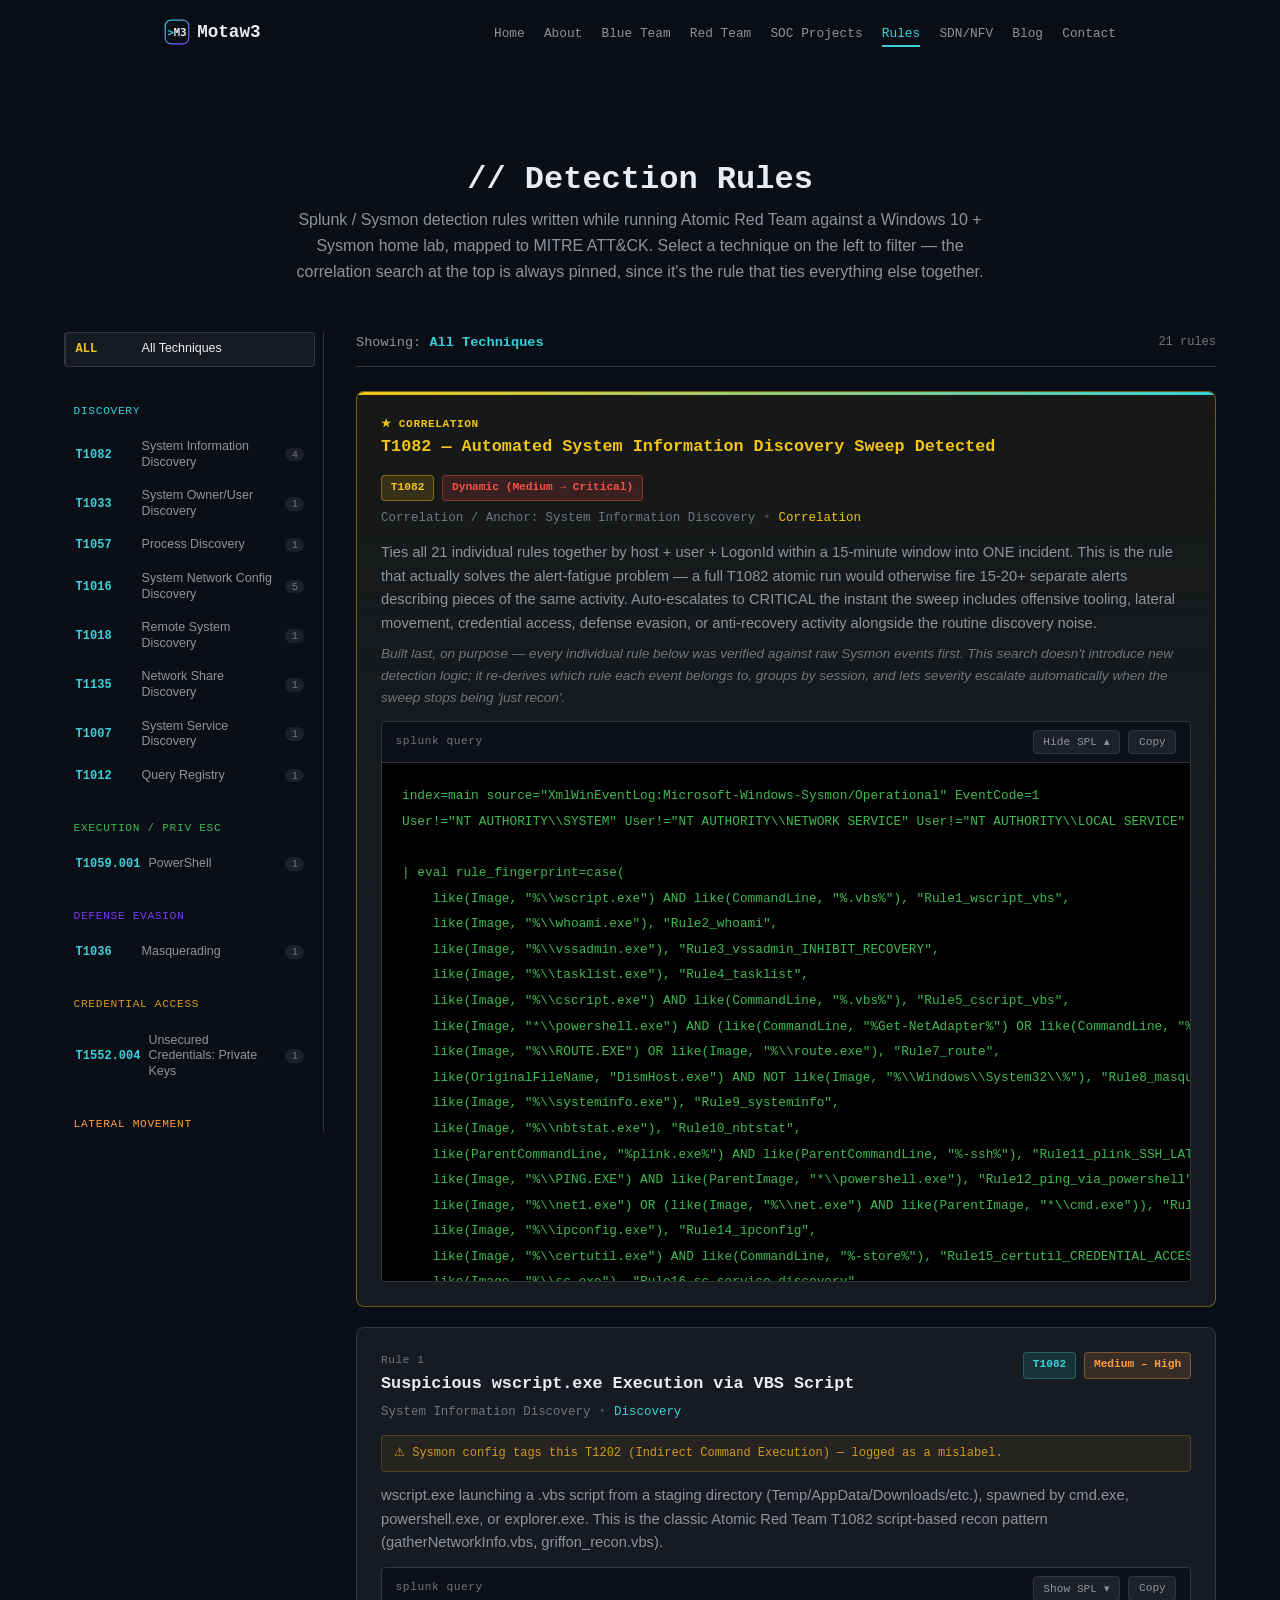
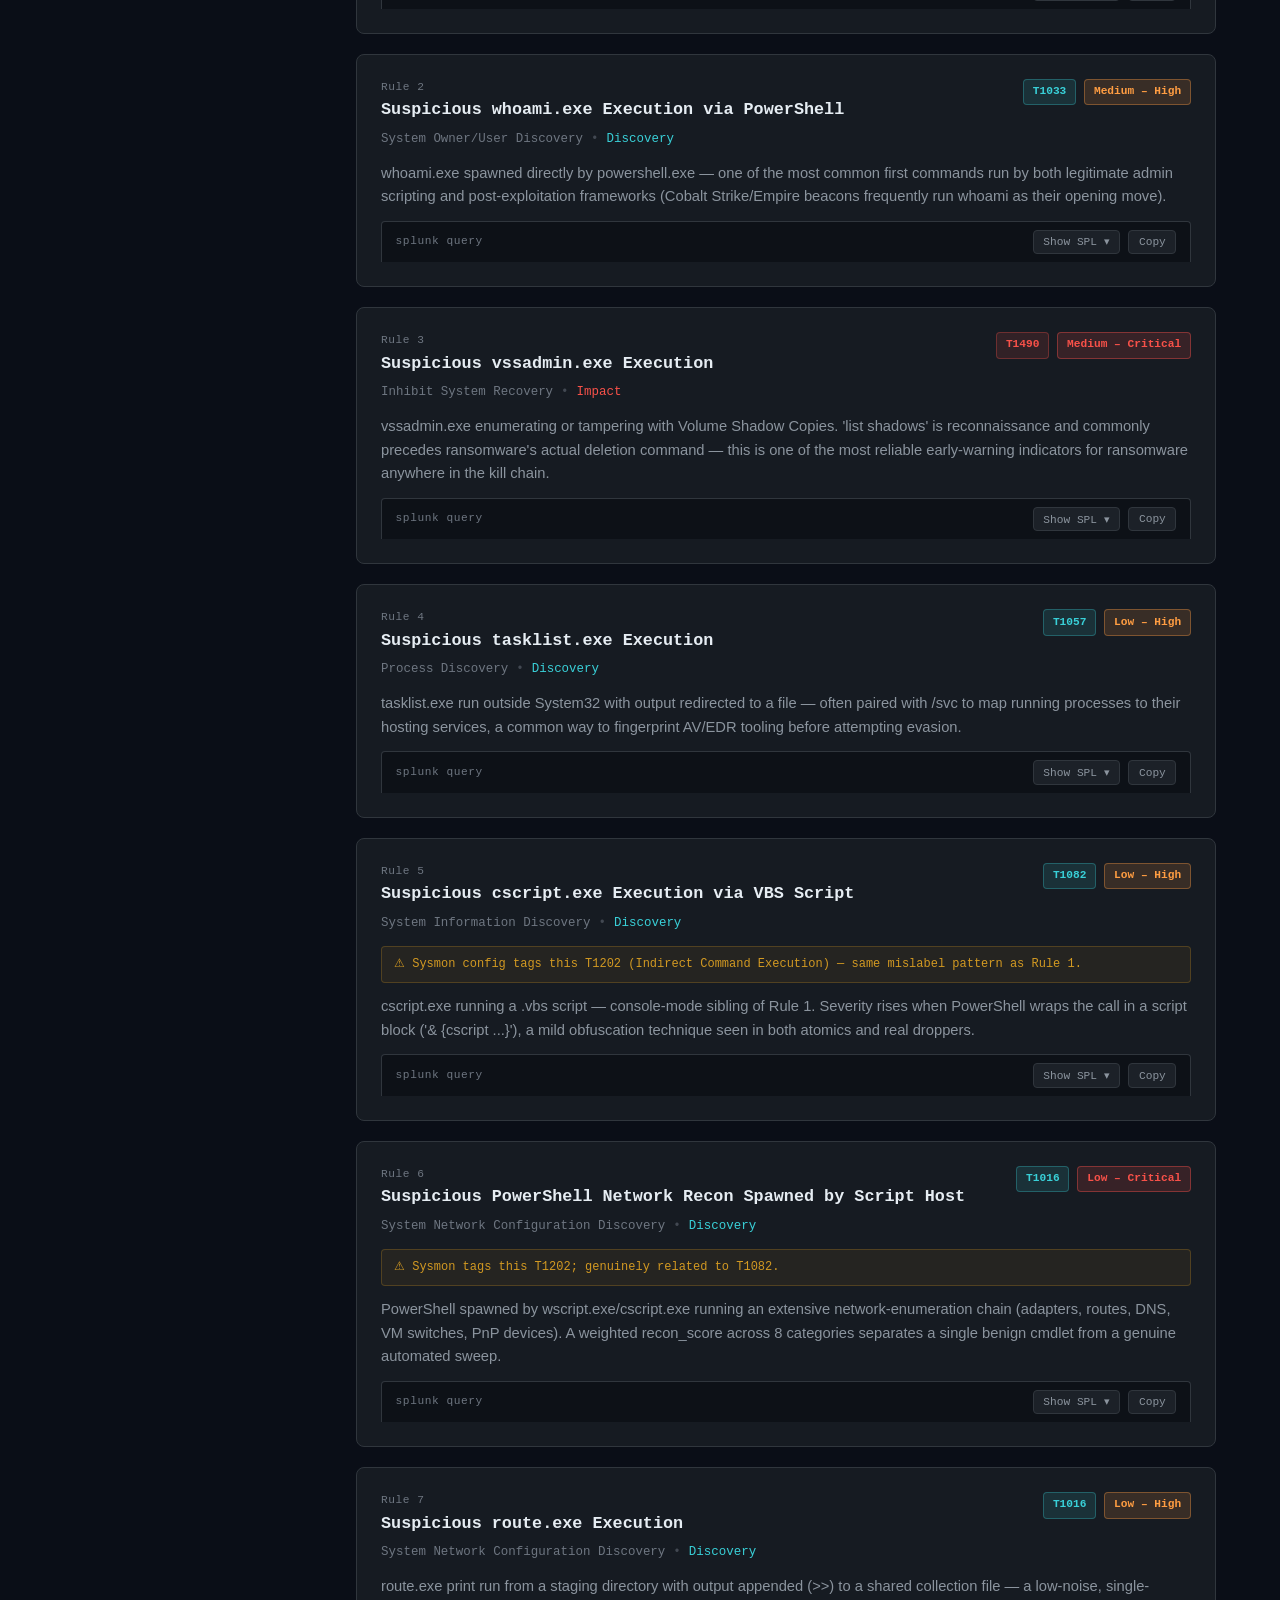
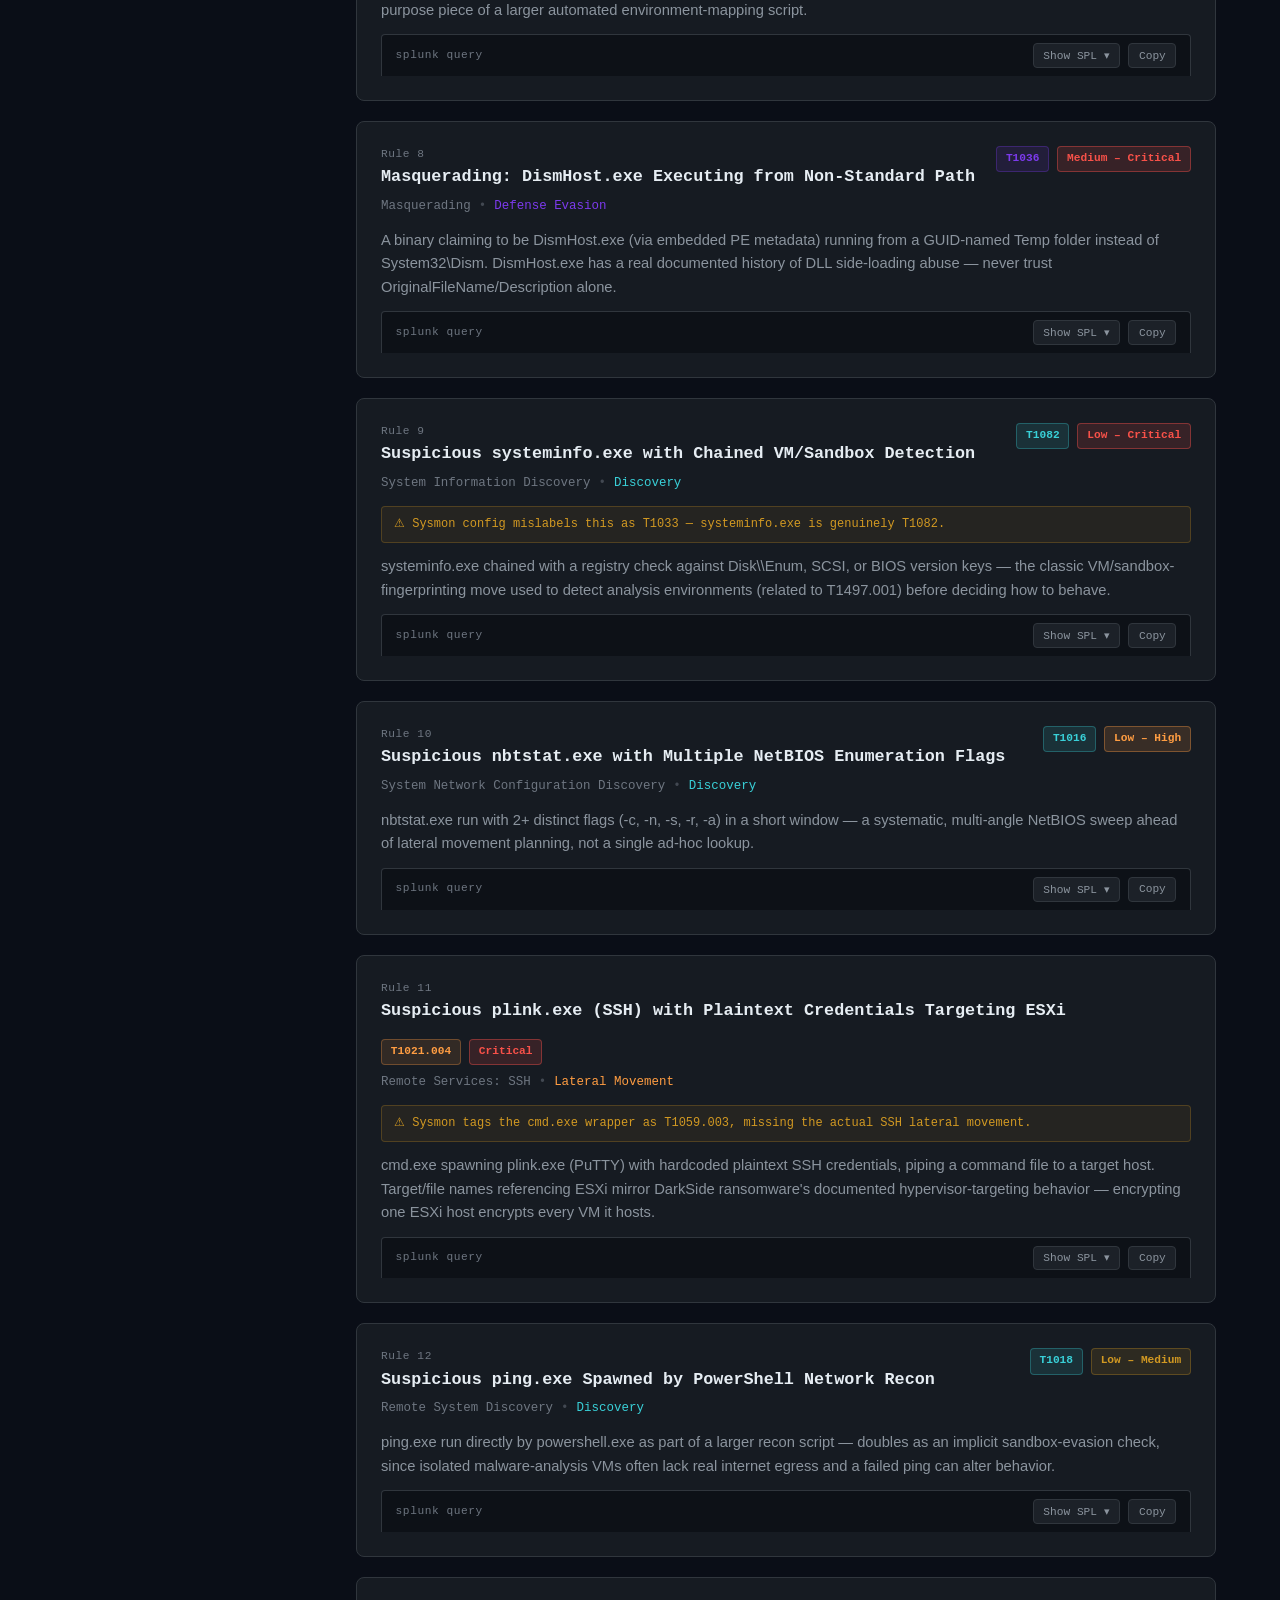
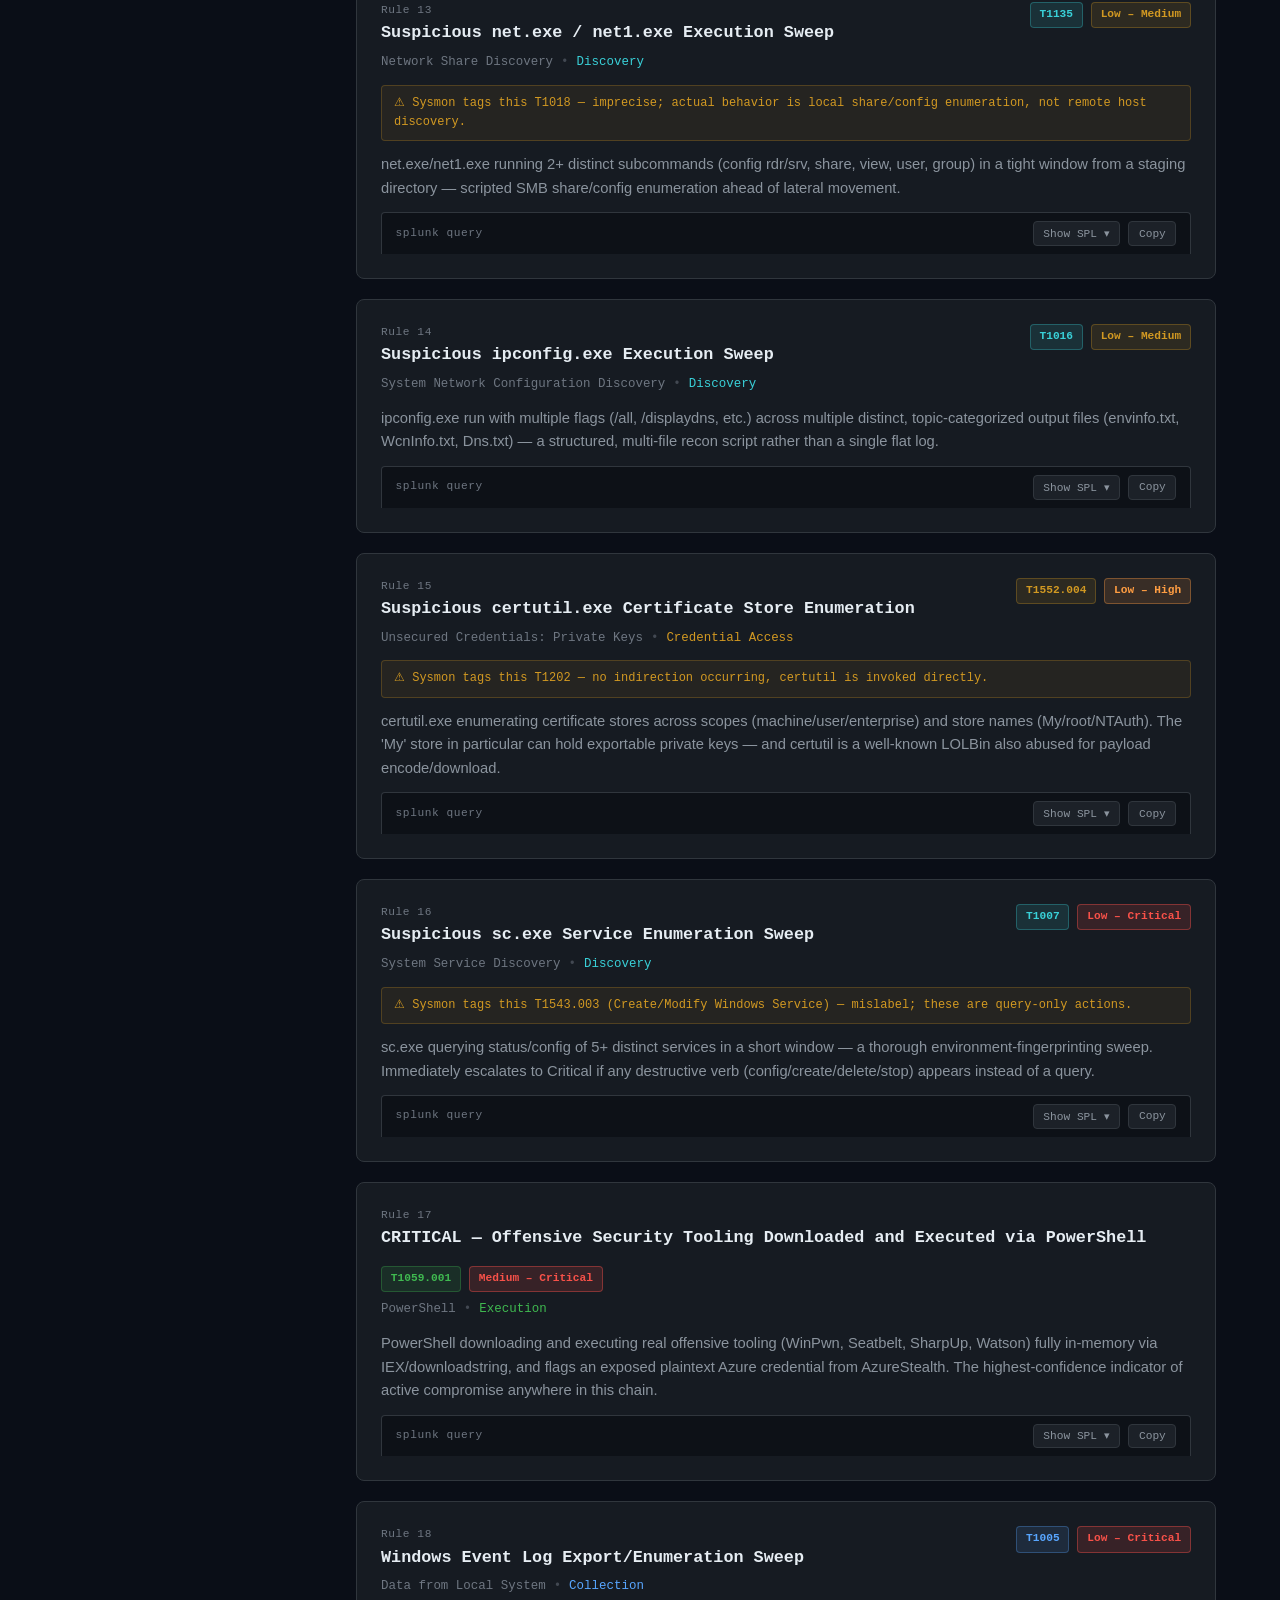
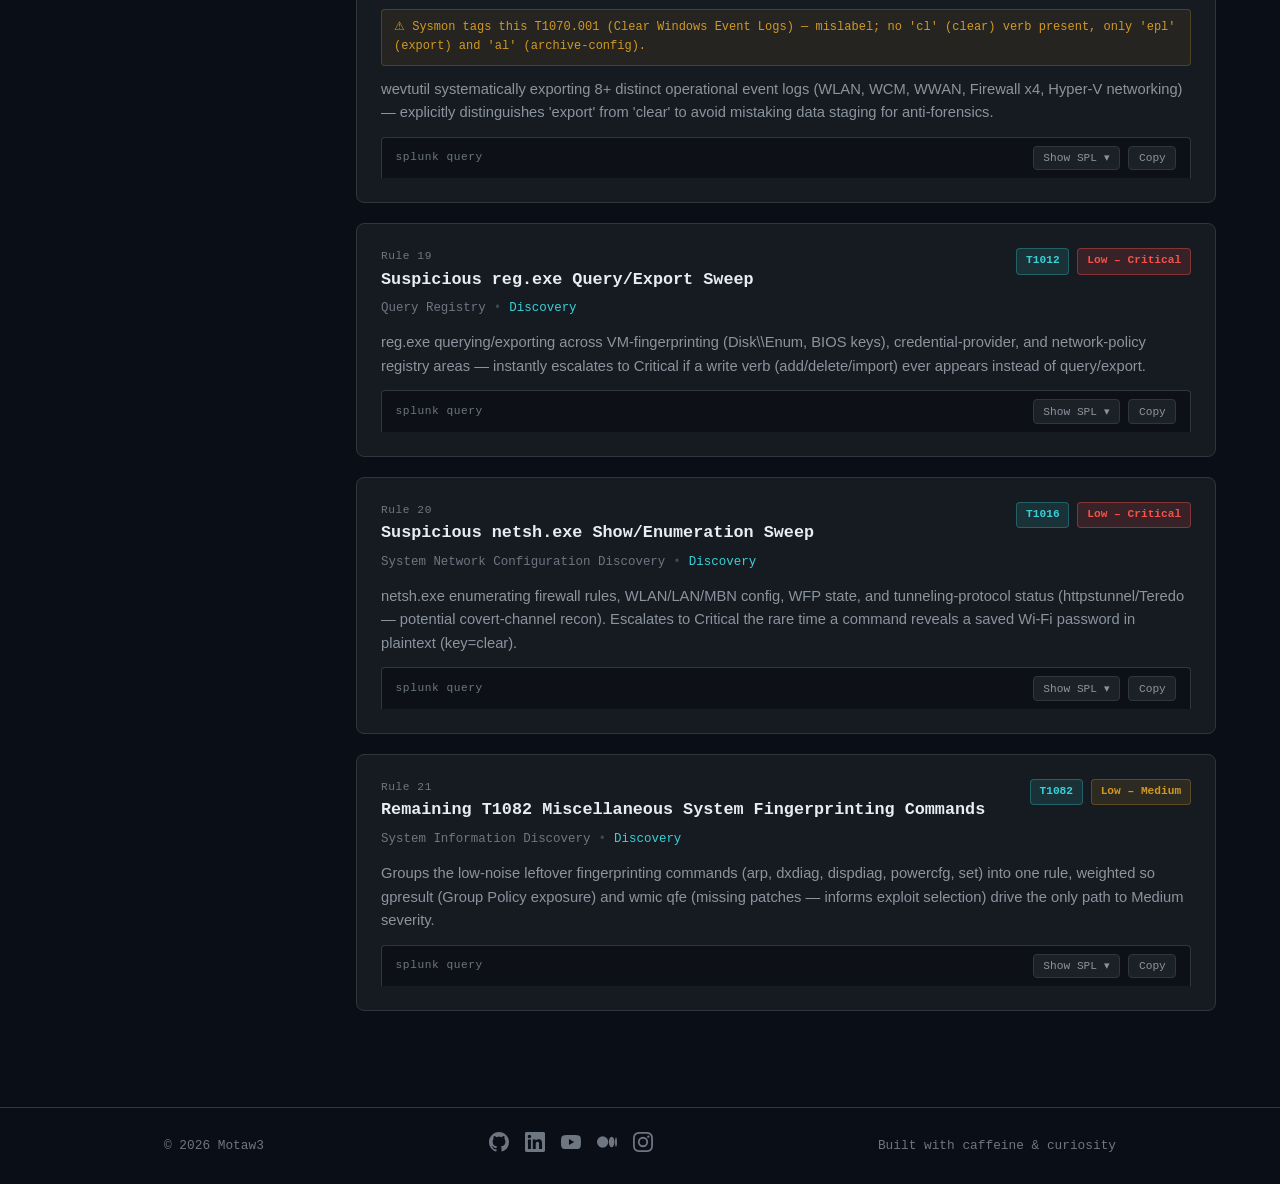
<file: rules.html>
<!DOCTYPE html>
<html lang="en">
<head>
    <meta charset="UTF-8">
    <meta name="viewport" content="width=device-width, initial-scale=1.0">
    <title>> Motaw3 > Detection Rules</title>
    <meta name="description" content="Splunk / Sysmon detection rules mapped to MITRE ATT&CK, built from Atomic Red Team home-lab testing.">
    <link rel="preload" href="style.css?v=2" as="style">
    <link rel="stylesheet" href="style.css?v=2">
    <link rel="icon" type="image/svg+xml" href="assets/motaw3-logo.svg">
</head>
<body>
    <nav class="navbar">
        <div class="container">
            <a href="index.html" class="logo" aria-label="Motaw3 - home"><img src="assets/motaw3-logo.svg" alt="" class="logo-mark">Motaw3</a>
            <div class="hamburger">
                <span></span>
                <span></span>
                <span></span>
            </div>
            <ul class="nav-links">
                <li><a href="index.html">Home</a></li>
                <li><a href="about.html">About</a></li>
                <li><a href="blue-team.html">Blue Team</a></li>
                <li><a href="red-team.html">Red Team</a></li>
                <li><a href="soc-projects.html">SOC Projects</a></li>
                <li><a href="rules.html">Rules</a></li>
                <li><a href="sdn-nfv.html">SDN/NFV</a></li>
                <li><a href="blog.html">Blog</a></li>
                <li><a href="contact.html">Contact</a></li>
            </ul>
        </div>
    </nav>

    <main>
        <section class="page-header rules-page-header">
            <div class="container">
                <h1 class="mono">// Detection Rules</h1>
                <p>Splunk / Sysmon detection rules written while running Atomic Red Team against a Windows 10 + Sysmon home lab, mapped to MITRE ATT&amp;CK. Select a technique on the left to filter — the correlation search at the top is always pinned, since it's the rule that ties everything else together.</p>
            </div>
        </section>

        <section class="rules-section">
            <div class="container rules-layout">

                <aside class="rules-sidebar" id="rules-sidebar" aria-label="MITRE ATT&CK technique filter">
                    <!-- populated by rules.js -->
                </aside>

                <div class="rules-main">
                    <div class="rules-toolbar">
                        <span class="rules-active-filter mono">Showing: <strong id="active-filter-label">All Techniques</strong></span>
                        <span class="rules-count mono" id="rules-count"></span>
                    </div>

                    <div id="rules-list" class="rules-list">
                        <!-- populated by rules.js -->
                    </div>
                </div>

            </div>
        </section>
    </main>

    <footer class="footer">
        <div class="container">
            <span class="footer-text">© 2026 Motaw3</span>
            <div class="social-links">
                <a href="https://github.com/Khaledak74" target="_blank" rel="noopener" aria-label="GitHub">
                    <svg width="20" height="20" viewBox="0 0 24 24" fill="currentColor"><path d="M12 0C5.37 0 0 5.37 0 12c0 5.31 3.435 9.795 8.205 11.385.6.105.825-.255.825-.57 0-.285-.015-1.23-.015-2.235-3.015.555-3.795-.735-4.035-1.41-.135-.345-.72-1.41-1.23-1.695-.42-.225-1.02-.78-.015-.795.945-.015 1.62.87 1.845 1.23 1.08 1.815 2.805 1.305 3.495.99.105-.78.42-1.305.765-1.605-2.67-.3-5.46-1.335-5.46-5.925 0-1.305.465-2.385 1.23-3.225-.12-.3-.54-1.53.12-3.18 0 0 1.005-.315 3.3 1.23.96-.27 1.98-.405 3-.405s2.04.135 3 .405c2.295-1.56 3.3-1.23 3.3-1.23.66 1.65.24 2.88.12 3.18.765.84 1.23 1.905 1.23 3.225 0 4.605-2.805 5.625-5.475 5.925.435.375.81 1.095.81 2.22 0 1.605-.015 2.895-.015 3.3 0 .315.225.69.825.57A12.02 12.02 0 0024 12c0-6.63-5.37-12-12-12z"/></svg>
                </a>
                <a href="https://www.linkedin.com/in/khaled-motawea-0861b1265/" target="_blank" rel="noopener" aria-label="LinkedIn">
                    <svg width="20" height="20" viewBox="0 0 24 24" fill="currentColor"><path d="M20.447 20.452h-3.554v-5.569c0-1.328-.027-3.037-1.852-3.037-1.853 0-2.136 1.445-2.136 2.939v5.667H9.351V9h3.414v1.561h.046c.477-.9 1.637-1.85 3.37-1.85 3.601 0 4.267 2.37 4.267 5.455v6.286zM5.337 7.433a2.062 2.062 0 01-2.063-2.065 2.064 2.064 0 112.063 2.065zm1.782 13.019H3.555V9h3.564v11.452zM22.225 0H1.771C.792 0 0 .774 0 1.729v20.542C0 23.227.792 24 1.771 24h20.451C23.2 24 24 23.227 24 22.271V1.729C24 .774 23.2 0 22.222 0h.003z"/></svg>
                </a>
                <a href="https://www.youtube.com/@Kmotawea" target="_blank" rel="noopener" aria-label="YouTube">
                    <svg width="20" height="20" viewBox="0 0 24 24" fill="currentColor"><path d="M23.498 6.186a3.016 3.016 0 0 0-2.122-2.136C19.505 3.545 12 3.545 12 3.545s-7.505 0-9.377.505A3.017 3.017 0 0 0 .502 6.186C0 8.07 0 12 0 12s0 3.93.502 5.814a3.016 3.016 0 0 0 2.122 2.136c1.871.505 9.376.505 9.376.505s7.505 0 9.377-.505a3.015 3.015 0 0 0 2.122-2.136C24 15.93 24 12 24 12s0-3.93-.502-5.814zM9.545 15.568V8.432L15.818 12l-6.273 3.568z"/></svg>
                </a>
                <a href="https://medium.com/@motaweak226" target="_blank" rel="noopener" aria-label="Medium">
                    <svg width="20" height="20" viewBox="0 0 24 24" fill="currentColor"><path d="M13.54 12a6.8 6.8 0 0 1-6.77 6.82A6.8 6.8 0 0 1 0 12a6.8 6.8 0 0 1 6.77-6.82A6.8 6.8 0 0 1 13.54 12zM20.96 12c0 3.54-1.51 6.42-3.38 6.42s-3.38-2.88-3.38-6.42 1.51-6.42 3.38-6.42 3.38 2.88 3.38 6.42zM24 12c0 3.17-.53 5.75-1.19 5.75s-1.19-2.58-1.19-5.75.53-5.75 1.19-5.75S24 8.83 24 12z"/></svg>
                </a>
                <a href="https://www.instagram.com/kmotawea16" target="_blank" rel="noopener" aria-label="Instagram">
                    <svg width="20" height="20" viewBox="0 0 24 24" fill="currentColor"><path d="M12 2.163c3.204 0 3.584.012 4.85.07 1.17.054 1.805.249 2.227.412.56.216.96.474 1.38.894.42.42.678.82.894 1.38.163.422.358 1.057.412 2.227.058 1.266.07 1.646.07 4.85s-.012 3.584-.07 4.85c-.054 1.17-.249 1.805-.412 2.227-.216.56-.474.96-.894 1.38-.42.42-.82.678-1.38.894-.422.163-1.057.358-2.227.412-1.266.058-1.646.07-4.85.07s-3.584-.012-4.85-.07c-1.17-.054-1.805-.249-2.227-.412-.56-.216-.96-.474-1.38-.894-.42-.42-.678-.82-.894-1.38-.163-.422-.358-1.057-.412-2.227-.058-1.266-.07-1.646-.07-4.85s.012-3.584.07-4.85c.054-1.17.249-1.805.412-2.227.216-.56.474-.96.894-1.38.42-.42.82-.678 1.38-.894.422-.163 1.057-.358 2.227-.412 1.266-.058 1.646-.07 4.85-.07zM12 0C8.741 0 8.333.014 7.053.072 5.775.132 4.905.333 4.14.63c-.789.306-1.459.717-2.126 1.384S.935 3.35.63 4.14C.333 4.905.132 5.775.072 7.053.014 8.333 0 8.741 0 12s.014 3.667.072 4.947c.06 1.277.261 2.148.558 2.913.306.788.717 1.459 1.384 2.126s1.384 1.078 2.126 1.384c.766.296 1.636.499 2.913.558C8.333 23.986 8.741 24 12 24s3.667-.014 4.947-.072c1.277-.06 2.148-.262 2.913-.558.788-.306 1.459-.717 2.126-1.384s1.078-1.384 1.384-2.126c.296-.765.499-1.636.558-2.913.058-1.28.072-1.687.072-4.947s-.014-3.667-.072-4.947c-.06-1.277-.262-2.148-.558-2.913-.306-.788-.717-1.459-1.384-2.126s-1.384-1.078-2.126-1.384c-.765-.296-1.636-.499-2.913-.558C15.667.014 15.259 0 12 0zm0 5.838a6.162 6.162 0 100 12.324 6.162 6.162 0 000-12.324zM12 16a4 4 0 110-8 4 4 0 010 8zm6.406-11.845a1.44 1.44 0 100 2.881 1.44 1.44 0 000-2.881z"/></svg>
                </a>
            </div>
            <span class="footer-text">Built with caffeine &amp; curiosity</span>
        </div>
    </footer>

    <script src="rules-data.js"></script>
    <script src="rules.js"></script>
    <script src="main.js?v=2"></script>
</body>
</html>
</file>
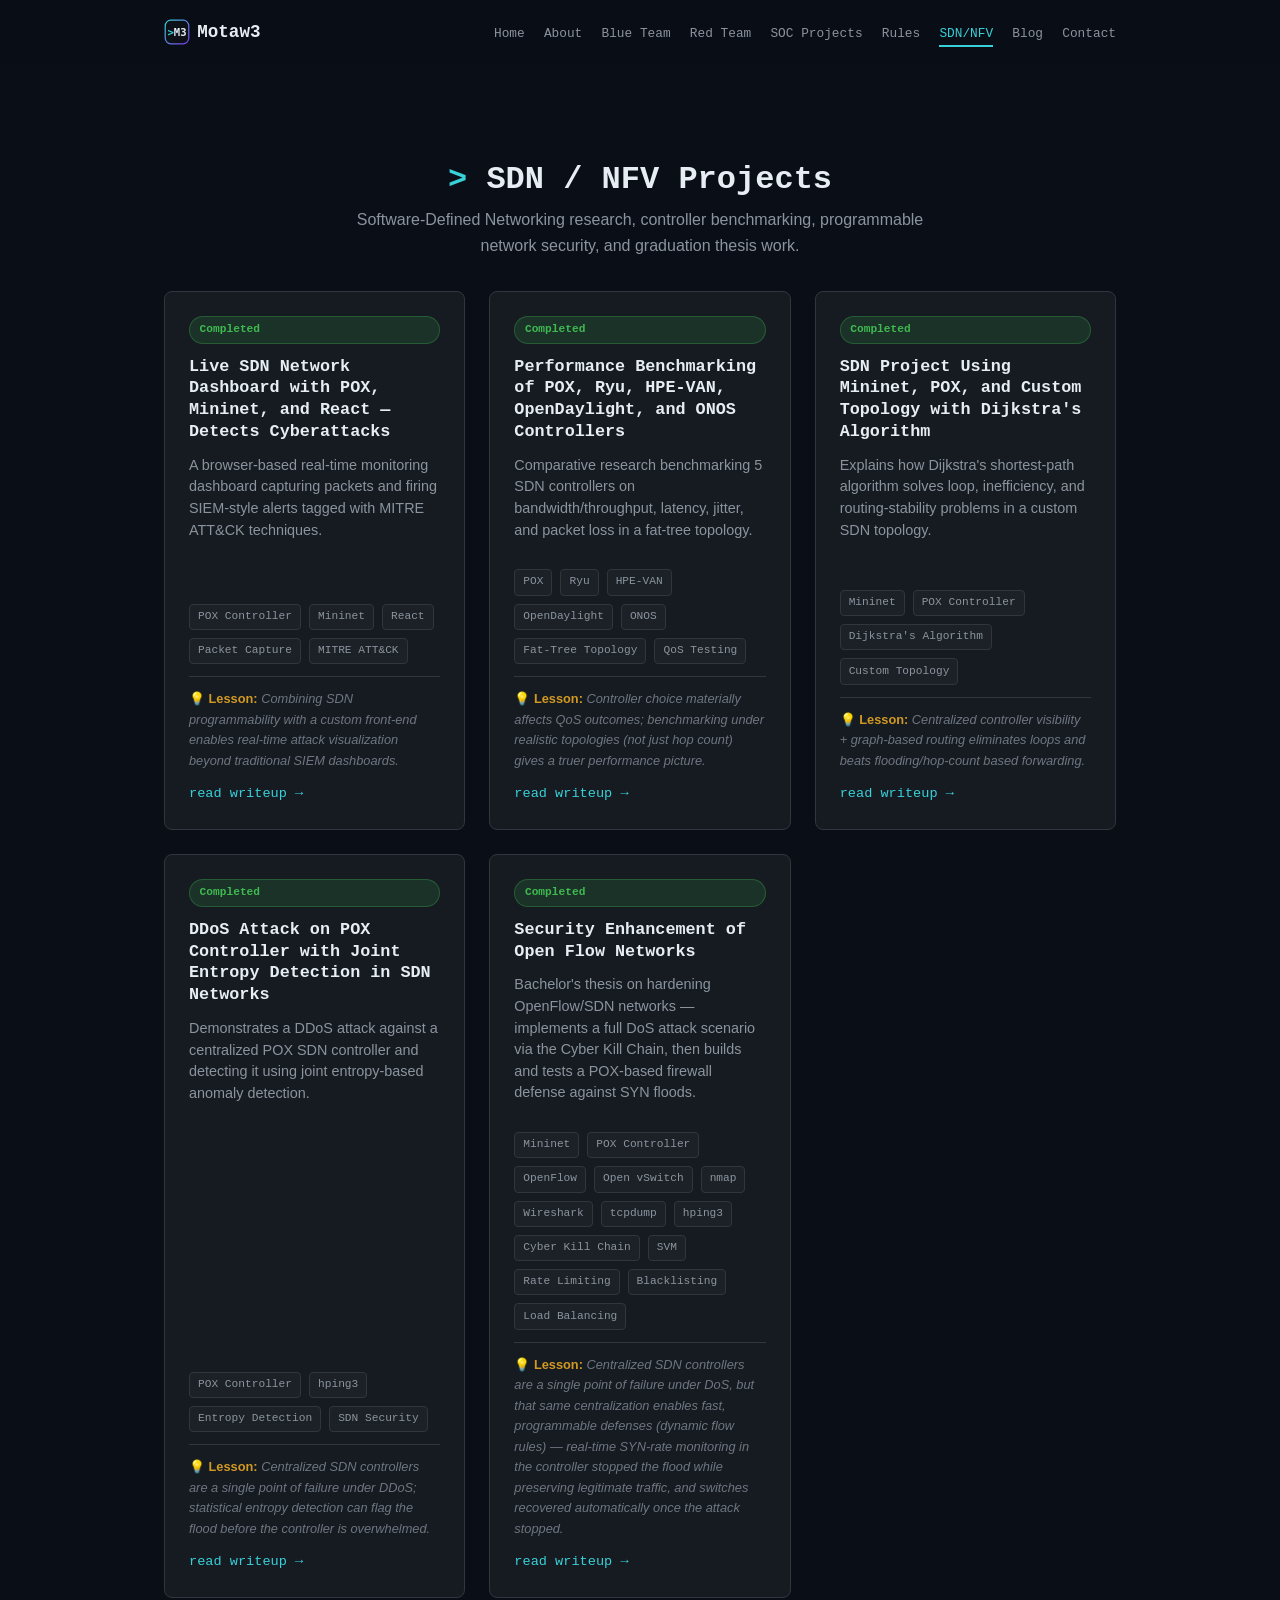
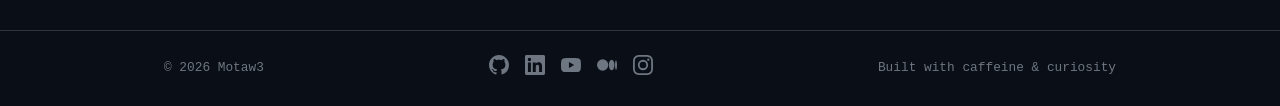
<file: sdn-nfv.html>
<!DOCTYPE html>
<html lang="en">
<head>
    <meta charset="UTF-8">
    <meta name="viewport" content="width=device-width, initial-scale=1.0">
    <title>SDN/NFV Projects > Motaw3</title>
    <link rel="preload" href="style.css?v=2" as="style">
    <link rel="stylesheet" href="style.css?v=2">
    <link rel="icon" type="image/svg+xml" href="assets/motaw3-logo.svg">
</head>
<body>
    <nav class="navbar">
        <div class="container">
            <a href="index.html" class="logo" aria-label="Motaw3 - home"><img src="assets/motaw3-logo.svg" alt="" class="logo-mark">Motaw3</a>
            <div class="hamburger">
                <span></span>
                <span></span>
                <span></span>
            </div>
            <ul class="nav-links">
                <li><a href="index.html">Home</a></li>
                <li><a href="about.html">About</a></li>
                <li><a href="blue-team.html">Blue Team</a></li>
                <li><a href="red-team.html">Red Team</a></li>
                <li><a href="soc-projects.html">SOC Projects</a></li>
		<li><a href="rules.html">Rules</a></li>
                <li><a href="sdn-nfv.html">SDN/NFV</a></li>
                <li><a href="blog.html">Blog</a></li>
                <li><a href="contact.html">Contact</a></li>
            </ul>
        </div>
    </nav>

    <main>
        <section class="container">
            <div class="page-header">
                <h1 class="section-title">SDN / NFV Projects</h1>
                <p>Software-Defined Networking research, controller benchmarking, programmable network security, and graduation thesis work.</p>
            </div>

            <div class="card-grid">
                <div class="card">
                    <div class="badge badge-completed">Completed</div>
                    <h3 class="mono">Live SDN Network Dashboard with POX, Mininet, and React — Detects Cyberattacks</h3>
                    <p>A browser-based real-time monitoring dashboard capturing packets and firing SIEM-style alerts tagged with MITRE ATT&CK techniques.</p>
                    <div class="tags">
                        <span class="tag">POX Controller</span>
                        <span class="tag">Mininet</span>
                        <span class="tag">React</span>
                        <span class="tag">Packet Capture</span>
                        <span class="tag">MITRE ATT&CK</span>
                    </div>
                    <div class="lesson">Combining SDN programmability with a custom front-end enables real-time attack visualization beyond traditional SIEM dashboards.</div>
                    <a href="https://medium.com/@motaweak226/i-built-a-live-sdn-network-dashboard-with-pox-mininet-and-react-and-it-detects-cyberattacks-in-091e2ba58c75" target="_blank" class="read-more">read writeup →</a>
                </div>

                <div class="card">
                    <div class="badge badge-completed">Completed</div>
                    <h3 class="mono">Performance Benchmarking of POX, Ryu, HPE-VAN, OpenDaylight, and ONOS Controllers</h3>
                    <p>Comparative research benchmarking 5 SDN controllers on bandwidth/throughput, latency, jitter, and packet loss in a fat-tree topology.</p>
                    <div class="tags">
                        <span class="tag">POX</span>
                        <span class="tag">Ryu</span>
                        <span class="tag">HPE-VAN</span>
                        <span class="tag">OpenDaylight</span>
                        <span class="tag">ONOS</span>
                        <span class="tag">Fat-Tree Topology</span>
                        <span class="tag">QoS Testing</span>
                    </div>
                    <div class="lesson">Controller choice materially affects QoS outcomes; benchmarking under realistic topologies (not just hop count) gives a truer performance picture.</div>
                    <a href="https://medium.com/@motaweak226/performance-benchmarking-of-pox-ryu-hpe-van-opendaylight-and-onos-controllers-based-on-qos-13498d3b6c7f" target="_blank" class="read-more">read writeup →</a>
                </div>

                <div class="card">
                    <div class="badge badge-completed">Completed</div>
                    <h3 class="mono">SDN Project Using Mininet, POX, and Custom Topology with Dijkstra's Algorithm</h3>
                    <p>Explains how Dijkstra's shortest-path algorithm solves loop, inefficiency, and routing-stability problems in a custom SDN topology.</p>
                    <div class="tags">
                        <span class="tag">Mininet</span>
                        <span class="tag">POX Controller</span>
                        <span class="tag">Dijkstra's Algorithm</span>
                        <span class="tag">Custom Topology</span>
                    </div>
                    <div class="lesson">Centralized controller visibility + graph-based routing eliminates loops and beats flooding/hop-count based forwarding.</div>
                    <a href="https://medium.com/@motaweak226/sdn-project-using-mininet-pox-and-custom-topology-with-dijkstras-algorithm-c1a3e421cb47" target="_blank" class="read-more">read writeup →</a>
                </div>

                <div class="card">
                    <div class="badge badge-completed">Completed</div>
                    <h3 class="mono">DDoS Attack on POX Controller with Joint Entropy Detection in SDN Networks</h3>
                    <p>Demonstrates a DDoS attack against a centralized POX SDN controller and detecting it using joint entropy-based anomaly detection.</p>
                    <div class="tags">
                        <span class="tag">POX Controller</span>
                        <span class="tag">hping3</span>
                        <span class="tag">Entropy Detection</span>
                        <span class="tag">SDN Security</span>
                    </div>
                    <div class="lesson">Centralized SDN controllers are a single point of failure under DDoS; statistical entropy detection can flag the flood before the controller is overwhelmed.</div>
                    <a href="https://medium.com/@motaweak226/ddos-attack-on-pox-controller-with-joint-entropy-detection-in-sdn-networks-ef692e533af8" target="_blank" class="read-more">read writeup →</a>
                </div>

                <div class="card">
                    <div class="badge badge-completed">Completed</div>
                    <h3 class="mono">Security Enhancement of Open Flow Networks</h3>
                    <p>Bachelor's thesis on hardening OpenFlow/SDN networks — implements a full DoS attack scenario via the Cyber Kill Chain, then builds and tests a POX-based firewall defense against SYN floods.</p>
                    <div class="tags">
                        <span class="tag">Mininet</span>
                        <span class="tag">POX Controller</span>
                        <span class="tag">OpenFlow</span>
                        <span class="tag">Open vSwitch</span>
                        <span class="tag">nmap</span>
                        <span class="tag">Wireshark</span>
                        <span class="tag">tcpdump</span>
                        <span class="tag">hping3</span>
                        <span class="tag">Cyber Kill Chain</span>
                        <span class="tag">SVM</span>
                        <span class="tag">Rate Limiting</span>
                        <span class="tag">Blacklisting</span>
                        <span class="tag">Load Balancing</span>
                    </div>
                    <div class="lesson">Centralized SDN controllers are a single point of failure under DoS, but that same centralization enables fast, programmable defenses (dynamic flow rules) — real-time SYN-rate monitoring in the controller stopped the flood while preserving legitimate traffic, and switches recovered automatically once the attack stopped.</div>
                    <a href="https://medium.com/@motaweak226/security-enhancement-of-open-flow-networks-a0e372fda65b" target="_blank" class="read-more">read writeup →</a>
                </div>
            </div>
        </section>
    </main>

    <footer class="footer">
        <div class="container">
            <span class="footer-text">© 2026 Motaw3</span>
            <div class="social-links">
                <a href="https://github.com/Khaledak74" target="_blank" rel="noopener" aria-label="GitHub">
                    <svg width="20" height="20" viewBox="0 0 24 24" fill="currentColor"><path d="M12 0C5.37 0 0 5.37 0 12c0 5.31 3.435 9.795 8.205 11.385.6.105.825-.255.825-.57 0-.285-.015-1.23-.015-2.235-3.015.555-3.795-.735-4.035-1.41-.135-.345-.72-1.41-1.23-1.695-.42-.225-1.02-.78-.015-.795.945-.015 1.62.87 1.845 1.23 1.08 1.815 2.805 1.305 3.495.99.105-.78.42-1.305.765-1.605-2.67-.3-5.46-1.335-5.46-5.925 0-1.305.465-2.385 1.23-3.225-.12-.3-.54-1.53.12-3.18 0 0 1.005-.315 3.3 1.23.96-.27 1.98-.405 3-.405s2.04.135 3 .405c2.295-1.56 3.3-1.23 3.3-1.23.66 1.65.24 2.88.12 3.18.765.84 1.23 1.905 1.23 3.225 0 4.605-2.805 5.625-5.475 5.925.435.375.81 1.095.81 2.22 0 1.605-.015 2.895-.015 3.3 0 .315.225.69.825.57A12.02 12.02 0 0024 12c0-6.63-5.37-12-12-12z"/></svg>
                </a>
                <a href="https://www.linkedin.com/in/khaled-motawea-0861b1265/" target="_blank" rel="noopener" aria-label="LinkedIn">
                    <svg width="20" height="20" viewBox="0 0 24 24" fill="currentColor"><path d="M20.447 20.452h-3.554v-5.569c0-1.328-.027-3.037-1.852-3.037-1.853 0-2.136 1.445-2.136 2.939v5.667H9.351V9h3.414v1.561h.046c.477-.9 1.637-1.85 3.37-1.85 3.601 0 4.267 2.37 4.267 5.455v6.286zM5.337 7.433a2.062 2.062 0 01-2.063-2.065 2.064 2.064 0 112.063 2.065zm1.782 13.019H3.555V9h3.564v11.452zM22.225 0H1.771C.792 0 0 .774 0 1.729v20.542C0 23.227.792 24 1.771 24h20.451C23.2 24 24 23.227 24 22.271V1.729C24 .774 23.2 0 22.222 0h.003z"/></svg>
                </a>
                <a href="https://www.youtube.com/@Kmotawea" target="_blank" rel="noopener" aria-label="YouTube">
                    <svg width="20" height="20" viewBox="0 0 24 24" fill="currentColor"><path d="M23.498 6.186a3.016 3.016 0 0 0-2.122-2.136C19.505 3.545 12 3.545 12 3.545s-7.505 0-9.377.505A3.017 3.017 0 0 0 .502 6.186C0 8.07 0 12 0 12s0 3.93.502 5.814a3.016 3.016 0 0 0 2.122 2.136c1.871.505 9.376.505 9.376.505s7.505 0 9.377-.505a3.015 3.015 0 0 0 2.122-2.136C24 15.93 24 12 24 12s0-3.93-.502-5.814zM9.545 15.568V8.432L15.818 12l-6.273 3.568z"/></svg>
                </a>
                <a href="https://medium.com/@motaweak226" target="_blank" rel="noopener" aria-label="Medium">
                    <svg width="20" height="20" viewBox="0 0 24 24" fill="currentColor"><path d="M13.54 12a6.8 6.8 0 0 1-6.77 6.82A6.8 6.8 0 0 1 0 12a6.8 6.8 0 0 1 6.77-6.82A6.8 6.8 0 0 1 13.54 12zM20.96 12c0 3.54-1.51 6.42-3.38 6.42s-3.38-2.88-3.38-6.42 1.51-6.42 3.38-6.42 3.38 2.88 3.38 6.42zM24 12c0 3.17-.53 5.75-1.19 5.75s-1.19-2.58-1.19-5.75.53-5.75 1.19-5.75S24 8.83 24 12z"/></svg>
                </a>
                <a href="https://www.instagram.com/kmotawea16" target="_blank" rel="noopener" aria-label="Instagram">
                    <svg width="20" height="20" viewBox="0 0 24 24" fill="currentColor"><path d="M12 2.163c3.204 0 3.584.012 4.85.07 1.17.054 1.805.249 2.227.412.56.216.96.474 1.38.894.42.42.678.82.894 1.38.163.422.358 1.057.412 2.227.058 1.266.07 1.646.07 4.85s-.012 3.584-.07 4.85c-.054 1.17-.249 1.805-.412 2.227-.216.56-.474.96-.894 1.38-.42.42-.82.678-1.38.894-.422.163-1.057.358-2.227.412-1.266.058-1.646.07-4.85.07s-3.584-.012-4.85-.07c-1.17-.054-1.805-.249-2.227-.412-.56-.216-.96-.474-1.38-.894-.42-.42-.678-.82-.894-1.38-.163-.422-.358-1.057-.412-2.227-.058-1.266-.07-1.646-.07-4.85s.012-3.584.07-4.85c.054-1.17.249-1.805.412-2.227.216-.56.474-.96.894-1.38.42-.42.82-.678 1.38-.894.422-.163 1.057-.358 2.227-.412 1.266-.058 1.646-.07 4.85-.07zM12 0C8.741 0 8.333.014 7.053.072 5.775.132 4.905.333 4.14.63c-.789.306-1.459.717-2.126 1.384S.935 3.35.63 4.14C.333 4.905.132 5.775.072 7.053.014 8.333 0 8.741 0 12s.014 3.667.072 4.947c.06 1.277.261 2.148.558 2.913.306.788.717 1.459 1.384 2.126s1.384 1.078 2.126 1.384c.766.296 1.636.499 2.913.558C8.333 23.986 8.741 24 12 24s3.667-.014 4.947-.072c1.277-.06 2.148-.262 2.913-.558.788-.306 1.459-.717 2.126-1.384s1.078-1.384 1.384-2.126c.296-.765.499-1.636.558-2.913.058-1.28.072-1.687.072-4.947s-.014-3.667-.072-4.947c-.06-1.277-.262-2.148-.558-2.913-.306-.788-.717-1.459-1.384-2.126s-1.384-1.078-2.126-1.384c-.765-.296-1.636-.499-2.913-.558C15.667.014 15.259 0 12 0zm0 5.838a6.162 6.162 0 100 12.324 6.162 6.162 0 000-12.324zM12 16a4 4 0 110-8 4 4 0 010 8zm6.406-11.845a1.44 1.44 0 100 2.881 1.44 1.44 0 000-2.881z"/></svg>
                </a>
            </div>
            <span class="footer-text">Built with caffeine & curiosity</span>
        </div>
    </footer>

    <script src="main.js?v=2"></script>
</body>
</html>
</file>
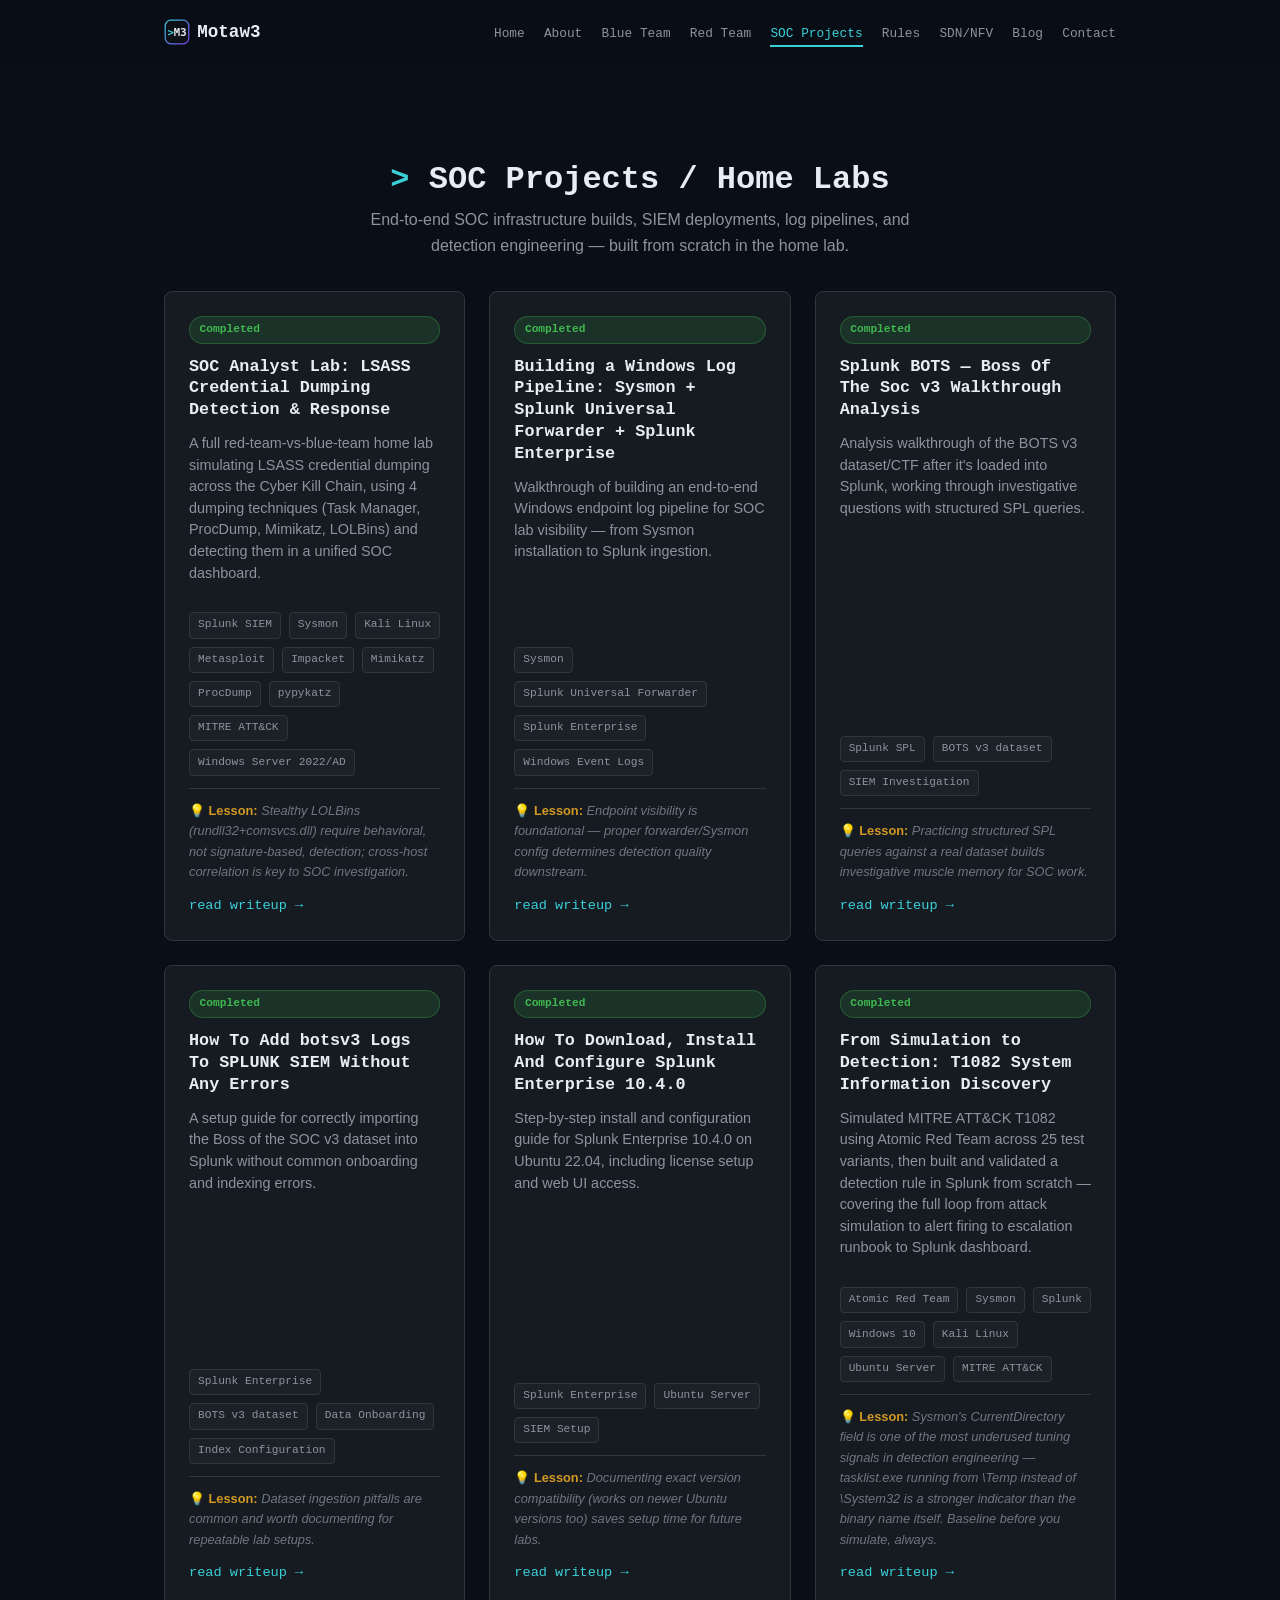
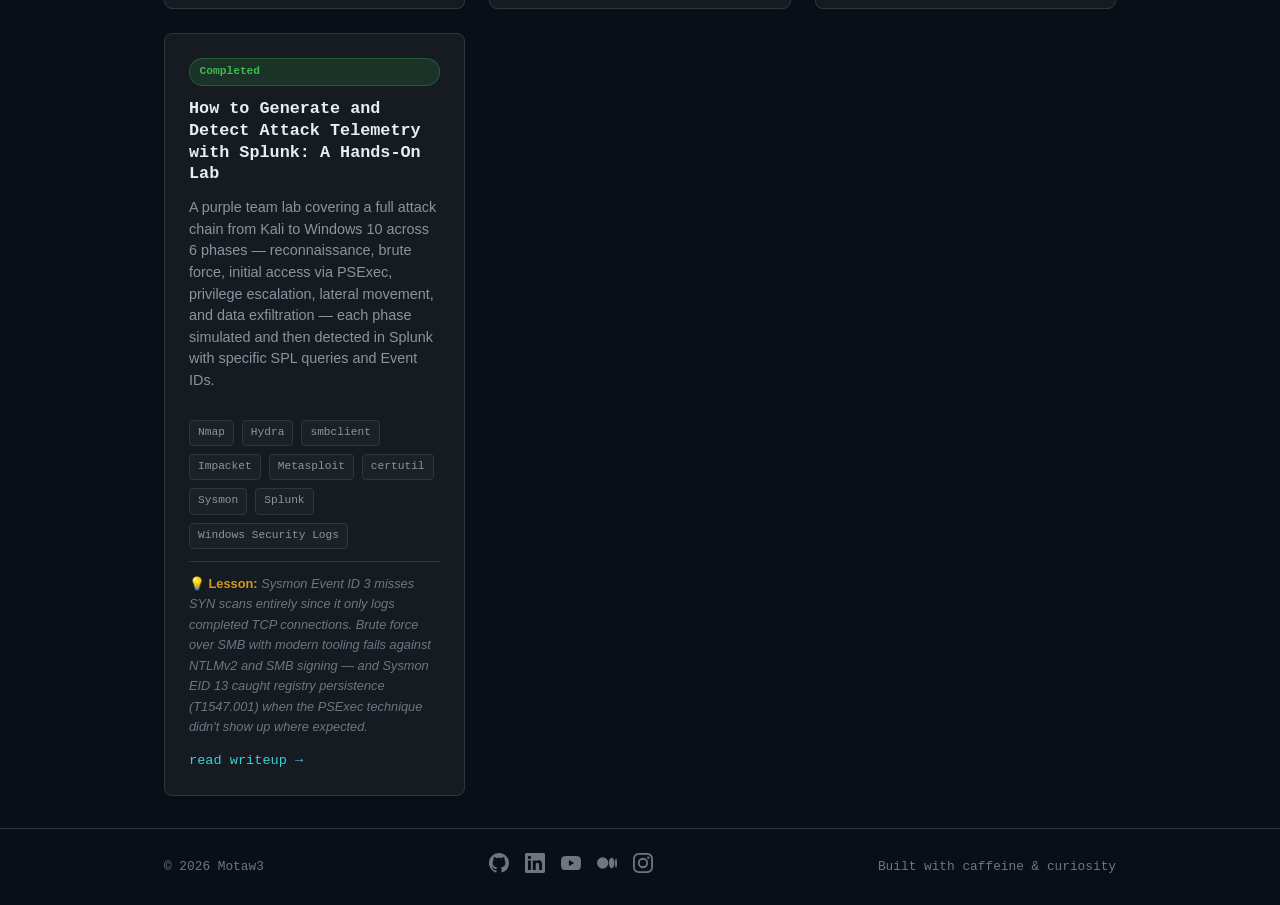
<file: soc-projects.html>
<!DOCTYPE html>
<html lang="en">
<head>
    <meta charset="UTF-8">
    <meta name="viewport" content="width=device-width, initial-scale=1.0">
    <title>SOC Projects > Motaw3</title>
    <link rel="preload" href="style.css?v=2" as="style">
    <link rel="stylesheet" href="style.css?v=2">
    <link rel="icon" type="image/svg+xml" href="assets/motaw3-logo.svg">
</head>
<body>
    <nav class="navbar">
        <div class="container">
            <a href="index.html" class="logo" aria-label="Motaw3 - home"><img src="assets/motaw3-logo.svg" alt="" class="logo-mark">Motaw3</a>
            <div class="hamburger">
                <span></span>
                <span></span>
                <span></span>
            </div>
            <ul class="nav-links">
                <li><a href="index.html">Home</a></li>
                <li><a href="about.html">About</a></li>
                <li><a href="blue-team.html">Blue Team</a></li>
                <li><a href="red-team.html">Red Team</a></li>
                <li><a href="soc-projects.html">SOC Projects</a></li>
		<li><a href="rules.html">Rules</a></li>
                <li><a href="sdn-nfv.html">SDN/NFV</a></li>
                <li><a href="blog.html">Blog</a></li>
                <li><a href="contact.html">Contact</a></li>
            </ul>
        </div>
    </nav>

    <main>
        <section class="container">
            <div class="page-header">
                <h1 class="section-title">SOC Projects / Home Labs</h1>
                <p>End-to-end SOC infrastructure builds, SIEM deployments, log pipelines, and detection engineering — built from scratch in the home lab.</p>
            </div>

            <div class="card-grid">
                <div class="card">
                    <div class="badge badge-completed">Completed</div>
                    <h3 class="mono">SOC Analyst Lab: LSASS Credential Dumping Detection & Response</h3>
                    <p>A full red-team-vs-blue-team home lab simulating LSASS credential dumping across the Cyber Kill Chain, using 4 dumping techniques (Task Manager, ProcDump, Mimikatz, LOLBins) and detecting them in a unified SOC dashboard.</p>
                    <div class="tags">
                        <span class="tag">Splunk SIEM</span>
                        <span class="tag">Sysmon</span>
                        <span class="tag">Kali Linux</span>
                        <span class="tag">Metasploit</span>
                        <span class="tag">Impacket</span>
                        <span class="tag">Mimikatz</span>
                        <span class="tag">ProcDump</span>
                        <span class="tag">pypykatz</span>
                        <span class="tag">MITRE ATT&CK</span>
                        <span class="tag">Windows Server 2022/AD</span>
                    </div>
                    <div class="lesson">Stealthy LOLBins (rundll32+comsvcs.dll) require behavioral, not signature-based, detection; cross-host correlation is key to SOC investigation.</div>
                    <a href="https://medium.com/@motaweak226/soc-analyst-lab-lsass-credential-dumping-detection-response-616f7ce34c35" target="_blank" class="read-more">read writeup →</a>
                </div>

                <div class="card">
                    <div class="badge badge-completed">Completed</div>
                    <h3 class="mono">Building a Windows Log Pipeline: Sysmon + Splunk Universal Forwarder + Splunk Enterprise</h3>
                    <p>Walkthrough of building an end-to-end Windows endpoint log pipeline for SOC lab visibility — from Sysmon installation to Splunk ingestion.</p>
                    <div class="tags">
                        <span class="tag">Sysmon</span>
                        <span class="tag">Splunk Universal Forwarder</span>
                        <span class="tag">Splunk Enterprise</span>
                        <span class="tag">Windows Event Logs</span>
                    </div>
                    <div class="lesson">Endpoint visibility is foundational — proper forwarder/Sysmon config determines detection quality downstream.</div>
                    <a href="https://medium.com/@motaweak226/building-a-windows-log-pipeline-sysmon-splunk-universal-forwarder-splunk-enterprise-8559460b3446" target="_blank" class="read-more">read writeup →</a>
                </div>

                <div class="card">
                    <div class="badge badge-completed">Completed</div>
                    <h3 class="mono">Splunk BOTS — Boss Of The Soc v3 Walkthrough Analysis</h3>
                    <p>Analysis walkthrough of the BOTS v3 dataset/CTF after it's loaded into Splunk, working through investigative questions with structured SPL queries.</p>
                    <div class="tags">
                        <span class="tag">Splunk SPL</span>
                        <span class="tag">BOTS v3 dataset</span>
                        <span class="tag">SIEM Investigation</span>
                    </div>
                    <div class="lesson">Practicing structured SPL queries against a real dataset builds investigative muscle memory for SOC work.</div>
                    <a href="https://medium.com/@motaweak226/splunk-bots-boss-of-the-soc-v3-walkthrough-analysis-1b23b791f8e0" target="_blank" class="read-more">read writeup →</a>
                </div>

                <div class="card">
                    <div class="badge badge-completed">Completed</div>
                    <h3 class="mono">How To Add botsv3 Logs To SPLUNK SIEM Without Any Errors</h3>
                    <p>A setup guide for correctly importing the Boss of the SOC v3 dataset into Splunk without common onboarding and indexing errors.</p>
                    <div class="tags">
                        <span class="tag">Splunk Enterprise</span>
                        <span class="tag">BOTS v3 dataset</span>
                        <span class="tag">Data Onboarding</span>
                        <span class="tag">Index Configuration</span>
                    </div>
                    <div class="lesson">Dataset ingestion pitfalls are common and worth documenting for repeatable lab setups.</div>
                    <a href="https://medium.com/@motaweak226/how-to-add-botsv3-logs-to-splunk-siem-without-any-errors-2585860557c9" target="_blank" class="read-more">read writeup →</a>
                </div>

                <div class="card">
                    <div class="badge badge-completed">Completed</div>
                    <h3 class="mono">How To Download, Install And Configure Splunk Enterprise 10.4.0</h3>
                    <p>Step-by-step install and configuration guide for Splunk Enterprise 10.4.0 on Ubuntu 22.04, including license setup and web UI access.</p>
                    <div class="tags">
                        <span class="tag">Splunk Enterprise</span>
                        <span class="tag">Ubuntu Server</span>
                        <span class="tag">SIEM Setup</span>
                    </div>
                    <div class="lesson">Documenting exact version compatibility (works on newer Ubuntu versions too) saves setup time for future labs.</div>
                    <a href="https://medium.com/@motaweak226/how-to-download-install-and-configure-splunk-enterprise-10-4-0-5df66a48cd71" target="_blank" class="read-more">read writeup →</a>
                </div>

                <div class="card">
                    <div class="badge badge-completed">Completed</div>
                    <h3 class="mono">From Simulation to Detection: T1082 System Information Discovery</h3>
                    <p>Simulated MITRE ATT&CK T1082 using Atomic Red Team across 25 test variants, then built and validated a detection rule in Splunk from scratch — covering the full loop from attack simulation to alert firing to escalation runbook to Splunk dashboard.</p>
                    <div class="tags">
                        <span class="tag">Atomic Red Team</span>
                        <span class="tag">Sysmon</span>
                        <span class="tag">Splunk</span>
                        <span class="tag">Windows 10</span>
                        <span class="tag">Kali Linux</span>
                        <span class="tag">Ubuntu Server</span>
                        <span class="tag">MITRE ATT&CK</span>
                    </div>
                    <div class="lesson">Sysmon's CurrentDirectory field is one of the most underused tuning signals in detection engineering — tasklist.exe running from \Temp instead of \System32 is a stronger indicator than the binary name itself. Baseline before you simulate, always.</div>
                    <a href="https://medium.com/@motaweak226/from-simulation-to-detection-building-and-validating-att-ck-based-rules-with-atomic-red-team-0dec5a9ea8d7?sharedUserId=motaweak226" target="_blank" class="read-more">read writeup →</a>
                </div>

                <div class="card">
                    <div class="badge badge-completed">Completed</div>
                    <h3 class="mono">How to Generate and Detect Attack Telemetry with Splunk: A Hands-On Lab</h3>
                    <p>A purple team lab covering a full attack chain from Kali to Windows 10 across 6 phases — reconnaissance, brute force, initial access via PSExec, privilege escalation, lateral movement, and data exfiltration — each phase simulated and then detected in Splunk with specific SPL queries and Event IDs.</p>
                    <div class="tags">
                        <span class="tag">Nmap</span>
                        <span class="tag">Hydra</span>
                        <span class="tag">smbclient</span>
                        <span class="tag">Impacket</span>
                        <span class="tag">Metasploit</span>
                        <span class="tag">certutil</span>
                        <span class="tag">Sysmon</span>
                        <span class="tag">Splunk</span>
                        <span class="tag">Windows Security Logs</span>
                    </div>
                    <div class="lesson">Sysmon Event ID 3 misses SYN scans entirely since it only logs completed TCP connections. Brute force over SMB with modern tooling fails against NTLMv2 and SMB signing — and Sysmon EID 13 caught registry persistence (T1547.001) when the PSExec technique didn't show up where expected.</div>
                    <a href="https://medium.com/@motaweak226/how-to-generate-and-detect-attack-telemetry-with-splunk-a-hands-on-lab-7c565f210bdc?sharedUserId=motaweak226" target="_blank" class="read-more">read writeup →</a>
                </div>
            </div>
        </section>
    </main>

    <footer class="footer">
        <div class="container">
            <span class="footer-text">© 2026 Motaw3</span>
            <div class="social-links">
                <a href="https://github.com/Khaledak74" target="_blank" rel="noopener" aria-label="GitHub">
                    <svg width="20" height="20" viewBox="0 0 24 24" fill="currentColor"><path d="M12 0C5.37 0 0 5.37 0 12c0 5.31 3.435 9.795 8.205 11.385.6.105.825-.255.825-.57 0-.285-.015-1.23-.015-2.235-3.015.555-3.795-.735-4.035-1.41-.135-.345-.72-1.41-1.23-1.695-.42-.225-1.02-.78-.015-.795.945-.015 1.62.87 1.845 1.23 1.08 1.815 2.805 1.305 3.495.99.105-.78.42-1.305.765-1.605-2.67-.3-5.46-1.335-5.46-5.925 0-1.305.465-2.385 1.23-3.225-.12-.3-.54-1.53.12-3.18 0 0 1.005-.315 3.3 1.23.96-.27 1.98-.405 3-.405s2.04.135 3 .405c2.295-1.56 3.3-1.23 3.3-1.23.66 1.65.24 2.88.12 3.18.765.84 1.23 1.905 1.23 3.225 0 4.605-2.805 5.625-5.475 5.925.435.375.81 1.095.81 2.22 0 1.605-.015 2.895-.015 3.3 0 .315.225.69.825.57A12.02 12.02 0 0024 12c0-6.63-5.37-12-12-12z"/></svg>
                </a>
                <a href="https://www.linkedin.com/in/khaled-motawea-0861b1265/" target="_blank" rel="noopener" aria-label="LinkedIn">
                    <svg width="20" height="20" viewBox="0 0 24 24" fill="currentColor"><path d="M20.447 20.452h-3.554v-5.569c0-1.328-.027-3.037-1.852-3.037-1.853 0-2.136 1.445-2.136 2.939v5.667H9.351V9h3.414v1.561h.046c.477-.9 1.637-1.85 3.37-1.85 3.601 0 4.267 2.37 4.267 5.455v6.286zM5.337 7.433a2.062 2.062 0 01-2.063-2.065 2.064 2.064 0 112.063 2.065zm1.782 13.019H3.555V9h3.564v11.452zM22.225 0H1.771C.792 0 0 .774 0 1.729v20.542C0 23.227.792 24 1.771 24h20.451C23.2 24 24 23.227 24 22.271V1.729C24 .774 23.2 0 22.222 0h.003z"/></svg>
                </a>
                <a href="https://www.youtube.com/@Kmotawea" target="_blank" rel="noopener" aria-label="YouTube">
                    <svg width="20" height="20" viewBox="0 0 24 24" fill="currentColor"><path d="M23.498 6.186a3.016 3.016 0 0 0-2.122-2.136C19.505 3.545 12 3.545 12 3.545s-7.505 0-9.377.505A3.017 3.017 0 0 0 .502 6.186C0 8.07 0 12 0 12s0 3.93.502 5.814a3.016 3.016 0 0 0 2.122 2.136c1.871.505 9.376.505 9.376.505s7.505 0 9.377-.505a3.015 3.015 0 0 0 2.122-2.136C24 15.93 24 12 24 12s0-3.93-.502-5.814zM9.545 15.568V8.432L15.818 12l-6.273 3.568z"/></svg>
                </a>
                <a href="https://medium.com/@motaweak226" target="_blank" rel="noopener" aria-label="Medium">
                    <svg width="20" height="20" viewBox="0 0 24 24" fill="currentColor"><path d="M13.54 12a6.8 6.8 0 0 1-6.77 6.82A6.8 6.8 0 0 1 0 12a6.8 6.8 0 0 1 6.77-6.82A6.8 6.8 0 0 1 13.54 12zM20.96 12c0 3.54-1.51 6.42-3.38 6.42s-3.38-2.88-3.38-6.42 1.51-6.42 3.38-6.42 3.38 2.88 3.38 6.42zM24 12c0 3.17-.53 5.75-1.19 5.75s-1.19-2.58-1.19-5.75.53-5.75 1.19-5.75S24 8.83 24 12z"/></svg>
                </a>
                <a href="https://www.instagram.com/kmotawea16" target="_blank" rel="noopener" aria-label="Instagram">
                    <svg width="20" height="20" viewBox="0 0 24 24" fill="currentColor"><path d="M12 2.163c3.204 0 3.584.012 4.85.07 1.17.054 1.805.249 2.227.412.56.216.96.474 1.38.894.42.42.678.82.894 1.38.163.422.358 1.057.412 2.227.058 1.266.07 1.646.07 4.85s-.012 3.584-.07 4.85c-.054 1.17-.249 1.805-.412 2.227-.216.56-.474.96-.894 1.38-.42.42-.82.678-1.38.894-.422.163-1.057.358-2.227.412-1.266.058-1.646.07-4.85.07s-3.584-.012-4.85-.07c-1.17-.054-1.805-.249-2.227-.412-.56-.216-.96-.474-1.38-.894-.42-.42-.678-.82-.894-1.38-.163-.422-.358-1.057-.412-2.227-.058-1.266-.07-1.646-.07-4.85s.012-3.584.07-4.85c.054-1.17.249-1.805.412-2.227.216-.56.474-.96.894-1.38.42-.42.82-.678 1.38-.894.422-.163 1.057-.358 2.227-.412 1.266-.058 1.646-.07 4.85-.07zM12 0C8.741 0 8.333.014 7.053.072 5.775.132 4.905.333 4.14.63c-.789.306-1.459.717-2.126 1.384S.935 3.35.63 4.14C.333 4.905.132 5.775.072 7.053.014 8.333 0 8.741 0 12s.014 3.667.072 4.947c.06 1.277.261 2.148.558 2.913.306.788.717 1.459 1.384 2.126s1.384 1.078 2.126 1.384c.766.296 1.636.499 2.913.558C8.333 23.986 8.741 24 12 24s3.667-.014 4.947-.072c1.277-.06 2.148-.262 2.913-.558.788-.306 1.459-.717 2.126-1.384s1.078-1.384 1.384-2.126c.296-.765.499-1.636.558-2.913.058-1.28.072-1.687.072-4.947s-.014-3.667-.072-4.947c-.06-1.277-.262-2.148-.558-2.913-.306-.788-.717-1.459-1.384-2.126s-1.384-1.078-2.126-1.384c-.765-.296-1.636-.499-2.913-.558C15.667.014 15.259 0 12 0zm0 5.838a6.162 6.162 0 100 12.324 6.162 6.162 0 000-12.324zM12 16a4 4 0 110-8 4 4 0 010 8zm6.406-11.845a1.44 1.44 0 100 2.881 1.44 1.44 0 000-2.881z"/></svg>
                </a>
            </div>
            <span class="footer-text">Built with caffeine & curiosity</span>
        </div>
    </footer>

    <script src="main.js?v=2"></script>
</body>
</html>
</file>
<file: style.css>
/* ============================================
   INKSEC-STYLE PORTFOLIO - DARK THEME
   ============================================ */

/* --- CSS Variables --- */
:root {
    --bg-primary: #0a0e17;
    --bg-secondary: #0d1117;
    --bg-card: #161b22;
    --bg-hover: #1c2128;
    --border-color: #30363d;
    --border-light: #21262d;
    --text-primary: #e6edf3;
    --text-secondary: #8b949e;
    --text-muted: #6e7681;
    --accent-cyan: #39d0d8;
    --accent-cyan-hover: #00d4aa;
    --accent-purple: #7c3aed;
    --accent-red: #f85149;
    --accent-red-glow: rgba(248, 81, 73, 0.3);
    --accent-green: #3fb950;
    --accent-yellow: #d29922;
    --accent-orange: #ff9d42;
    --accent-blue: #58a6ff;
    --accent-gold: #f0c419;
    --font-body: -apple-system, BlinkMacSystemFont, "Segoe UI", Roboto, "Helvetica Neue", Arial, sans-serif;
    --font-mono: "JetBrains Mono", "Fira Code", "SF Mono", Monaco, "Cascadia Code", Consolas, monospace;
    --radius: 8px;
    --radius-sm: 4px;
    --transition: all 0.25s cubic-bezier(0.4, 0, 0.2, 1);
    --shadow: 0 4px 12px rgba(0, 0, 0, 0.4);
    --shadow-lg: 0 8px 24px rgba(0, 0, 0, 0.5);
}

/* --- Reset & Base --- */
*, *::before, *::after {
    margin: 0;
    padding: 0;
    box-sizing: border-box;
}

html {
    scroll-behavior: smooth;
    font-size: 16px;
}

body {
    font-family: var(--font-body);
    background-color: var(--bg-primary);
    color: var(--text-primary);
    line-height: 1.6;
    min-height: 100vh;
    display: flex;
    flex-direction: column;
    -webkit-font-smoothing: antialiased;
    -moz-osx-font-smoothing: grayscale;
}

a {
    color: var(--accent-cyan);
    text-decoration: none;
    transition: var(--transition);
}

a:hover {
    color: var(--accent-cyan-hover);
}

img {
    max-width: 100%;
    height: auto;
    display: block;
}

/* --- Typography --- */
h1, h2, h3, h4, h5, h6 {
    font-weight: 700;
    line-height: 1.2;
    color: var(--text-primary);
}

h1 { font-size: 2.5rem; }
h2 { font-size: 1.8rem; }
h3 { font-size: 1.4rem; }
h4 { font-size: 1.1rem; }

p {
    color: var(--text-secondary);
    margin-bottom: 1rem;
}

.mono {
    font-family: var(--font-mono);
}

.section-title {
    font-family: var(--font-mono);
    font-size: 1.5rem;
    margin-bottom: 1.5rem;
    color: var(--text-primary);
}

.section-title::before {
    content: "> ";
    color: var(--accent-cyan);
}

/* --- Layout --- */
.container {
    max-width: 1000px;
    margin: 0 auto;
    padding: 0 1.5rem;
    width: 100%;
}

main {
    flex: 1;
    padding: 2rem 0;
}

/* --- Navigation --- */
.navbar {
    position: sticky;
    top: 0;
    z-index: 1000;
    background: rgba(10, 14, 23, 0.95);
    backdrop-filter: blur(12px);
    -webkit-backdrop-filter: blur(12px);
    border-bottom: 1px solid transparent;
    transition: var(--transition);
}

.navbar.scrolled {
    border-bottom-color: var(--border-color);
}

.navbar .container {
    display: flex;
    align-items: center;
    justify-content: space-between;
    height: 64px;
}

.logo {
    font-family: var(--font-mono);
    font-size: 1.1rem;
    font-weight: 600;
    color: var(--text-primary);
    white-space: nowrap;
    display: inline-flex;
    align-items: center;
}

.logo img.logo-mark {
    height: 26px;
    width: 26px;
    margin-right: 0.45rem;
    display: inline-block;
}

.logo span {
    color: var(--accent-cyan);
}

.nav-links {
    display: flex;
    gap: 1.2rem;
    list-style: none;
}

.nav-links a {
    font-family: var(--font-mono);
    font-size: 0.8rem;
    color: var(--text-secondary);
    position: relative;
    padding: 0.25rem 0;
    white-space: nowrap;
}

.nav-links a::after {
    content: '';
    position: absolute;
    bottom: -2px;
    left: 0;
    width: 0;
    height: 2px;
    background: var(--accent-cyan);
    transition: var(--transition);
}

.nav-links a:hover,
.nav-links a.active {
    color: var(--accent-cyan);
}

.nav-links a:hover::after,
.nav-links a.active::after {
    width: 100%;
}

/* Mobile menu */
.hamburger {
    display: none;
    flex-direction: column;
    gap: 5px;
    cursor: pointer;
    padding: 5px;
}

.hamburger span {
    display: block;
    width: 24px;
    height: 2px;
    background: var(--text-primary);
    transition: var(--transition);
}

/* --- Hero Section --- */
.hero {
    padding: 6rem 0 4rem;
    text-align: center;
}

.hero h1 {
    font-family: var(--font-mono);
    font-size: 3rem;
    margin-bottom: 0.5rem;
}

.hero-hello {
    font-size: 0.9rem;
    color: var(--accent-purple);
    margin-bottom: 0.75rem;
}

.hero-name {
    text-shadow: 0 0 24px rgba(124, 58, 237, 0.35);
}

.hero .subtitle .sep {
    color: var(--accent-purple);
}

.hero .subtitle {
    font-family: var(--font-mono);
    font-size: 1rem;
    color: var(--accent-cyan);
    margin-bottom: 1.5rem;
}

.hero .tagline {
    font-size: 1.1rem;
    color: var(--text-secondary);
    max-width: 600px;
    margin: 0 auto 2rem;
}

.hero-cta {
    display: flex;
    gap: 1rem;
    justify-content: center;
    flex-wrap: wrap;
}

.btn {
    display: inline-flex;
    align-items: center;
    gap: 0.5rem;
    padding: 0.75rem 1.5rem;
    border-radius: var(--radius-sm);
    font-family: var(--font-mono);
    font-size: 0.85rem;
    font-weight: 600;
    transition: var(--transition);
    cursor: pointer;
    border: none;
}

.btn-primary {
    background: var(--accent-cyan);
    color: var(--bg-primary);
}

.btn-primary:hover {
    background: var(--accent-cyan-hover);
    color: var(--bg-primary);
    transform: translateY(-2px);
    box-shadow: 0 4px 12px rgba(57, 208, 216, 0.3);
}

.btn-outline {
    background: transparent;
    color: var(--accent-cyan);
    border: 1px solid var(--accent-cyan);
}

.btn-outline-purple {
    background: transparent;
    color: var(--accent-purple);
    border: 1px solid var(--accent-purple);
}

.btn-outline-purple:hover {
    background: rgba(124, 58, 237, 0.12);
    color: var(--accent-purple);
    transform: translateY(-2px);
    box-shadow: 0 4px 14px rgba(124, 58, 237, 0.35);
}

.btn-outline:hover {
    background: rgba(57, 208, 216, 0.1);
    transform: translateY(-2px);
}

.btn-red {
    background: var(--accent-red);
    color: #fff;
}

.btn-red:hover {
    background: #ff6b6b;
    transform: translateY(-2px);
    box-shadow: 0 4px 12px var(--accent-red-glow);
}

.btn-outline-red {
    background: transparent;
    color: var(--accent-red);
    border: 1px solid var(--accent-red);
}

.btn-outline-red:hover {
    background: rgba(248, 81, 73, 0.1);
    transform: translateY(-2px);
}

/* --- Cards --- */
.card-grid {
    display: grid;
    grid-template-columns: repeat(auto-fill, minmax(300px, 1fr));
    gap: 1.5rem;
}

.card {
    background: var(--bg-card);
    border: 1px solid var(--border-color);
    border-radius: var(--radius);
    padding: 1.5rem;
    transition: var(--transition);
    position: relative;
    overflow: hidden;
    display: flex;
    flex-direction: column;
}

.card::before {
    content: '';
    position: absolute;
    top: 0;
    left: 0;
    width: 100%;
    height: 2px;
    background: linear-gradient(90deg, var(--accent-cyan), var(--accent-purple));
    opacity: 0;
    transition: var(--transition);
}

.card:hover {
    border-color: var(--border-light);
    transform: translateY(-4px);
    box-shadow: var(--shadow-lg);
}

.card:hover::before {
    opacity: 1;
}

.card h3 {
    font-family: var(--font-mono);
    font-size: 1.05rem;
    margin-bottom: 0.75rem;
    line-height: 1.3;
}

.card p {
    font-size: 0.9rem;
    color: var(--text-secondary);
    margin-bottom: 1rem;
    line-height: 1.5;
    flex-grow: 1;
}

.card .lesson {
    font-size: 0.8rem;
    color: var(--text-muted);
    font-style: italic;
    margin-top: auto;
    padding-top: 0.75rem;
    border-top: 1px solid var(--border-color);
    margin-bottom: 0.75rem;
}

.card .lesson::before {
    content: "💡 Lesson: ";
    color: var(--accent-yellow);
    font-style: normal;
    font-weight: 600;
}

/* --- Red Team Card --- */
.card-red {
    border-color: rgba(248, 81, 73, 0.3);
}

.card-red::before {
    background: linear-gradient(90deg, var(--accent-red), #ff6b6b);
}

.card-red:hover {
    border-color: rgba(248, 81, 73, 0.6);
    box-shadow: 0 8px 24px rgba(248, 81, 73, 0.15);
}

.card-red .tag:hover {
    border-color: var(--accent-red);
    color: var(--accent-red);
}

/* --- Badges & Tags --- */
.badge {
    display: inline-flex;
    align-items: center;
    gap: 0.35rem;
    padding: 0.25rem 0.6rem;
    border-radius: 999px;
    font-family: var(--font-mono);
    font-size: 0.7rem;
    font-weight: 600;
    margin-bottom: 0.75rem;
}

.badge-locked {
    background: rgba(248, 81, 73, 0.15);
    color: var(--accent-red);
    border: 1px solid rgba(248, 81, 73, 0.3);
}

.badge-completed {
    background: rgba(63, 185, 80, 0.15);
    color: var(--accent-green);
    border: 1px solid rgba(63, 185, 80, 0.3);
}

.badge-active {
    background: rgba(57, 208, 216, 0.15);
    color: var(--accent-cyan);
    border: 1px solid rgba(57, 208, 216, 0.3);
}

.tags {
    display: flex;
    flex-wrap: wrap;
    gap: 0.5rem;
    margin: 0.75rem 0;
}

.tag {
    font-family: var(--font-mono);
    font-size: 0.7rem;
    padding: 0.2rem 0.5rem;
    background: var(--bg-hover);
    border: 1px solid var(--border-color);
    border-radius: var(--radius-sm);
    color: var(--text-secondary);
}

.tag:hover {
    border-color: var(--accent-purple);
    color: var(--accent-purple);
}

/* --- Links in cards --- */
.card-links {
    display: flex;
    flex-wrap: wrap;
    gap: 1rem;
    margin-top: 1rem;
    font-family: var(--font-mono);
    font-size: 0.8rem;
}

.card-links a {
    color: var(--text-muted);
}

.card-links a:hover {
    color: var(--accent-cyan);
}

.locked-note {
    font-family: var(--font-mono);
    font-size: 0.75rem;
    color: var(--text-muted);
    font-style: italic;
    margin-bottom: 0.75rem;
}

/* --- Featured Section --- */
.featured-section {
    padding: 3rem 0;
}

.featured-card {
    background: var(--bg-card);
    border: 1px solid var(--border-color);
    border-radius: var(--radius);
    overflow: hidden;
    transition: var(--transition);
}

.featured-card:hover {
    border-color: var(--border-light);
    box-shadow: var(--shadow-lg);
}

.featured-video {
    position: relative;
    width: 100%;
    aspect-ratio: 16 / 9;
    background: var(--bg-secondary);
    display: flex;
    align-items: center;
    justify-content: center;
}

.featured-video img {
    width: 100%;
    height: 100%;
    object-fit: cover;
    opacity: 0.7;
}

.play-overlay {
    position: absolute;
    width: 60px;
    height: 60px;
    background: rgba(57, 208, 216, 0.2);
    border: 2px solid var(--accent-cyan);
    border-radius: 50%;
    display: flex;
    align-items: center;
    justify-content: center;
    transition: var(--transition);
}

.play-overlay::after {
    content: '';
    width: 0;
    height: 0;
    border-left: 16px solid var(--accent-cyan);
    border-top: 10px solid transparent;
    border-bottom: 10px solid transparent;
    margin-left: 4px;
}

.featured-card:hover .play-overlay {
    background: rgba(57, 208, 216, 0.4);
    transform: scale(1.1);
}

.featured-content {
    padding: 1.5rem;
}

.featured-content h3 {
    font-family: var(--font-mono);
    font-size: 1.2rem;
    margin-bottom: 0.5rem;
}

.featured-content p {
    font-size: 0.95rem;
    margin-bottom: 1rem;
}

/* --- Red Team Section --- */
.red-team-hero {
    text-align: center;
    padding: 5rem 0 3rem;
    position: relative;
}

.red-team-hero::before {
    content: '';
    position: absolute;
    top: 0;
    left: 50%;
    transform: translateX(-50%);
    width: 200px;
    height: 2px;
    background: linear-gradient(90deg, transparent, var(--accent-red), transparent);
}

.red-team-hero h1 {
    font-family: var(--font-mono);
    font-size: 2.8rem;
    color: var(--accent-red);
    margin-bottom: 0.5rem;
    text-shadow: 0 0 20px rgba(248, 81, 73, 0.3);
}

.red-team-hero .subtitle {
    font-family: var(--font-mono);
    font-size: 1rem;
    color: var(--accent-red);
    opacity: 0.8;
    margin-bottom: 1.5rem;
}

.red-team-hero .tagline {
    font-size: 1.1rem;
    color: var(--text-secondary);
    max-width: 600px;
    margin: 0 auto 2rem;
}

.red-section-title::before {
    content: "// ";
    color: var(--accent-red);
}

.red-section-title {
    font-family: var(--font-mono);
    font-size: 1.5rem;
    margin-bottom: 1.5rem;
    color: var(--text-primary);
}

/* --- About Page --- */
.about-section {
    padding: 2rem 0;
}

.about-text {
    font-size: 1.05rem;
    line-height: 1.8;
    color: var(--text-secondary);
    margin-bottom: 2rem;
}

.skills-grid {
    display: grid;
    grid-template-columns: repeat(auto-fill, minmax(200px, 1fr));
    gap: 1rem;
    margin: 1.5rem 0;
}

.skill-item {
    display: flex;
    align-items: center;
    gap: 0.75rem;
    padding: 0.75rem 1rem;
    background: var(--bg-card);
    border: 1px solid var(--border-color);
    border-radius: var(--radius-sm);
    font-family: var(--font-mono);
    font-size: 0.85rem;
    transition: var(--transition);
}

.skill-item:hover {
    border-color: var(--accent-cyan);
    background: var(--bg-hover);
}

.skill-item::before {
    content: '>';
    color: var(--accent-cyan);
    font-weight: bold;
}

.cert-grid {
    display: grid;
    grid-template-columns: repeat(auto-fill, minmax(250px, 1fr));
    gap: 1rem;
    margin: 1.5rem 0;
}

.cert-card {
    background: var(--bg-card);
    border: 1px solid var(--border-color);
    border-radius: var(--radius);
    padding: 1.25rem;
    display: flex;
    align-items: center;
    gap: 1rem;
    transition: var(--transition);
}

.cert-card:hover {
    border-color: var(--accent-cyan);
}

.cert-icon {
    width: 48px;
    height: 48px;
    background: rgba(57, 208, 216, 0.1);
    border-radius: var(--radius-sm);
    display: flex;
    align-items: center;
    justify-content: center;
    font-size: 1.5rem;
    flex-shrink: 0;
}

.cert-info h4 {
    font-size: 0.95rem;
    margin-bottom: 0.25rem;
}

.cert-info span {
    font-family: var(--font-mono);
    font-size: 0.75rem;
    color: var(--text-muted);
}

/* --- Blog Page --- */
.blog-list {
    display: flex;
    flex-direction: column;
    gap: 1.5rem;
}

.blog-item {
    background: var(--bg-card);
    border: 1px solid var(--border-color);
    border-radius: var(--radius);
    padding: 1.5rem;
    transition: var(--transition);
}

.blog-item:hover {
    border-color: var(--border-light);
    transform: translateX(4px);
}

.blog-date {
    font-family: var(--font-mono);
    font-size: 0.8rem;
    color: var(--text-muted);
    margin-bottom: 0.5rem;
}

.blog-item h3 {
    font-family: var(--font-mono);
    font-size: 1.15rem;
    margin-bottom: 0.5rem;
}

.blog-item h3 a {
    color: var(--text-primary);
}

.blog-item h3 a:hover {
    color: var(--accent-cyan);
}

.blog-excerpt {
    font-size: 0.95rem;
    color: var(--text-secondary);
    margin-bottom: 0.75rem;
}

.read-more {
    font-family: var(--font-mono);
    font-size: 0.85rem;
    color: var(--accent-cyan);
}

.read-more:hover {
    text-decoration: underline;
}

.read-more-red {
    color: var(--accent-red);
}

.read-more-red:hover {
    color: #ff6b6b;
}

/* --- Contact Page --- */
.contact-section {
    padding: 2rem 0;
}

.contact-hero {
    text-align: center;
    padding: 4rem 0 2rem;
}

.contact-hero h1 {
    font-family: var(--font-mono);
    font-size: 2.5rem;
    margin-bottom: 0.5rem;
}

.contact-hero .subtitle {
    font-family: var(--font-mono);
    font-size: 1rem;
    color: var(--accent-cyan);
    margin-bottom: 1rem;
}

.contact-hero p {
    font-size: 1.1rem;
    color: var(--text-secondary);
    max-width: 500px;
    margin: 0 auto 2rem;
}

.contact-grid {
    display: grid;
    grid-template-columns: repeat(auto-fill, minmax(280px, 1fr));
    gap: 1.5rem;
    margin: 2rem 0;
}

.contact-card {
    background: var(--bg-card);
    border: 1px solid var(--border-color);
    border-radius: var(--radius);
    padding: 2rem;
    text-align: center;
    transition: var(--transition);
    display: flex;
    flex-direction: column;
    align-items: center;
}

.contact-card:hover {
    border-color: var(--accent-cyan);
    transform: translateY(-4px);
    box-shadow: var(--shadow-lg);
}

.contact-card .icon {
    font-size: 2.5rem;
    margin-bottom: 1rem;
}

.contact-card h3 {
    font-family: var(--font-mono);
    font-size: 1rem;
    margin-bottom: 0.5rem;
}

.contact-card p {
    font-size: 0.85rem;
    color: var(--text-muted);
    margin-bottom: 1rem;
}

.contact-card a {
    font-family: var(--font-mono);
    font-size: 0.8rem;
    color: var(--text-muted);
    word-break: break-all;
}

.contact-card a:hover {
    color: var(--accent-cyan);
}

/* --- Footer --- */
.footer {
    border-top: 1px solid var(--border-color);
    padding: 1.5rem 0;
    margin-top: auto;
}

.footer .container {
    display: flex;
    align-items: center;
    justify-content: space-between;
    flex-wrap: wrap;
    gap: 1rem;
}

.footer-text {
    font-family: var(--font-mono);
    font-size: 0.8rem;
    color: var(--text-muted);
}

.social-links {
    display: flex;
    gap: 1rem;
}

.social-links a {
    color: var(--text-muted);
    transition: var(--transition);
}

.social-links a:hover {
    color: var(--accent-cyan);
    transform: translateY(-2px);
}

/* --- Divider --- */
.divider {
    height: 1px;
    background: linear-gradient(90deg, transparent, var(--border-color), transparent);
    margin: 2rem 0;
}

/* --- Scrollbar --- */
::-webkit-scrollbar {
    width: 8px;
}

::-webkit-scrollbar-track {
    background: var(--bg-primary);
}

::-webkit-scrollbar-thumb {
    background: var(--border-color);
    border-radius: 4px;
}

::-webkit-scrollbar-thumb:hover {
    background: var(--text-muted);
}

/* --- Selection --- */
::selection {
    background: rgba(57, 208, 216, 0.3);
    color: var(--text-primary);
}

/* --- Responsive --- */
@media (max-width: 768px) {
    .nav-links {
        display: none;
        position: absolute;
        top: 64px;
        left: 0;
        right: 0;
        background: var(--bg-primary);
        flex-direction: column;
        padding: 1rem 1.5rem;
        border-bottom: 1px solid var(--border-color);
        gap: 1rem;
    }

    .nav-links.active {
        display: flex;
    }

    .hamburger {
        display: flex;
    }

    .hero h1 {
        font-size: 2rem;
    }

    .hero .subtitle {
        font-size: 0.85rem;
    }

    .card-grid {
        grid-template-columns: 1fr;
    }

    .skills-grid,
    .cert-grid,
    .contact-grid {
        grid-template-columns: 1fr;
    }

    .footer .container {
        flex-direction: column;
        text-align: center;
    }

    .red-team-hero h1 {
        font-size: 2rem;
    }
}

@media (max-width: 480px) {
    .container {
        padding: 0 1rem;
    }

    .hero {
        padding: 4rem 0 2rem;
    }

    .hero h1 {
        font-size: 1.6rem;
    }

    .btn {
        width: 100%;
        justify-content: center;
    }
}

/* --- Cyber Enhancements --- */
.contact-icon-link {
    transition: var(--transition);
    padding: 1rem;
    border-radius: var(--radius);
    border: 1px solid transparent;
}

.contact-icon-link:hover {
    background: var(--bg-hover);
    border-color: var(--accent-cyan);
    transform: translateY(-5px);
    box-shadow: 0 0 15px var(--accent-cyan);
}

.post-header {
    text-align: center;
    padding: 4rem 0 2rem;
}

.post-meta {
    color: var(--text-muted);
    font-size: 0.9rem;
    margin-top: 1rem;
}

.post-content h2 {
    margin: 2rem 0 1rem;
    color: var(--accent-cyan);
    font-family: var(--font-mono);
}

.post-content h2::before {
    content: "# ";
}

.post-content p {
    margin-bottom: 1.5rem;
    font-size: 1.05rem;
}

.post-content ul {
    margin-bottom: 1.5rem;
    padding-left: 1.5rem;
    color: var(--text-secondary);
}

.post-content li {
    margin-bottom: 0.5rem;
}

.post-content table {
    width: 100%;
    border-collapse: collapse;
    margin: 2rem 0;
    font-family: var(--font-mono);
    font-size: 0.9rem;
}

.post-content th, .post-content td {
    border: 1px solid var(--border-color);
    padding: 0.75rem;
    text-align: left;
}

.post-content th {
    background: var(--bg-secondary);
    color: var(--accent-cyan);
}

.post-content pre {
    background: #000;
    padding: 1.5rem;
    border-radius: var(--radius);
    border: 1px solid var(--border-color);
    overflow-x: auto;
    margin: 1.5rem 0;
}

.post-content code {
    font-family: var(--font-mono);
    color: var(--accent-green);
}

/* Page header for subpages */
.page-header {
    padding: 4rem 0 2rem;
    text-align: center;
}

.page-header h1 {
    font-family: var(--font-mono);
    font-size: 2rem;
    margin-bottom: 0.5rem;
}

.page-header p {
    font-size: 1rem;
    color: var(--text-secondary);
    max-width: 600px;
    margin: 0 auto;
}

/* ============================================
   RULES PAGE (MITRE ATT&CK Detection Library)
   ============================================ */

.rules-page-header p {
    max-width: 720px;
}

.rules-section {
    padding: 1rem 0 4rem;
}

.rules-layout {
    max-width: 1200px;
    display: grid;
    grid-template-columns: 260px 1fr;
    gap: 2rem;
    align-items: start;
}

/* --- Sidebar / MITRE technique tabs --- */
.rules-sidebar {
    position: sticky;
    top: 84px;
    display: flex;
    flex-direction: column;
    gap: 0.35rem;
    max-height: calc(100vh - 100px);
    overflow-y: auto;
    padding-right: 0.5rem;
    border-right: 1px solid var(--border-color);
}

.mitre-group {
    margin-top: 1rem;
}

.mitre-group:first-child {
    margin-top: 0.5rem;
}

.mitre-group-title {
    font-family: var(--font-mono);
    font-size: 0.7rem;
    text-transform: uppercase;
    letter-spacing: 0.06em;
    color: var(--text-muted);
    padding: 0.35rem 0.6rem;
    margin-bottom: 0.25rem;
}

.mitre-tab {
    display: flex;
    align-items: center;
    gap: 0.5rem;
    width: 100%;
    text-align: left;
    background: transparent;
    border: 1px solid transparent;
    border-left: 2px solid transparent;
    border-radius: var(--radius-sm);
    padding: 0.5rem 0.6rem;
    cursor: pointer;
    color: var(--text-secondary);
    transition: var(--transition);
    font-family: var(--font-body);
}

.mitre-tab:hover {
    background: var(--bg-hover);
    color: var(--text-primary);
}

.mitre-tab.active {
    background: var(--bg-card);
    color: var(--text-primary);
    border-color: var(--border-color);
}

.mitre-tab-id {
    font-family: var(--font-mono);
    font-size: 0.75rem;
    font-weight: 700;
    color: var(--accent-cyan);
    flex-shrink: 0;
    min-width: 58px;
}

.mitre-tab-name {
    font-size: 0.78rem;
    flex-grow: 1;
    line-height: 1.25;
}

.mitre-tab-count {
    font-family: var(--font-mono);
    font-size: 0.65rem;
    color: var(--text-muted);
    background: var(--bg-hover);
    border-radius: 999px;
    padding: 0.05rem 0.4rem;
    flex-shrink: 0;
}

.mitre-tab-all {
    margin-bottom: 0.5rem;
    border-bottom: 1px solid var(--border-color);
    padding-bottom: 0.6rem;
}

.mitre-tab-all .mitre-tab-id {
    color: var(--accent-gold);
}

/* left accent border per tactic when active */
.mitre-tab.active.tactic-border-cyan   { border-left-color: var(--accent-cyan); }
.mitre-tab.active.tactic-border-red    { border-left-color: var(--accent-red); }
.mitre-tab.active.tactic-border-purple { border-left-color: var(--accent-purple); }
.mitre-tab.active.tactic-border-yellow { border-left-color: var(--accent-yellow); }
.mitre-tab.active.tactic-border-orange { border-left-color: var(--accent-orange); }
.mitre-tab.active.tactic-border-green  { border-left-color: var(--accent-green); }
.mitre-tab.active.tactic-border-blue   { border-left-color: var(--accent-blue); }

/* --- Main rules column --- */
.rules-main {
    min-width: 0;
}

.rules-toolbar {
    display: flex;
    align-items: center;
    justify-content: space-between;
    flex-wrap: wrap;
    gap: 0.75rem;
    margin-bottom: 1.5rem;
    padding-bottom: 0.75rem;
    border-bottom: 1px solid var(--border-color);
}

.rules-active-filter {
    font-size: 0.85rem;
    color: var(--text-secondary);
}

.rules-active-filter strong {
    color: var(--accent-cyan);
}

.rules-count {
    font-size: 0.75rem;
    color: var(--text-muted);
}

.rules-list {
    display: flex;
    flex-direction: column;
    gap: 1.25rem;
}

/* --- Rule card --- */
.rule-card {
    background: var(--bg-card);
    border: 1px solid var(--border-color);
    border-radius: var(--radius);
    padding: 1.5rem;
    transition: var(--transition);
}

.rule-card:hover {
    border-color: var(--border-light);
    box-shadow: var(--shadow);
}

.rule-card-header {
    display: flex;
    justify-content: space-between;
    align-items: flex-start;
    gap: 1rem;
    flex-wrap: wrap;
    margin-bottom: 0.5rem;
}

.rule-card-titles {
    display: flex;
    flex-direction: column;
    gap: 0.15rem;
}

.rule-number {
    font-size: 0.7rem;
    color: var(--text-muted);
    letter-spacing: 0.05em;
}

.rule-card h3 {
    font-size: 1.05rem;
    line-height: 1.35;
}

.rule-card-badges {
    display: flex;
    gap: 0.5rem;
    flex-shrink: 0;
}

.badge-mitre {
    font-family: var(--font-mono);
    font-size: 0.7rem;
    font-weight: 700;
    padding: 0.2rem 0.55rem;
    border-radius: var(--radius-sm);
    white-space: nowrap;
    height: fit-content;
}

.tactic-badge-cyan   { background: rgba(57, 208, 216, 0.12); color: var(--accent-cyan);   border: 1px solid rgba(57, 208, 216, 0.3); }
.tactic-badge-red    { background: rgba(248, 81, 73, 0.12);  color: var(--accent-red);    border: 1px solid rgba(248, 81, 73, 0.3); }
.tactic-badge-purple { background: rgba(124, 58, 237, 0.12); color: var(--accent-purple); border: 1px solid rgba(124, 58, 237, 0.3); }
.tactic-badge-yellow { background: rgba(210, 153, 34, 0.12); color: var(--accent-yellow); border: 1px solid rgba(210, 153, 34, 0.3); }
.tactic-badge-orange { background: rgba(255, 157, 66, 0.12); color: var(--accent-orange); border: 1px solid rgba(255, 157, 66, 0.3); }
.tactic-badge-green  { background: rgba(63, 185, 80, 0.12);  color: var(--accent-green);  border: 1px solid rgba(63, 185, 80, 0.3); }
.tactic-badge-blue   { background: rgba(88, 166, 255, 0.12); color: var(--accent-blue);   border: 1px solid rgba(88, 166, 255, 0.3); }
.tactic-badge-gold   { background: rgba(240, 196, 25, 0.15); color: var(--accent-gold);   border: 1px solid rgba(240, 196, 25, 0.4); }

.badge-sev {
    font-family: var(--font-mono);
    font-size: 0.7rem;
    font-weight: 700;
    padding: 0.2rem 0.55rem;
    border-radius: var(--radius-sm);
    white-space: nowrap;
    height: fit-content;
}

.sev-low      { background: rgba(139, 148, 158, 0.12); color: var(--text-secondary); border: 1px solid var(--border-color); }
.sev-medium   { background: rgba(210, 153, 34, 0.12);  color: var(--accent-yellow);  border: 1px solid rgba(210, 153, 34, 0.3); }
.sev-high     { background: rgba(255, 157, 66, 0.15);  color: var(--accent-orange);  border: 1px solid rgba(255, 157, 66, 0.35); }
.sev-critical { background: rgba(248, 81, 73, 0.15);   color: var(--accent-red);     border: 1px solid rgba(248, 81, 73, 0.4); }

.rule-card-meta {
    display: flex;
    align-items: center;
    gap: 0.5rem;
    font-size: 0.78rem;
    color: var(--text-muted);
    margin-bottom: 0.75rem;
    flex-wrap: wrap;
}

.rule-card-meta .dot {
    opacity: 0.5;
}

.tactic-cyan   { color: var(--accent-cyan); }
.tactic-red    { color: var(--accent-red); }
.tactic-purple { color: var(--accent-purple); }
.tactic-yellow { color: var(--accent-yellow); }
.tactic-orange { color: var(--accent-orange); }
.tactic-green  { color: var(--accent-green); }
.tactic-blue   { color: var(--accent-blue); }
.tactic-gold   { color: var(--accent-gold); }

.sysmon-note {
    font-family: var(--font-mono);
    font-size: 0.75rem;
    color: var(--accent-yellow);
    background: rgba(210, 153, 34, 0.08);
    border: 1px solid rgba(210, 153, 34, 0.25);
    border-radius: var(--radius-sm);
    padding: 0.5rem 0.75rem;
    margin-bottom: 0.75rem;
}

.rule-catches {
    font-size: 0.92rem;
    color: var(--text-secondary);
    margin-bottom: 0.5rem;
}

.rule-extra-note {
    font-size: 0.85rem;
    color: var(--text-muted);
    font-style: italic;
    margin-bottom: 0.75rem;
}

/* --- SPL code block --- */
.spl-block {
    margin-top: 0.75rem;
}

.spl-toolbar {
    display: flex;
    align-items: center;
    justify-content: space-between;
    background: var(--bg-secondary);
    border: 1px solid var(--border-color);
    border-bottom: none;
    border-radius: var(--radius-sm) var(--radius-sm) 0 0;
    padding: 0.5rem 0.85rem;
}

.spl-label {
    font-size: 0.7rem;
    color: var(--text-muted);
    letter-spacing: 0.05em;
}

.spl-actions {
    display: flex;
    gap: 0.5rem;
}

.spl-btn {
    font-family: var(--font-mono);
    font-size: 0.7rem;
    background: var(--bg-hover);
    color: var(--text-secondary);
    border: 1px solid var(--border-color);
    border-radius: var(--radius-sm);
    padding: 0.3rem 0.6rem;
    cursor: pointer;
    transition: var(--transition);
}

.spl-btn:hover {
    border-color: var(--accent-cyan);
    color: var(--accent-cyan);
}

.spl-btn.copied {
    border-color: var(--accent-green);
    color: var(--accent-green);
}

.spl-code {
    background: #000;
    border: 1px solid var(--border-color);
    border-radius: 0 0 var(--radius-sm) var(--radius-sm);
    padding: 1.25rem;
    overflow-x: auto;
    margin: 0;
    max-height: 520px;
    overflow-y: auto;
}

.spl-code code {
    font-family: var(--font-mono);
    font-size: 0.8rem;
    color: var(--accent-green);
    white-space: pre;
    line-height: 1.6;
}

/* --- Umbrella correlation search: special highlight --- */
.umbrella-card {
    background: linear-gradient(180deg, rgba(240, 196, 25, 0.06), var(--bg-card) 60%);
    border: 1px solid rgba(240, 196, 25, 0.4);
    position: relative;
    overflow: hidden;
}

.umbrella-card::before {
    content: '';
    position: absolute;
    top: 0;
    left: 0;
    width: 100%;
    height: 3px;
    background: linear-gradient(90deg, var(--accent-gold), var(--accent-cyan));
}

.umbrella-card:hover {
    border-color: var(--accent-gold);
    box-shadow: 0 8px 24px rgba(240, 196, 25, 0.15);
}

.umbrella-card .rule-number {
    color: var(--accent-gold);
    font-weight: 700;
}

.umbrella-card .rule-number::before {
    content: "★ ";
}

.umbrella-card h3 {
    color: var(--accent-gold);
}

/* --- Responsive --- */
@media (max-width: 900px) {
    .rules-layout {
        grid-template-columns: 1fr;
    }

    .rules-sidebar {
        position: static;
        max-height: none;
        border-right: none;
        border-bottom: 1px solid var(--border-color);
        padding-bottom: 1rem;
        margin-bottom: 1rem;
        flex-direction: row;
        flex-wrap: wrap;
    }

    .mitre-group {
        width: 100%;
    }
}

@media (max-width: 600px) {
    .rule-card-header {
        flex-direction: column;
    }

    .spl-toolbar {
        flex-direction: column;
        align-items: flex-start;
        gap: 0.5rem;
    }
}



/* --- Blog cards --- */
.blog-list {
    display: grid;
    grid-template-columns: repeat(auto-fill, minmax(320px, 1fr));
    gap: 1.5rem;
    width: 100%;
}

.blog-card {
    background: var(--bg-card);
    border: 1px solid var(--border-color);
    border-radius: 12px;
    padding: 1.5rem;
    display: flex;
    flex-direction: column;
    gap: 1rem;
    transition: var(--transition);
}

.blog-card:hover {
    border-color: var(--accent-cyan);
    transform: translateY(-2px);
    box-shadow: var(--shadow);
}

.blog-card-badge {
    align-self: flex-start;
    font-family: var(--font-mono);
    font-size: 0.75rem;
    padding: 0.25rem 0.9rem;
    border-radius: 999px;
    color: var(--accent-green);
    background: rgba(63, 185, 80, 0.12);
    border: 1px solid rgba(63, 185, 80, 0.35);
}

.blog-card-title {
    font-size: 1.3rem;
    line-height: 1.35;
}

.blog-card-desc {
    color: var(--text-secondary);
    font-size: 0.95rem;
}

.blog-card-tags {
    display: flex;
    flex-wrap: wrap;
    gap: 0.5rem;
}

.blog-card-tags span {
    font-family: var(--font-mono);
    font-size: 0.78rem;
    padding: 0.3rem 0.7rem;
    border: 1px solid var(--border-color);
    border-radius: var(--radius-sm);
    color: var(--text-secondary);
    background: var(--bg-secondary);
    transition: var(--transition);
}

.blog-card-tags span:hover {
    border-color: var(--accent-purple);
    color: var(--accent-purple);
    background: rgba(124, 58, 237, 0.12);
    box-shadow: 0 0 12px rgba(124, 58, 237, 0.45);
}

.blog-card-img {
    width: calc(100% + 3rem);
    max-width: none;
    margin: -1.5rem -1.5rem 0;
    border-radius: 12px 12px 0 0;
    display: block;
    aspect-ratio: 16 / 9;
    object-fit: cover;
}

.blog-card-lesson {
    color: var(--accent-yellow);
    font-size: 0.9rem;
    border-top: 1px solid var(--border-light);
    padding-top: 1rem;
    margin-top: auto;
}

.blog-card-lesson .lesson-label {
    font-weight: 600;
}

.blog-card-link {
    font-family: var(--font-mono);
    font-size: 0.9rem;
}

.blog-card-links {
    display: flex;
    gap: 24px;
    flex-wrap: wrap;
}



/* --- Featured writeup banner (home) --- */
.featured-wrap {
    padding: 2rem 0 0;
}

.featured-writeup {
    display: flex;
    gap: 1.5rem;
    background: var(--bg-card);
    border: 1px solid var(--border-color);
    border-radius: 12px;
    overflow: hidden;
    transition: var(--transition);
}

.featured-writeup:hover {
    border-color: var(--accent-purple);
    box-shadow: 0 0 18px rgba(124, 58, 237, 0.25);
}

.featured-writeup img {
    width: 300px;
    max-width: 42%;
    object-fit: cover;
    display: block;
}

.featured-body {
    padding: 1.25rem 1.25rem 1.25rem 0;
    display: flex;
    flex-direction: column;
    gap: 0.6rem;
}

.featured-kicker {
    font-family: var(--font-mono);
    color: var(--accent-purple);
    font-size: 0.72rem;
    letter-spacing: 0.12em;
    text-transform: uppercase;
}

.featured-body h3 {
    font-size: 1.15rem;
    line-height: 1.35;
}

.featured-body p {
    color: var(--text-secondary);
    font-size: 0.92rem;
}

.featured-links {
    display: flex;
    gap: 1.4rem;
    font-family: var(--font-mono);
    font-size: 0.85rem;
    margin-top: auto;
}

@media (max-width: 640px) {
    .featured-writeup { flex-direction: column; }
    .featured-writeup img { width: 100%; max-width: 100%; }
    .featured-body { padding: 0 1.25rem 1.25rem; }
}

/* --- Hero clip (circle video under subtitle) --- */
.hero-clip {
    width: 200px;
    height: 200px;
    margin: 0.5rem auto 1rem;
    border-radius: 50%;
    overflow: hidden;
    border: 2px solid var(--accent-cyan);
    box-shadow: 0 0 25px rgba(57, 208, 216, 0.35);
}

.hero-clip video,
.hero-clip img {
    display: block;
    width: 100%;
    height: 100%;
    object-fit: cover;
    max-width: none;
}

@media (max-width: 480px) {
    .hero-clip { width: 160px; height: 160px; }
}

.tagline-close {
    margin-top: -1.2rem;
    font-size: 1rem;
}

/* --- New badge (auto-expires, see script in index.html) --- */
.badge-new {
    display: inline-block;
    align-self: flex-start;
    font-family: var(--font-mono);
    font-size: 0.68rem;
    font-weight: 700;
    letter-spacing: 1px;
    text-transform: uppercase;
    color: #0a0e17;
    background: var(--accent-green);
    padding: 0.15rem 0.55rem;
    border-radius: 20px;
    vertical-align: middle;
    margin-left: 0.5rem;
}

.badge-new.badge-hidden { display: none; }

/* --- Highlight cards: frame color by category --- */
.card.card-blue::before   { background: var(--accent-cyan);   opacity: 1; }
.card.card-red::before    { background: var(--accent-red);    opacity: 1; }
.card.card-purple::before { background: var(--accent-purple); opacity: 1; }
.card.card-green::before  { background: var(--accent-green);  opacity: 1; }

.card.card-blue:hover   { border-color: var(--accent-cyan); }
.card.card-red:hover    { border-color: var(--accent-red); }
.card.card-purple:hover { border-color: var(--accent-purple); }
.card.card-green:hover  { border-color: var(--accent-green); }

/* --- Smooth page load: dark bg at first paint + light fade-in --- */
html { background-color: #0a0e17; }

body { animation: page-fade-in 0.25s ease-out; }

@keyframes page-fade-in {
    from { opacity: 0; }
    to   { opacity: 1; }
}

/* --- Page transition: simple fade-out on departure --- */
body.page-exit {
    opacity: 0;
    transition: opacity 0.15s ease-in;
}

@media (prefers-reduced-motion: reduce) {
    body.page-exit { transition: none; }
}
</file>
<file: css/style.css>
/* ============================================
   INKSEC-STYLE PORTFOLIO - DARK THEME
   ============================================ */

/* --- CSS Variables --- */
:root {
    --bg-primary: #0a0e17;
    --bg-secondary: #0d1117;
    --bg-card: #161b22;
    --bg-hover: #1c2128;
    --border-color: #30363d;
    --border-light: #21262d;
    --text-primary: #e6edf3;
    --text-secondary: #8b949e;
    --text-muted: #6e7681;
    --accent-cyan: #39d0d8;
    --accent-cyan-hover: #00d4aa;
    --accent-purple: #7c3aed;
    --accent-red: #f85149;
    --accent-green: #3fb950;
    --accent-yellow: #d29922;
    --font-body: -apple-system, BlinkMacSystemFont, "Segoe UI", Roboto, "Helvetica Neue", Arial, sans-serif;
    --font-mono: "JetBrains Mono", "Fira Code", "SF Mono", Monaco, "Cascadia Code", Consolas, monospace;
    --radius: 8px;
    --radius-sm: 4px;
    --transition: all 0.25s cubic-bezier(0.4, 0, 0.2, 1);
    --shadow: 0 4px 12px rgba(0, 0, 0, 0.4);
    --shadow-lg: 0 8px 24px rgba(0, 0, 0, 0.5);
}

/* --- Reset & Base --- */
*, *::before, *::after {
    margin: 0;
    padding: 0;
    box-sizing: border-box;
}

html {
    scroll-behavior: smooth;
    font-size: 16px;
}

body {
    font-family: var(--font-body);
    background-color: var(--bg-primary);
    color: var(--text-primary);
    line-height: 1.6;
    min-height: 100vh;
    display: flex;
    flex-direction: column;
    -webkit-font-smoothing: antialiased;
    -moz-osx-font-smoothing: grayscale;
}

a {
    color: var(--accent-cyan);
    text-decoration: none;
    transition: var(--transition);
}

a:hover {
    color: var(--accent-cyan-hover);
}

img {
    max-width: 100%;
    height: auto;
    display: block;
}

/* --- Typography --- */
h1, h2, h3, h4, h5, h6 {
    font-weight: 700;
    line-height: 1.2;
    color: var(--text-primary);
}

h1 { font-size: 2.5rem; }
h2 { font-size: 1.8rem; }
h3 { font-size: 1.4rem; }
h4 { font-size: 1.1rem; }

p {
    color: var(--text-secondary);
    margin-bottom: 1rem;
}

.mono {
    font-family: var(--font-mono);
}

.section-title {
    font-family: var(--font-mono);
    font-size: 1.5rem;
    margin-bottom: 1.5rem;
    color: var(--text-primary);
}

.section-title::before {
    content: "// ";
    color: var(--accent-cyan);
}

/* --- Layout --- */
.container {
    max-width: 900px;
    margin: 0 auto;
    padding: 0 1.5rem;
    width: 100%;
}

main {
    flex: 1;
    padding: 2rem 0;
}

/* --- Navigation --- */
.navbar {
    position: sticky;
    top: 0;
    z-index: 1000;
    background: rgba(10, 14, 23, 0.85);
    backdrop-filter: blur(12px);
    -webkit-backdrop-filter: blur(12px);
    border-bottom: 1px solid transparent;
    transition: var(--transition);
}

.navbar.scrolled {
    border-bottom-color: var(--border-color);
}

.navbar .container {
    display: flex;
    align-items: center;
    justify-content: space-between;
    height: 64px;
}

.logo {
    font-family: var(--font-mono);
    font-size: 1.1rem;
    font-weight: 600;
    color: var(--text-primary);
}

.logo span {
    color: var(--accent-cyan);
}

.nav-links {
    display: flex;
    gap: 1.8rem;
    list-style: none;
}

.nav-links a {
    font-family: var(--font-mono);
    font-size: 0.85rem;
    color: var(--text-secondary);
    position: relative;
    padding: 0.25rem 0;
}

.nav-links a::after {
    content: '';
    position: absolute;
    bottom: -2px;
    left: 0;
    width: 0;
    height: 2px;
    background: var(--accent-cyan);
    transition: var(--transition);
}

.nav-links a:hover,
.nav-links a.active {
    color: var(--accent-cyan);
}

.nav-links a:hover::after,
.nav-links a.active::after {
    width: 100%;
}

/* Mobile menu */
.hamburger {
    display: none;
    flex-direction: column;
    gap: 5px;
    cursor: pointer;
    padding: 5px;
}

.hamburger span {
    display: block;
    width: 24px;
    height: 2px;
    background: var(--text-primary);
    transition: var(--transition);
}

/* --- Hero Section --- */
.hero {
    padding: 6rem 0 4rem;
    text-align: center;
}

.hero h1 {
    font-family: var(--font-mono);
    font-size: 3rem;
    margin-bottom: 0.5rem;
}

.hero .subtitle {
    font-family: var(--font-mono);
    font-size: 1rem;
    color: var(--accent-cyan);
    margin-bottom: 1.5rem;
}

.hero .tagline {
    font-size: 1.1rem;
    color: var(--text-secondary);
    max-width: 600px;
    margin: 0 auto 2rem;
}

.hero-cta {
    display: flex;
    gap: 1rem;
    justify-content: center;
    flex-wrap: wrap;
}

.btn {
    display: inline-flex;
    align-items: center;
    gap: 0.5rem;
    padding: 0.75rem 1.5rem;
    border-radius: var(--radius-sm);
    font-family: var(--font-mono);
    font-size: 0.85rem;
    font-weight: 600;
    transition: var(--transition);
    cursor: pointer;
    border: none;
}

.btn-primary {
    background: var(--accent-cyan);
    color: var(--bg-primary);
}

.btn-primary:hover {
    background: var(--accent-cyan-hover);
    color: var(--bg-primary);
    transform: translateY(-2px);
    box-shadow: 0 4px 12px rgba(57, 208, 216, 0.3);
}

.btn-outline {
    background: transparent;
    color: var(--accent-cyan);
    border: 1px solid var(--accent-cyan);
}

.btn-outline:hover {
    background: rgba(57, 208, 216, 0.1);
    transform: translateY(-2px);
}

/* --- Cards --- */
.card-grid {
    display: grid;
    grid-template-columns: repeat(auto-fill, minmax(280px, 1fr));
    gap: 1.5rem;
}

.card {
    background: var(--bg-card);
    border: 1px solid var(--border-color);
    border-radius: var(--radius);
    padding: 1.5rem;
    transition: var(--transition);
    position: relative;
    overflow: hidden;
}

.card::before {
    content: '';
    position: absolute;
    top: 0;
    left: 0;
    width: 100%;
    height: 2px;
    background: linear-gradient(90deg, var(--accent-cyan), var(--accent-purple));
    opacity: 0;
    transition: var(--transition);
}

.card:hover {
    border-color: var(--border-light);
    transform: translateY(-4px);
    box-shadow: var(--shadow-lg);
}

.card:hover::before {
    opacity: 1;
}

.card h3 {
    font-family: var(--font-mono);
    font-size: 1.1rem;
    margin-bottom: 0.75rem;
}

.card p {
    font-size: 0.9rem;
    color: var(--text-secondary);
    margin-bottom: 1rem;
    line-height: 1.5;
}

/* --- Badges & Tags --- */
.badge {
    display: inline-flex;
    align-items: center;
    gap: 0.35rem;
    padding: 0.25rem 0.6rem;
    border-radius: 999px;
    font-family: var(--font-mono);
    font-size: 0.7rem;
    font-weight: 600;
    margin-bottom: 0.75rem;
}

.badge-locked {
    background: rgba(248, 81, 73, 0.15);
    color: var(--accent-red);
    border: 1px solid rgba(248, 81, 73, 0.3);
}

.badge-completed {
    background: rgba(63, 185, 80, 0.15);
    color: var(--accent-green);
    border: 1px solid rgba(63, 185, 80, 0.3);
}

.badge-active {
    background: rgba(57, 208, 216, 0.15);
    color: var(--accent-cyan);
    border: 1px solid rgba(57, 208, 216, 0.3);
}

.tags {
    display: flex;
    flex-wrap: wrap;
    gap: 0.5rem;
    margin: 0.75rem 0;
}

.tag {
    font-family: var(--font-mono);
    font-size: 0.7rem;
    padding: 0.2rem 0.5rem;
    background: var(--bg-hover);
    border: 1px solid var(--border-color);
    border-radius: var(--radius-sm);
    color: var(--text-secondary);
}

.tag:hover {
    border-color: var(--accent-purple);
    color: var(--accent-purple);
}

/* --- Links in cards --- */
.card-links {
    display: flex;
    flex-wrap: wrap;
    gap: 1rem;
    margin-top: 1rem;
    font-family: var(--font-mono);
    font-size: 0.8rem;
}

.card-links a {
    color: var(--text-muted);
}

.card-links a:hover {
    color: var(--accent-cyan);
}

.locked-note {
    font-family: var(--font-mono);
    font-size: 0.75rem;
    color: var(--text-muted);
    font-style: italic;
    margin-bottom: 0.75rem;
}

/* --- Featured Section --- */
.featured-section {
    padding: 3rem 0;
}

.featured-card {
    background: var(--bg-card);
    border: 1px solid var(--border-color);
    border-radius: var(--radius);
    overflow: hidden;
    transition: var(--transition);
}

.featured-card:hover {
    border-color: var(--border-light);
    box-shadow: var(--shadow-lg);
}

.featured-video {
    position: relative;
    width: 100%;
    aspect-ratio: 16 / 9;
    background: var(--bg-secondary);
    display: flex;
    align-items: center;
    justify-content: center;
}

.featured-video img {
    width: 100%;
    height: 100%;
    object-fit: cover;
    opacity: 0.7;
}

.play-overlay {
    position: absolute;
    width: 60px;
    height: 60px;
    background: rgba(57, 208, 216, 0.2);
    border: 2px solid var(--accent-cyan);
    border-radius: 50%;
    display: flex;
    align-items: center;
    justify-content: center;
    transition: var(--transition);
}

.play-overlay::after {
    content: '';
    width: 0;
    height: 0;
    border-left: 16px solid var(--accent-cyan);
    border-top: 10px solid transparent;
    border-bottom: 10px solid transparent;
    margin-left: 4px;
}

.featured-card:hover .play-overlay {
    background: rgba(57, 208, 216, 0.4);
    transform: scale(1.1);
}

.featured-content {
    padding: 1.5rem;
}

.featured-content h3 {
    font-family: var(--font-mono);
    font-size: 1.2rem;
    margin-bottom: 0.5rem;
}

.featured-content p {
    font-size: 0.95rem;
    margin-bottom: 1rem;
}

/* --- About Page --- */
.about-section {
    padding: 2rem 0;
}

.about-text {
    font-size: 1.05rem;
    line-height: 1.8;
    color: var(--text-secondary);
    margin-bottom: 2rem;
}

.skills-grid {
    display: grid;
    grid-template-columns: repeat(auto-fill, minmax(200px, 1fr));
    gap: 1rem;
    margin: 1.5rem 0;
}

.skill-item {
    display: flex;
    align-items: center;
    gap: 0.75rem;
    padding: 0.75rem 1rem;
    background: var(--bg-card);
    border: 1px solid var(--border-color);
    border-radius: var(--radius-sm);
    font-family: var(--font-mono);
    font-size: 0.85rem;
    transition: var(--transition);
}

.skill-item:hover {
    border-color: var(--accent-cyan);
    background: var(--bg-hover);
}

.skill-item::before {
    content: '>';
    color: var(--accent-cyan);
    font-weight: bold;
}

.cert-grid {
    display: grid;
    grid-template-columns: repeat(auto-fill, minmax(250px, 1fr));
    gap: 1rem;
    margin: 1.5rem 0;
}

.cert-card {
    background: var(--bg-card);
    border: 1px solid var(--border-color);
    border-radius: var(--radius);
    padding: 1.25rem;
    display: flex;
    align-items: center;
    gap: 1rem;
    transition: var(--transition);
}

.cert-card:hover {
    border-color: var(--accent-cyan);
}

.cert-icon {
    width: 48px;
    height: 48px;
    background: rgba(57, 208, 216, 0.1);
    border-radius: var(--radius-sm);
    display: flex;
    align-items: center;
    justify-content: center;
    font-size: 1.5rem;
    flex-shrink: 0;
}

.cert-info h4 {
    font-size: 0.95rem;
    margin-bottom: 0.25rem;
}

.cert-info span {
    font-family: var(--font-mono);
    font-size: 0.75rem;
    color: var(--text-muted);
}

/* --- Blog Page --- */
.blog-list {
    display: flex;
    flex-direction: column;
    gap: 1.5rem;
}

.blog-item {
    background: var(--bg-card);
    border: 1px solid var(--border-color);
    border-radius: var(--radius);
    padding: 1.5rem;
    transition: var(--transition);
}

.blog-item:hover {
    border-color: var(--border-light);
    transform: translateX(4px);
}

.blog-date {
    font-family: var(--font-mono);
    font-size: 0.8rem;
    color: var(--text-muted);
    margin-bottom: 0.5rem;
}

.blog-item h3 {
    font-family: var(--font-mono);
    font-size: 1.15rem;
    margin-bottom: 0.5rem;
}

.blog-item h3 a {
    color: var(--text-primary);
}

.blog-item h3 a:hover {
    color: var(--accent-cyan);
}

.blog-excerpt {
    font-size: 0.95rem;
    color: var(--text-secondary);
    margin-bottom: 0.75rem;
}

.read-more {
    font-family: var(--font-mono);
    font-size: 0.85rem;
    color: var(--accent-cyan);
}

.read-more:hover {
    text-decoration: underline;
}

/* --- Contact Page --- */
.contact-section {
    padding: 2rem 0;
}

.contact-intro {
    font-size: 1.1rem;
    color: var(--text-secondary);
    margin-bottom: 2rem;
}

.contact-methods {
    display: grid;
    grid-template-columns: repeat(auto-fill, minmax(200px, 1fr));
    gap: 1rem;
    margin-bottom: 2.5rem;
}

.contact-method {
    background: var(--bg-card);
    border: 1px solid var(--border-color);
    border-radius: var(--radius);
    padding: 1.25rem;
    text-align: center;
    transition: var(--transition);
}

.contact-method:hover {
    border-color: var(--accent-cyan);
    transform: translateY(-2px);
}

.contact-method .icon {
    font-size: 1.5rem;
    margin-bottom: 0.5rem;
}

.contact-method h4 {
    font-family: var(--font-mono);
    font-size: 0.9rem;
    margin-bottom: 0.25rem;
}

.contact-method a {
    font-family: var(--font-mono);
    font-size: 0.8rem;
    color: var(--text-muted);
}

.contact-method a:hover {
    color: var(--accent-cyan);
}

/* Contact Form */
.contact-form {
    background: var(--bg-card);
    border: 1px solid var(--border-color);
    border-radius: var(--radius);
    padding: 2rem;
    max-width: 600px;
}

.form-group {
    margin-bottom: 1.25rem;
}

.form-group label {
    display: block;
    font-family: var(--font-mono);
    font-size: 0.85rem;
    color: var(--text-secondary);
    margin-bottom: 0.5rem;
}

.form-group input,
.form-group textarea {
    width: 100%;
    padding: 0.75rem 1rem;
    background: var(--bg-primary);
    border: 1px solid var(--border-color);
    border-radius: var(--radius-sm);
    color: var(--text-primary);
    font-family: var(--font-body);
    font-size: 0.95rem;
    transition: var(--transition);
}

.form-group input:focus,
.form-group textarea:focus {
    outline: none;
    border-color: var(--accent-cyan);
    box-shadow: 0 0 0 3px rgba(57, 208, 216, 0.1);
}

.form-group textarea {
    min-height: 120px;
    resize: vertical;
}

/* --- Footer --- */
.footer {
    border-top: 1px solid var(--border-color);
    padding: 1.5rem 0;
    margin-top: auto;
}

.footer .container {
    display: flex;
    align-items: center;
    justify-content: space-between;
    flex-wrap: wrap;
    gap: 1rem;
}

.footer-text {
    font-family: var(--font-mono);
    font-size: 0.8rem;
    color: var(--text-muted);
}

.social-links {
    display: flex;
    gap: 1rem;
}

.social-links a {
    color: var(--text-muted);
    transition: var(--transition);
}

.social-links a:hover {
    color: var(--accent-cyan);
    transform: translateY(-2px);
}

/* --- Divider --- */
.divider {
    height: 1px;
    background: linear-gradient(90deg, transparent, var(--border-color), transparent);
    margin: 2rem 0;
}

/* --- Scrollbar --- */
::-webkit-scrollbar {
    width: 8px;
}

::-webkit-scrollbar-track {
    background: var(--bg-primary);
}

::-webkit-scrollbar-thumb {
    background: var(--border-color);
    border-radius: 4px;
}

::-webkit-scrollbar-thumb:hover {
    background: var(--text-muted);
}

/* --- Selection --- */
::selection {
    background: rgba(57, 208, 216, 0.3);
    color: var(--text-primary);
}

/* --- Responsive --- */
@media (max-width: 768px) {
    .nav-links {
        display: none;
        position: absolute;
        top: 64px;
        left: 0;
        right: 0;
        background: var(--bg-primary);
        flex-direction: column;
        padding: 1rem 1.5rem;
        border-bottom: 1px solid var(--border-color);
        gap: 1rem;
    }

    .nav-links.active {
        display: flex;
    }

    .hamburger {
        display: flex;
    }

    .hero h1 {
        font-size: 2rem;
    }

    .hero .subtitle {
        font-size: 0.85rem;
    }

    .card-grid {
        grid-template-columns: 1fr;
    }

    .skills-grid,
    .cert-grid,
    .contact-methods {
        grid-template-columns: 1fr;
    }

    .footer .container {
        flex-direction: column;
        text-align: center;
    }
}

@media (max-width: 480px) {
    .container {
        padding: 0 1rem;
    }

    .hero {
        padding: 4rem 0 2rem;
    }

    .hero h1 {
        font-size: 1.6rem;
    }

    .btn {
        width: 100%;
        justify-content: center;
    }
}

/* --- Cyber Enhancements --- */
.contact-icon-link {
    transition: var(--transition);
    padding: 1rem;
    border-radius: var(--radius);
    border: 1px solid transparent;
}

.contact-icon-link:hover {
    background: var(--bg-hover);
    border-color: var(--accent-cyan);
    transform: translateY(-5px);
    box-shadow: 0 0 15px var(--accent-cyan);
}

.post-header {
    text-align: center;
    padding: 4rem 0 2rem;
}

.post-meta {
    color: var(--text-muted);
    font-size: 0.9rem;
    margin-top: 1rem;
}

.post-content h2 {
    margin: 2rem 0 1rem;
    color: var(--accent-cyan);
    font-family: var(--font-mono);
}

.post-content h2::before {
    content: "# ";
}

.post-content p {
    margin-bottom: 1.5rem;
    font-size: 1.05rem;
}

.post-content ul {
    margin-bottom: 1.5rem;
    padding-left: 1.5rem;
    color: var(--text-secondary);
}

.post-content li {
    margin-bottom: 0.5rem;
}

.post-content table {
    width: 100%;
    border-collapse: collapse;
    margin: 2rem 0;
    font-family: var(--font-mono);
    font-size: 0.9rem;
}

.post-content th, .post-content td {
    border: 1px solid var(--border-color);
    padding: 0.75rem;
    text-align: left;
}

.post-content th {
    background: var(--bg-secondary);
    color: var(--accent-cyan);
}

.post-content pre {
    background: #000;
    padding: 1.5rem;
    border-radius: var(--radius);
    border: 1px solid var(--border-color);
    overflow-x: auto;
    margin: 1.5rem 0;
}

.post-content code {
    font-family: var(--font-mono);
    color: var(--accent-green);
}
</file>
